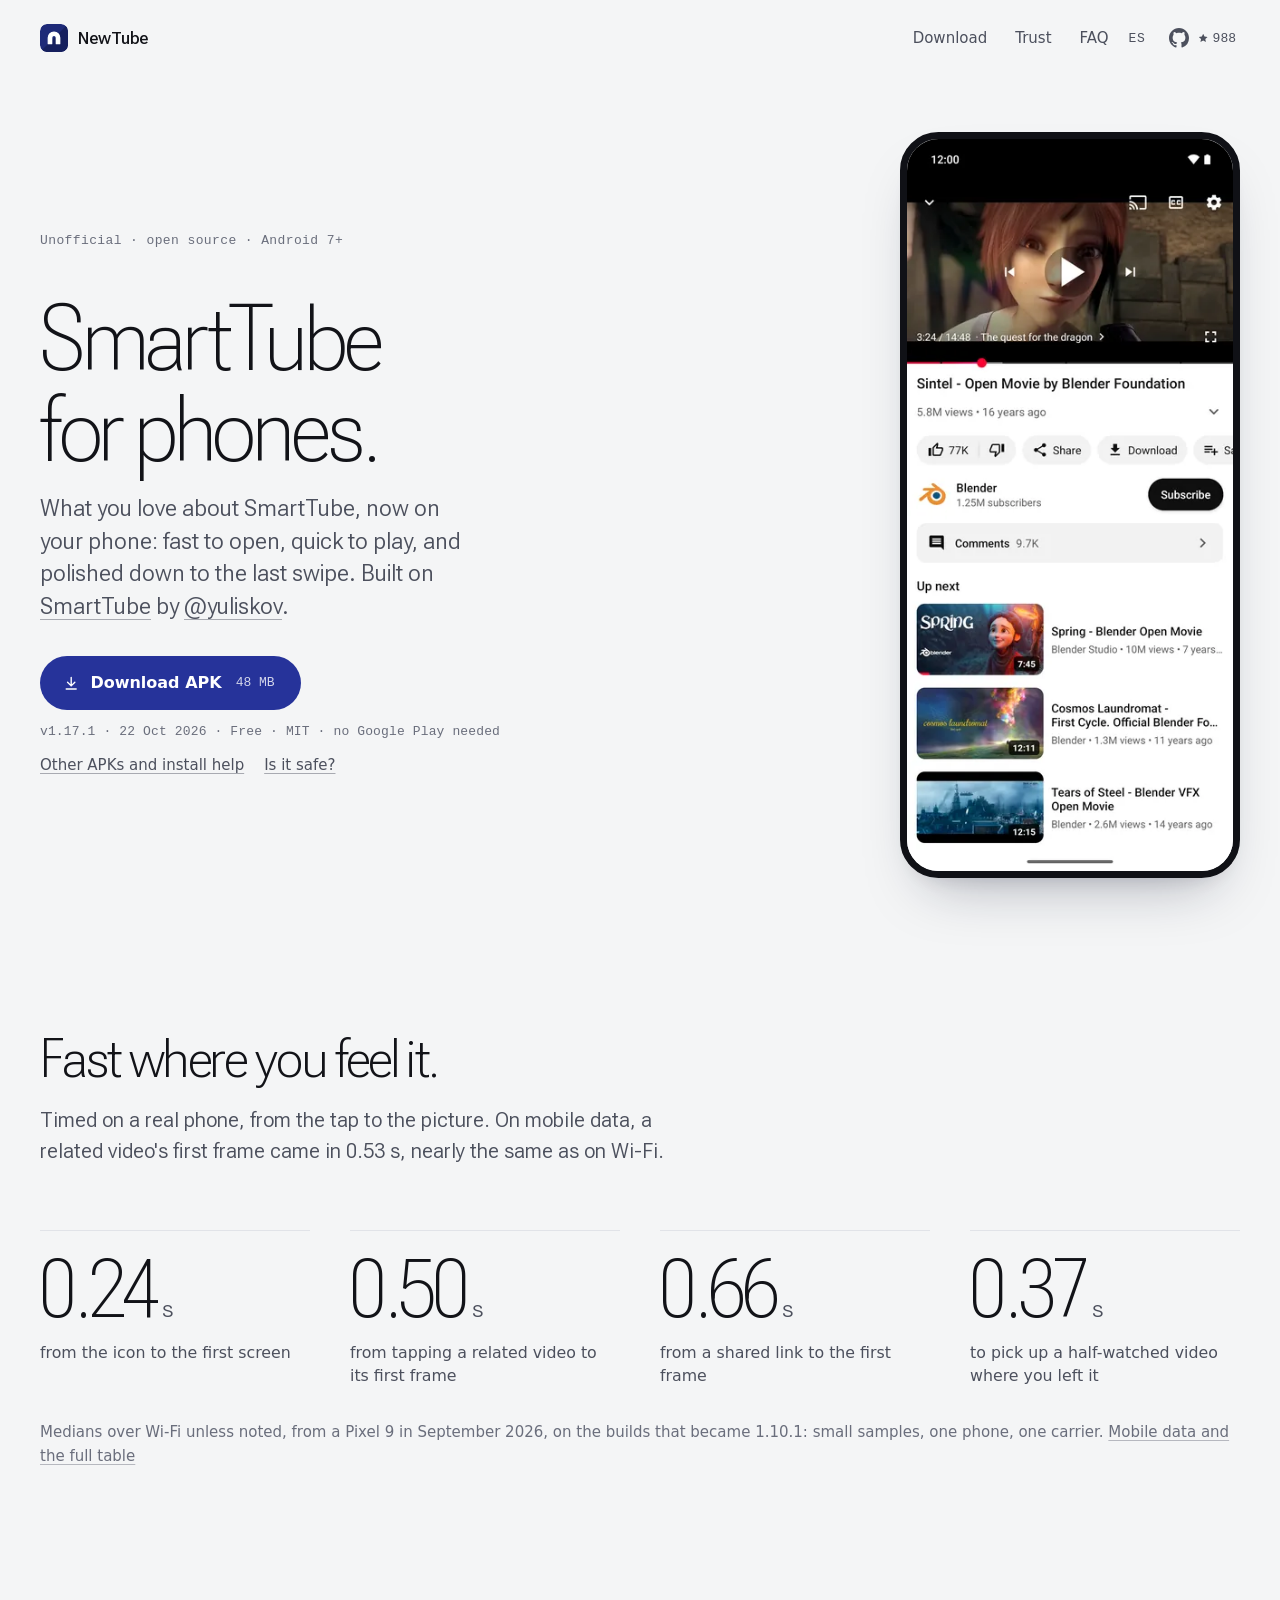
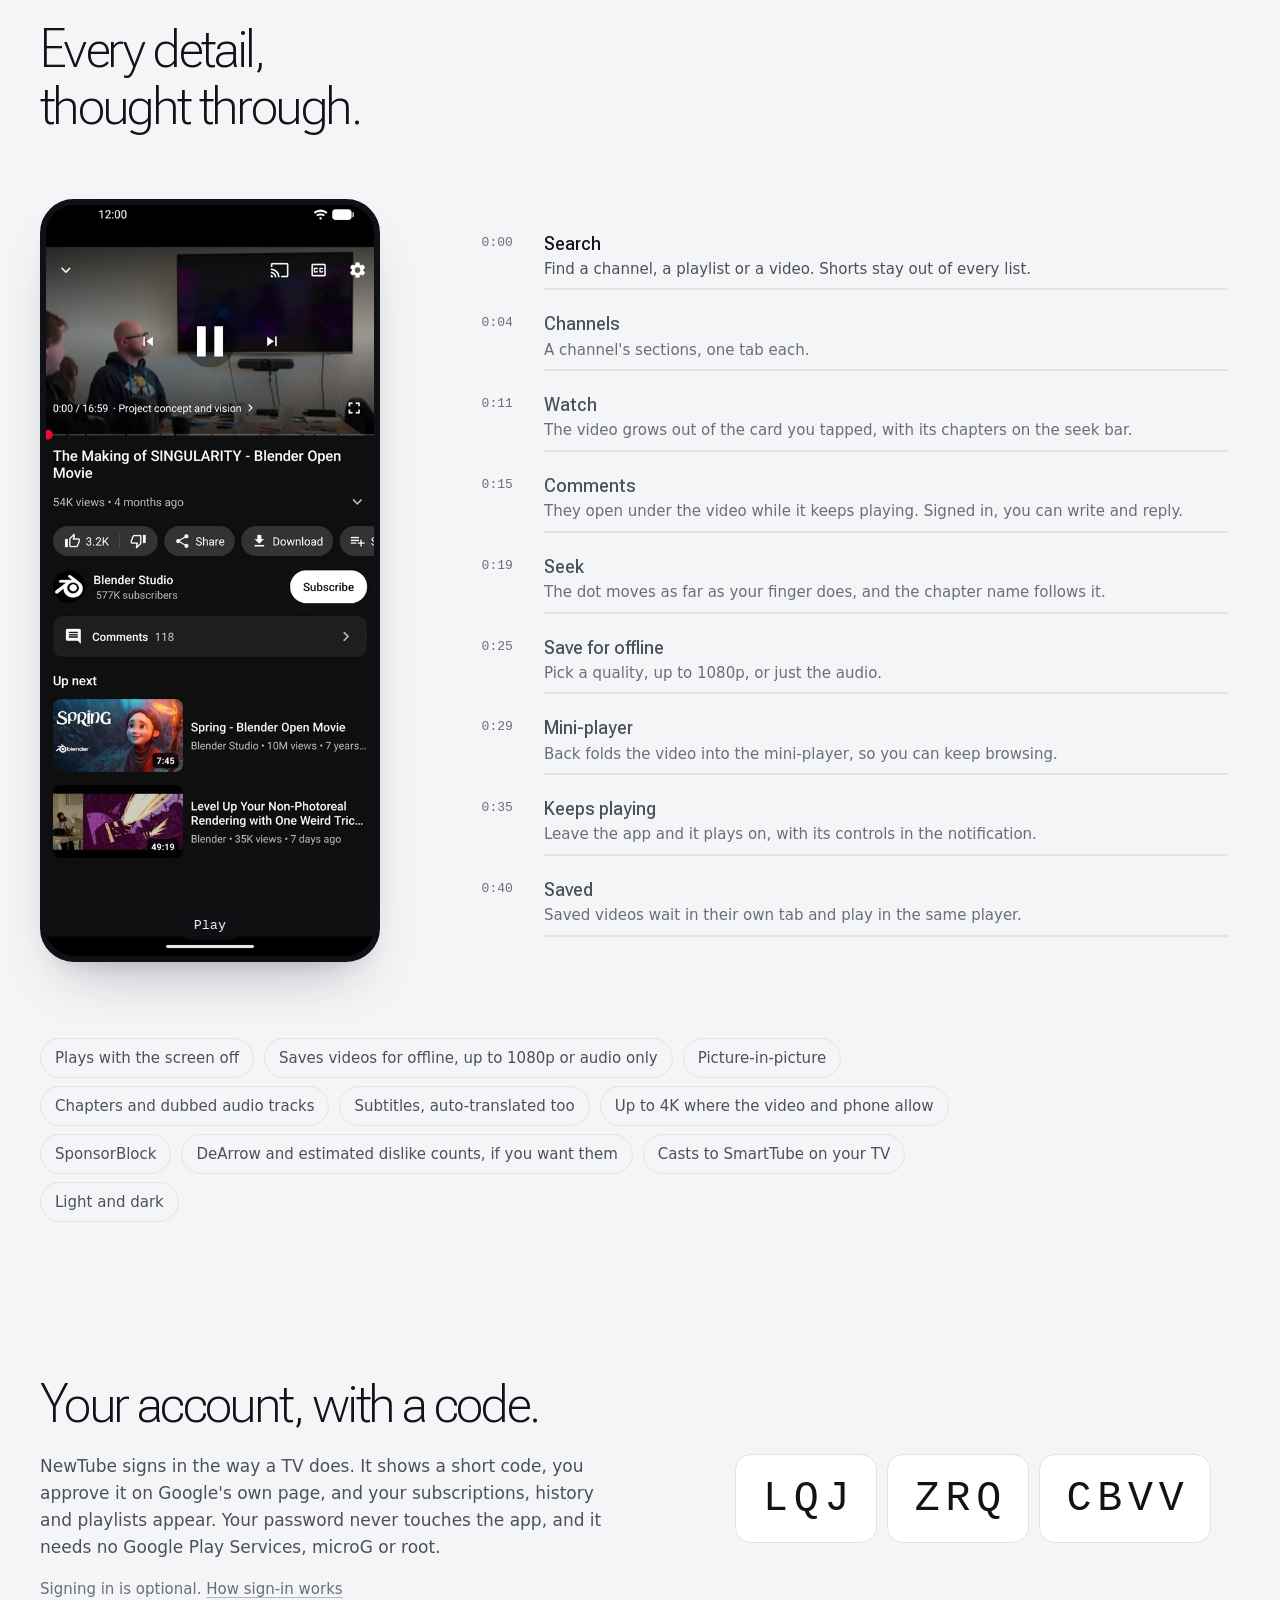
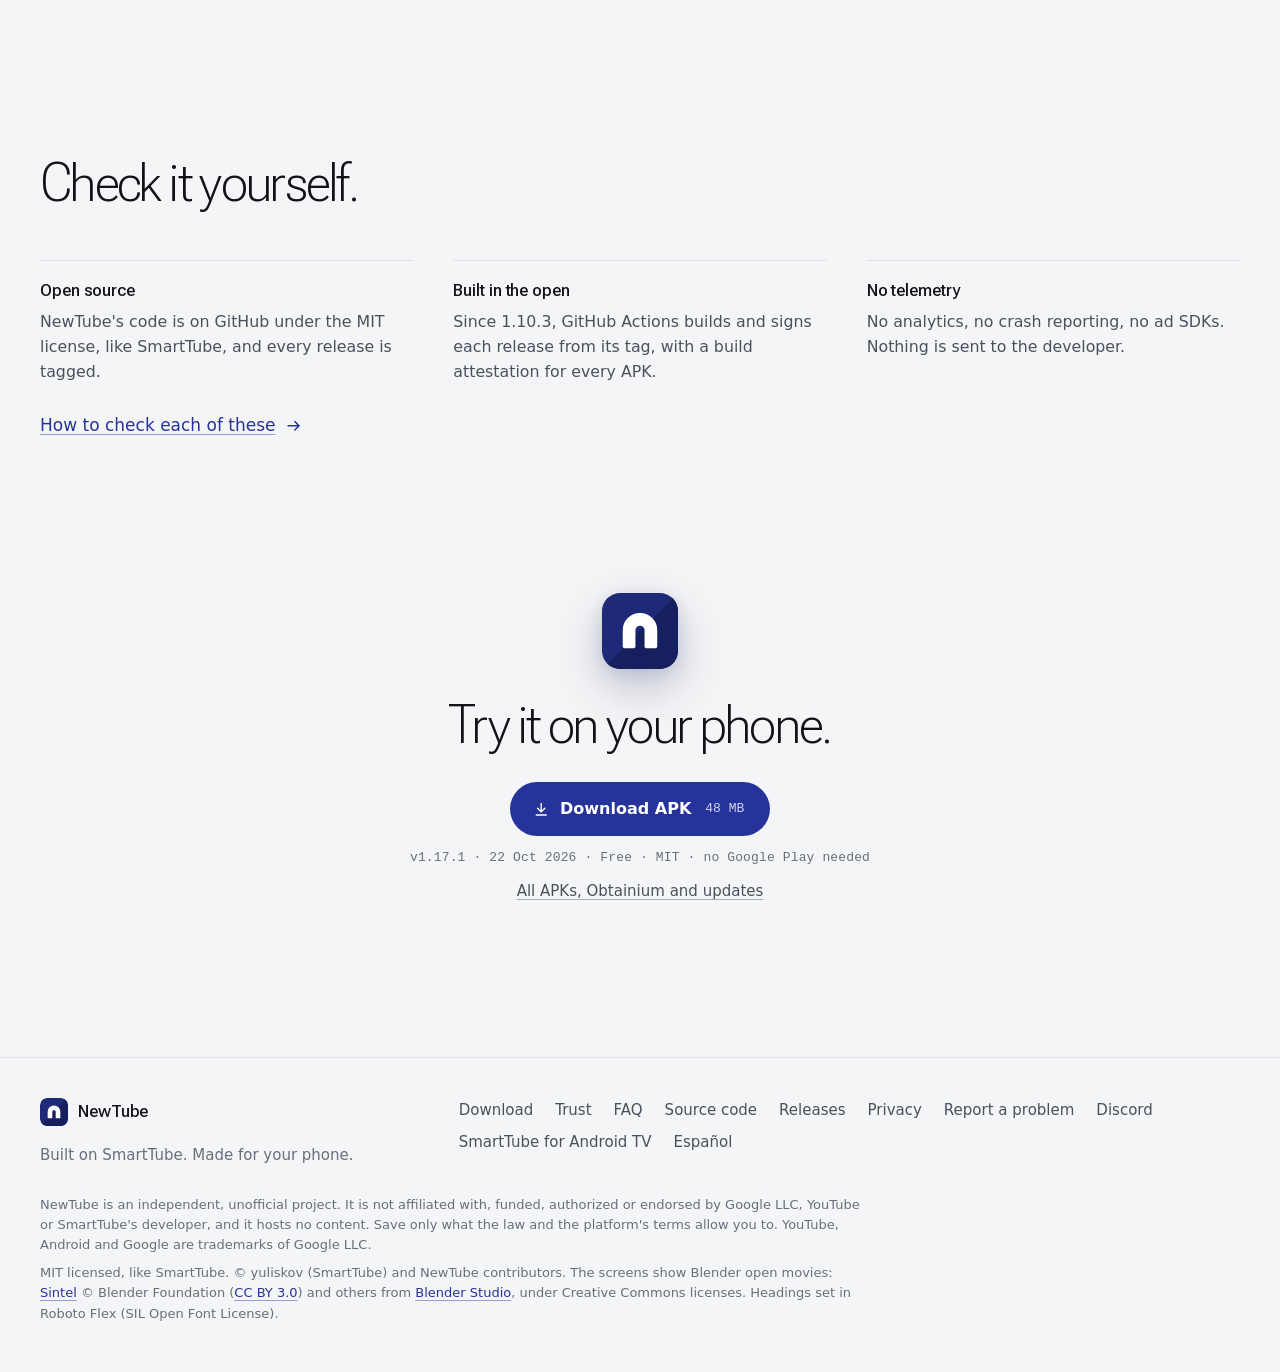
<file: index.html>
<!doctype html>
<html lang="en">
<head>
  <meta charset="utf-8">
  <meta name="viewport" content="width=device-width, initial-scale=1">
  <meta http-equiv="Content-Security-Policy" content="default-src 'self'; img-src 'self' data:; style-src 'self'; script-src 'self'; font-src 'self'; media-src 'self'; connect-src 'none'; base-uri 'none'; form-action 'none'; object-src 'none'">
  <title>NewTube: unofficial SmartTube for phones</title>
  <meta name="description" content="What you love about SmartTube, now on your phone. NewTube is an unofficial, open-source YouTube client for Android, built on SmartTube by @yuliskov: fast to open, quick to play, holds up on bad networks, and polished down to the last swipe.">
  <link rel="canonical" href="https://newtube.org/">
  <link rel="alternate" hreflang="en" href="https://newtube.org/">
  <link rel="alternate" hreflang="es" href="https://newtube.org/es/">
  <link rel="alternate" hreflang="x-default" href="https://newtube.org/">
  <meta name="robots" content="index, follow, max-image-preview:large">
  <meta name="color-scheme" content="light dark">
  <meta name="theme-color" content="#f4f5f6" media="(prefers-color-scheme: light)">
  <meta name="theme-color" content="#0d0e12" media="(prefers-color-scheme: dark)">
  <link rel="icon" href="/assets/icon.svg" type="image/svg+xml">
  <link rel="apple-touch-icon" href="/assets/apple-touch-icon.png">

  <meta property="og:type" content="website">
  <meta property="og:site_name" content="NewTube">
  <meta property="og:locale" content="en_US">
  <meta property="og:locale:alternate" content="es_ES">
  <meta property="og:url" content="https://newtube.org/">
  <meta property="og:title" content="NewTube: SmartTube for phones (unofficial)">
  <meta property="og:description" content="What you love about SmartTube, now on your phone. NewTube is an unofficial, open-source YouTube client for Android, built on SmartTube by @yuliskov: fast to open, quick to play, holds up on bad networks, and polished down to the last swipe.">
  <meta property="og:image" content="https://newtube.org/assets/og-image.jpg">
  <meta property="og:image:width" content="1280">
  <meta property="og:image:height" content="640">
  <meta property="og:image:alt" content="NewTube: SmartTube for phones. Fast, polished and open source; unofficial, built on SmartTube by @yuliskov. A phone shows the watch page playing Sintel.">
  <meta name="twitter:card" content="summary_large_image">

  <link rel="preload" href="/assets/fonts/roboto-flex-display.woff2" as="font" type="font/woff2" crossorigin>
  <link rel="stylesheet" href="/styles.css">
  <script src="/main.js" defer></script>
  <script type="application/ld+json">
{
  "@context": "https://schema.org",
  "@type": "SoftwareApplication",
  "name": "NewTube",
  "alternateName": "NewTube for Android",
  "description": "SmartTube for phones, unofficial: an open-source YouTube client for Android phones and tablets, built on SmartTube by @yuliskov.",
  "inLanguage": "en",
  "applicationCategory": "MultimediaApplication",
  "applicationSubCategory": "YouTube client",
  "operatingSystem": "Android 7.0 or newer",
  "softwareRequirements": "Android 7.0 or newer; no Google Play Services needed",
  "url": "https://newtube.org/",
  "downloadUrl": "https://github.com/aleixrodriala/newtube/releases/latest",
  "codeRepository": "https://github.com/aleixrodriala/newtube",
  "image": "https://newtube.org/assets/icon-512.png",
  "screenshot": [
    "https://newtube.org/assets/screens/watch-720.webp",
    "https://newtube.org/assets/screens/downloads-720.webp"
  ],
  "license": "https://opensource.org/licenses/MIT",
  "isAccessibleForFree": true,
  "offers": {
    "@type": "Offer",
    "price": "0",
    "priceCurrency": "USD"
  },
  "author": {
    "@type": "Person",
    "name": "aleixrodriala",
    "url": "https://github.com/aleixrodriala"
  },
  "isBasedOn": {
    "@type": "SoftwareApplication",
    "name": "SmartTube",
    "url": "https://github.com/yuliskov/SmartTube",
    "author": {
      "@type": "Person",
      "name": "yuliskov",
      "url": "https://github.com/yuliskov"
    }
  },
  "featureList": [
    "Sign in with a code, without microG, GmsCore or root",
    "Background playback, picture-in-picture and a mini-player",
    "Save for offline up to 1080p, or keep only the audio",
    "SponsorBlock, DeArrow and Return YouTube Dislike",
    "Cast to SmartTube on your TV"
  ]
}
  </script>
</head>
<body class="page-index">
  <a class="skip" href="#main">Skip to content</a>

  <svg class="sprite" aria-hidden="true" focusable="false">
    <symbol id="i-down" viewBox="0 0 24 24"><path d="M12 4.5v11m-4.75-4.75L12 15.5l4.75-4.75M5.5 19.5h13"/></symbol>
    <symbol id="i-arrow" viewBox="0 0 24 24"><path d="M5 12h13.5m-5.25-5.25L18.5 12l-5.25 5.25"/></symbol>
    <symbol id="i-copy" viewBox="0 0 24 24"><rect x="8.5" y="8.5" width="11" height="11" rx="2.25"/><path d="M15.5 8.5v-2a2 2 0 0 0-2-2h-7a2 2 0 0 0-2 2v7a2 2 0 0 0 2 2h2"/></symbol>
    <symbol id="i-star" viewBox="0 0 24 24"><path class="fill" d="M12 3.3l2.55 5.47 6 .72-4.43 4.1 1.17 5.92L12 16.56l-5.29 2.95 1.17-5.92-4.43-4.1 6-.72z"/></symbol>
    <symbol id="i-github" viewBox="0 0 16 16"><path class="fill" d="M8 0C3.58 0 0 3.58 0 8c0 3.54 2.29 6.53 5.47 7.59.4.07.55-.17.55-.38 0-.19-.01-.82-.01-1.49-2.01.37-2.53-.49-2.69-.94-.09-.23-.48-.94-.82-1.13-.28-.15-.68-.52-.01-.53.63-.01 1.08.58 1.23.82.72 1.21 1.87.87 2.33.66.07-.52.28-.87.51-1.07-1.78-.2-3.64-.89-3.64-3.95 0-.87.31-1.59.82-2.15-.08-.2-.36-1.02.08-2.12 0 0 .67-.21 2.2.82.64-.18 1.32-.27 2-.27.68 0 1.36.09 2 .27 1.53-1.04 2.2-.82 2.2-.82.44 1.1.16 1.92.08 2.12.51.56.82 1.27.82 2.15 0 3.07-1.87 3.75-3.65 3.95.29.25.54.73.54 1.48 0 1.07-.01 1.93-.01 2.2 0 .21.15.46.55.38A8.01 8.01 0 0 0 16 8c0-4.42-3.58-8-8-8Z"/></symbol>
  </svg>

  <header class="site-header">
    <div class="wrap bar">
      <a class="brand" href="/"><img src="/assets/icon.svg" width="28" height="28" alt=""><span>NewTube</span></a>
      <nav class="nav" aria-label="Main">
        <ul>
          <li><a href="/download/">Download</a></li>
          <li><a href="/trust/">Trust</a></li>
          <li><a href="/faq/">FAQ</a></li>
        </ul>
      </nav>
      <a class="lang" href="/es/" hreflang="es" lang="es" title="Leer en español">ES</a>
      <a class="gh" href="https://github.com/aleixrodriala/newtube"><svg aria-hidden="true"><use href="#i-github"/></svg><span class="visually-hidden">NewTube's source code on GitHub</span><span class="gh-stars" data-stars="988"><svg class="i fill" aria-hidden="true"><use href="#i-star"/></svg>988<span class="visually-hidden"> stars</span></span></a>
    </div>
  </header>

  <main id="main">
<section class="hero" aria-labelledby="hero-title">
      <div class="wrap hero-grid">
        <div class="hero-text">
          <p class="kicker">Unofficial · open source · Android 7+</p>
          <h1 id="hero-title">SmartTube for phones.</h1>
          <p class="lead">What you love about SmartTube, now on your phone: fast to open, quick to play, and polished down to the last swipe. Built on <a href="https://github.com/yuliskov/SmartTube">SmartTube</a> by <a href="https://github.com/yuliskov">@yuliskov</a>.</p>
          <div class="get">
            <a class="btn" href="https://github.com/aleixrodriala/newtube/releases/download/v1.17.1/NewTube_1.17.1_arm64-v8a.apk">
              <svg class="i" aria-hidden="true"><use href="#i-down"/></svg>Download APK<span class="btn-size">48 MB</span>
            </a>
            <p class="get-meta"><span class="rl">v1.17.1 · 22 Oct 2026</span>Free · MIT · no Google Play needed</p>
            <p class="get-more">
              <a href="/download/">Other APKs and install help</a>
              <a href="/trust/">Is it safe?</a>
            </p>
          </div>
        </div>
        <figure class="hero-phone">
          <picture>
            <source media="(prefers-color-scheme: dark)" srcset="/assets/screens/watch-360.webp 360w, /assets/screens/watch-720.webp 720w" sizes="(min-width: 900px) 330px, 260px">
            <img src="/assets/screens/light-720.webp" srcset="/assets/screens/light-360.webp 360w, /assets/screens/light-720.webp 720w" sizes="(min-width: 900px) 330px, 260px" width="720" height="1616" alt="NewTube's watch page playing Sintel, with chapters on the seek bar, the comments row and Up next" fetchpriority="high">
          </picture>
        </figure>
      </div>
    </section>

    <section class="speed" id="speed" aria-labelledby="speed-title">
      <div class="wrap">
        <h2 id="speed-title">Fast where you feel it.</h2>
        <p class="section-lead">Timed on a real phone, from the tap to the picture. On mobile data, a related video's first frame came in 0.53 s, nearly the same as on Wi-Fi.</p>
        <ul class="stats">
          <li><p class="stat"><span class="n">0.24</span> s</p><p class="stat-label">from the icon to the first screen</p></li>
          <li><p class="stat"><span class="n">0.50</span> s</p><p class="stat-label">from tapping a related video to its first frame</p></li>
          <li><p class="stat"><span class="n">0.66</span> s</p><p class="stat-label">from a shared link to the first frame</p></li>
          <li><p class="stat"><span class="n">0.37</span> s</p><p class="stat-label">to pick up a half-watched video where you left it</p></li>
        </ul>
        <p class="quiet">Medians over Wi-Fi unless noted, from a Pixel 9 in September 2026, on the builds that became 1.10.1: small samples, one phone, one carrier. <a href="/trust/#speed">Mobile data and the full table</a></p>
      </div>
    </section>


    <section class="demo" id="features" aria-labelledby="demo-title">
      <div class="wrap">
        <h2 id="demo-title">Every detail, thought through.</h2>
        <div class="demo-grid" data-demo>
          <div class="device">
            <video data-demo-video src="/assets/video/demo.mp4" poster="/assets/video/demo-poster.webp" width="540" height="1212" muted loop playsinline preload="none"
                   aria-label="A short clip of NewTube: search, a channel, the watch page, comments, a seek, saving for offline, the mini-player, playing on outside the app and the saved videos"></video>
            <button class="play" type="button" data-demo-toggle aria-pressed="false">Play</button>
          </div>
          <ol class="chapters">
            <li><button type="button" data-start="0" data-end="4.62">
              <span class="ts">0:00</span><span class="ch">Search</span>
              <span class="cd">Find a channel, a playlist or a video. Shorts stay out of every list.</span>
              <span class="ch-bar" aria-hidden="true"><i></i></span></button></li>
            <li><button type="button" data-start="4.62" data-end="11.08">
              <span class="ts">0:04</span><span class="ch">Channels</span>
              <span class="cd">A channel's sections, one tab each.</span>
              <span class="ch-bar" aria-hidden="true"><i></i></span></button></li>
            <li><button type="button" data-start="11.08" data-end="15.54">
              <span class="ts">0:11</span><span class="ch">Watch</span>
              <span class="cd">The video grows out of the card you tapped, with its chapters on the seek bar.</span>
              <span class="ch-bar" aria-hidden="true"><i></i></span></button></li>
            <li><button type="button" data-start="15.54" data-end="19.24">
              <span class="ts">0:15</span><span class="ch">Comments</span>
              <span class="cd">They open under the video while it keeps playing. Signed in, you can write and reply.</span>
              <span class="ch-bar" aria-hidden="true"><i></i></span></button></li>
            <li><button type="button" data-start="19.24" data-end="25.61">
              <span class="ts">0:19</span><span class="ch">Seek</span>
              <span class="cd">The dot moves as far as your finger does, and the chapter name follows it.</span>
              <span class="ch-bar" aria-hidden="true"><i></i></span></button></li>
            <li><button type="button" data-start="25.61" data-end="29.47">
              <span class="ts">0:25</span><span class="ch">Save for offline</span>
              <span class="cd">Pick a quality, up to 1080p, or just the audio.</span>
              <span class="ch-bar" aria-hidden="true"><i></i></span></button></li>
            <li><button type="button" data-start="29.47" data-end="35.7">
              <span class="ts">0:29</span><span class="ch">Mini-player</span>
              <span class="cd">Back folds the video into the mini-player, so you can keep browsing.</span>
              <span class="ch-bar" aria-hidden="true"><i></i></span></button></li>
            <li><button type="button" data-start="35.7" data-end="40.39">
              <span class="ts">0:35</span><span class="ch">Keeps playing</span>
              <span class="cd">Leave the app and it plays on, with its controls in the notification.</span>
              <span class="ch-bar" aria-hidden="true"><i></i></span></button></li>
            <li><button type="button" data-start="40.39" data-end="43.83">
              <span class="ts">0:40</span><span class="ch">Saved</span>
              <span class="cd">Saved videos wait in their own tab and play in the same player.</span>
              <span class="ch-bar" aria-hidden="true"><i></i></span></button></li>
          </ol>
        </div>
        <ul class="also" aria-label="Also in NewTube">
          <li>Plays with the screen off</li>
          <li>Saves videos for offline, up to 1080p or audio only</li>
          <li>Picture-in-picture</li>
          <li>Chapters and dubbed audio tracks</li>
          <li>Subtitles, auto-translated too</li>
          <li>Up to 4K where the video and phone allow</li>
          <li>SponsorBlock</li>
          <li>DeArrow and estimated dislike counts, if you want them</li>
          <li>Casts to SmartTube on your TV</li>
          <li>Light and dark</li>
        </ul>
      </div>
    </section>

    <section class="signin" id="account" aria-labelledby="signin-title">
      <div class="wrap signin-grid">
        <div>
          <h2 id="signin-title">Your account, with a code.</h2>
          <p>NewTube signs in the way a TV does. It shows a short code, you approve it on Google's own page, and your subscriptions, history and playlists appear. Your password never touches the app, and it needs no Google Play Services, microG or root.</p>
          <p class="quiet">Signing in is optional. <a href="/faq/#sign-in">How sign-in works</a></p>
        </div>
        <p class="code" aria-hidden="true"><span>LQJ</span><span>ZRQ</span><span>CBVV</span></p>
      </div>
    </section>

    <section class="trust-sum" aria-labelledby="trust-title">
      <div class="wrap">
        <h2 id="trust-title">Check it yourself.</h2>
        <ul class="facts">
          <li><h3>Open source</h3><p>NewTube's code is on GitHub under the MIT license, like SmartTube, and every release is tagged.</p></li>
          <li><h3>Built in the open</h3><p>Since 1.10.3, GitHub Actions builds and signs each release from its tag, with a build attestation for every APK.</p></li>
          <li><h3>No telemetry</h3><p>No analytics, no crash reporting, no ad SDKs. Nothing is sent to the developer.</p></li>
        </ul>
        <p class="more"><a href="/trust/">How to check each of these <svg class="i" aria-hidden="true"><use href="#i-arrow"/></svg></a></p>
      </div>
    </section>

    <section class="end" aria-labelledby="end-title">
      <div class="wrap">
        <img class="end-icon" src="/assets/icon.svg" width="76" height="76" alt="">
        <h2 id="end-title">Try it on your phone.</h2>
        <div class="get">
          <a class="btn" href="https://github.com/aleixrodriala/newtube/releases/download/v1.17.1/NewTube_1.17.1_arm64-v8a.apk">
            <svg class="i" aria-hidden="true"><use href="#i-down"/></svg>Download APK<span class="btn-size">48 MB</span>
          </a>
          <p class="get-meta"><span class="rl">v1.17.1 · 22 Oct 2026</span>Free · MIT · no Google Play needed</p>
          <p class="get-more"><a href="/download/">All APKs, Obtainium and updates</a></p>
        </div>
      </div>
    </section>

  </main>

  <footer class="site-footer">
    <div class="wrap foot">
      <div class="foot-brand">
        <a class="brand" href="/"><img src="/assets/icon.svg" width="28" height="28" alt=""><span>NewTube</span></a>
        <p>Built on SmartTube. Made for your phone.</p>
      </div>
      <nav aria-label="Footer">
        <ul class="foot-links">
          <li><a href="/download/">Download</a></li>
          <li><a href="/trust/">Trust</a></li>
          <li><a href="/faq/">FAQ</a></li>
          <li><a href="https://github.com/aleixrodriala/newtube">Source code</a></li>
          <li><a href="https://github.com/aleixrodriala/newtube/releases">Releases</a></li>
          <li><a href="https://github.com/aleixrodriala/newtube/blob/main/PRIVACY.md">Privacy</a></li>
          <li><a href="https://github.com/aleixrodriala/newtube/issues">Report a problem</a></li>
          <li><a href="https://discord.gg/xu3v6euSHq">Discord</a></li>
          <li><a href="https://github.com/yuliskov/SmartTube">SmartTube for Android TV</a></li>
          <li><a href="/es/" hreflang="es" lang="es">Español</a></li>
        </ul>
      </nav>
    </div>
    <div class="wrap fine">
      <p>NewTube is an independent, unofficial project. It is not affiliated with, funded, authorized or endorsed by Google LLC, YouTube or SmartTube's developer, and it hosts no content. Save only what the law and the platform's terms allow you to. YouTube, Android and Google are trademarks of Google LLC.</p>
      <p>MIT licensed, like SmartTube. © yuliskov (SmartTube) and NewTube contributors. The screens show Blender open movies: <a href="https://durian.blender.org/">Sintel</a> © Blender Foundation (<a href="https://creativecommons.org/licenses/by/3.0/">CC BY 3.0</a>) and others from <a href="https://studio.blender.org/films/">Blender Studio</a>, under Creative Commons licenses. Headings set in Roboto Flex (SIL Open Font License).</p>
    </div>
  </footer>
</body>
</html>
</file>
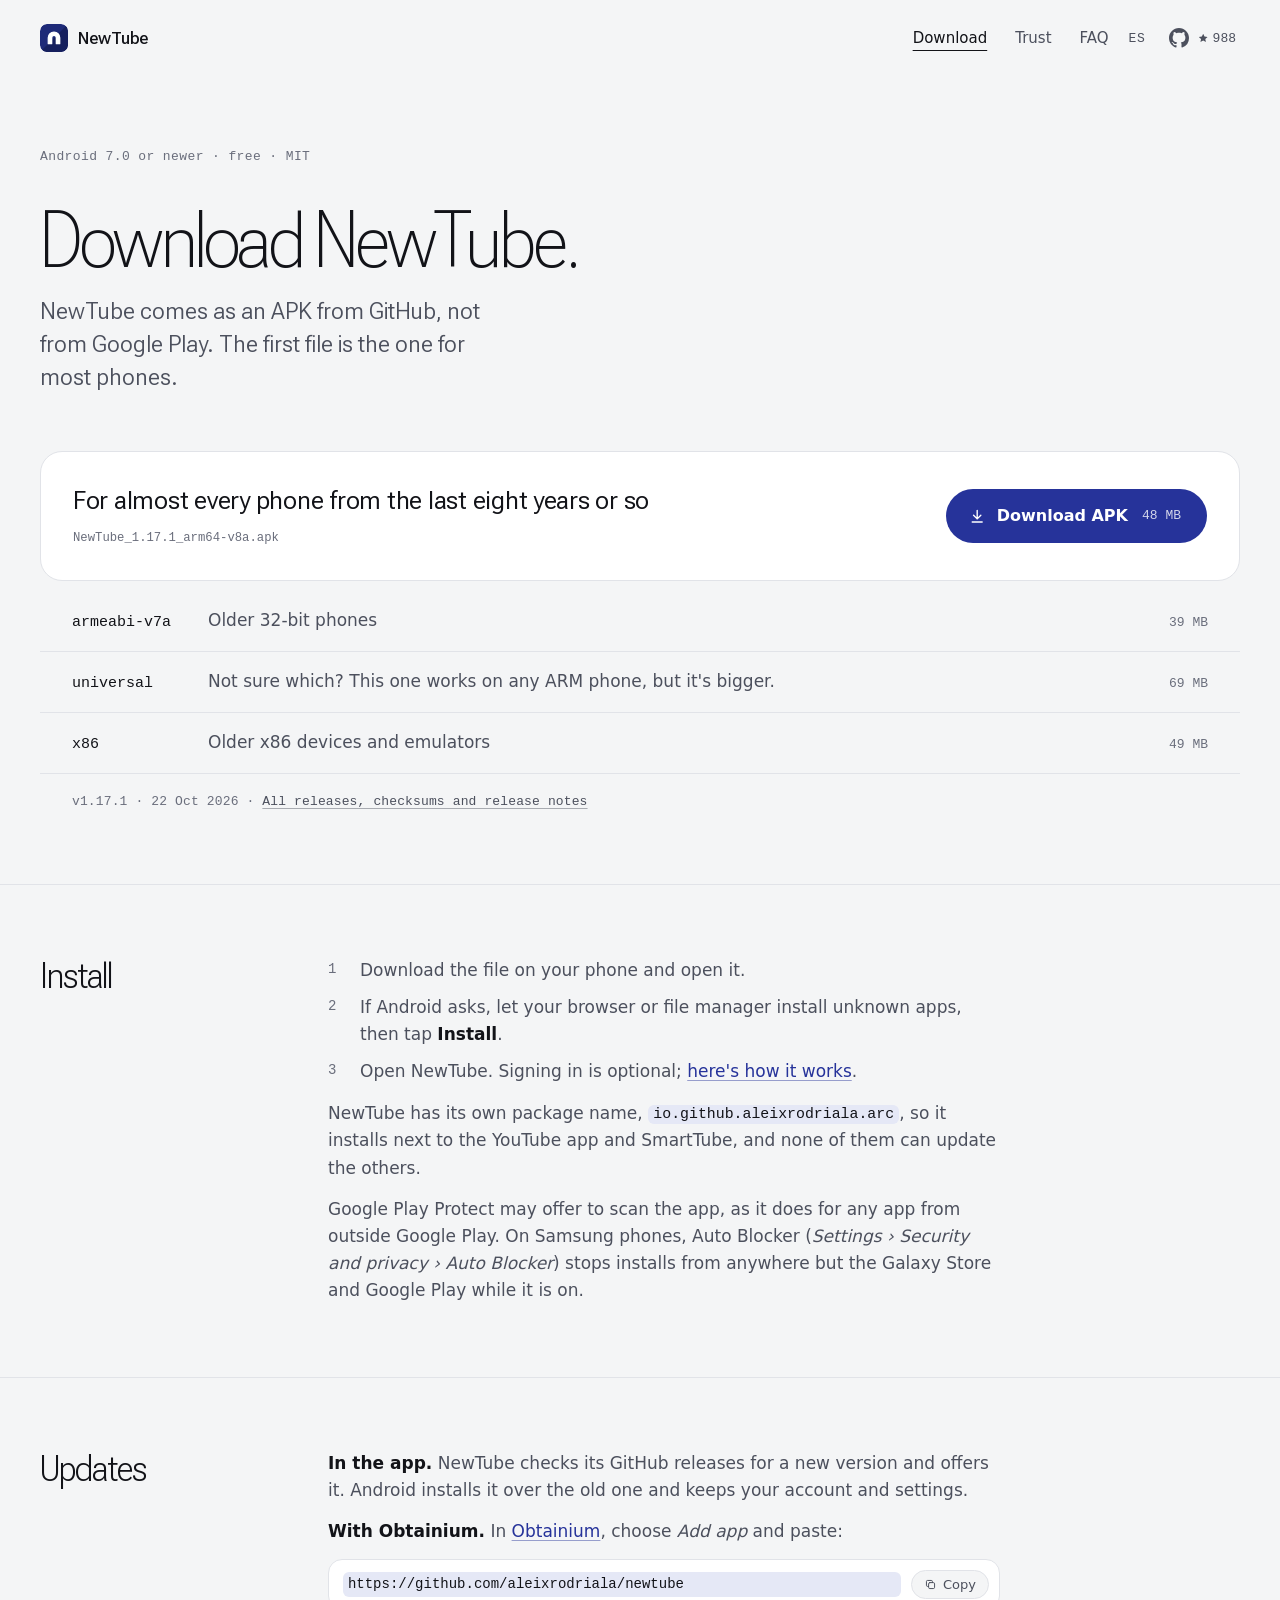
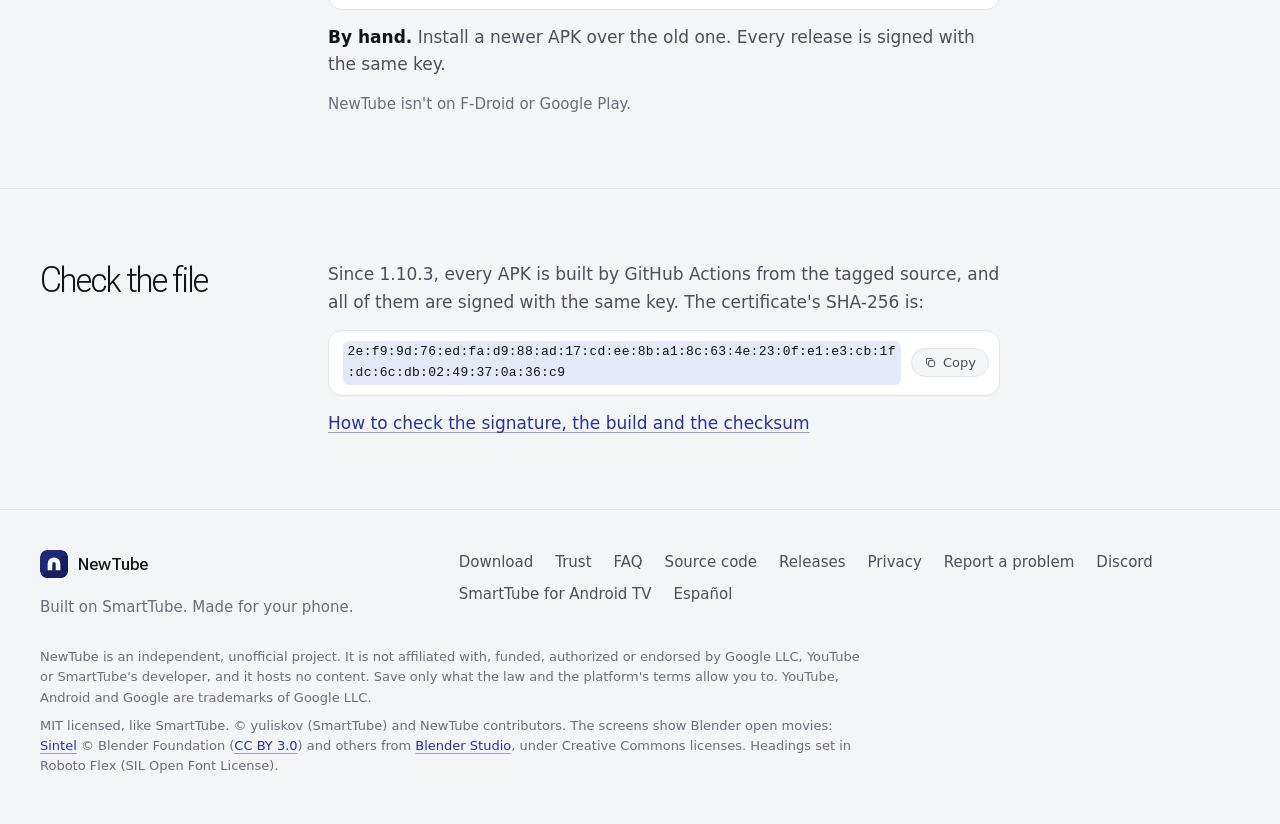
<file: download/index.html>
<!doctype html>
<html lang="en">
<head>
  <meta charset="utf-8">
  <meta name="viewport" content="width=device-width, initial-scale=1">
  <meta http-equiv="Content-Security-Policy" content="default-src 'self'; img-src 'self' data:; style-src 'self'; script-src 'self'; font-src 'self'; media-src 'self'; connect-src 'none'; base-uri 'none'; form-action 'none'; object-src 'none'">
  <title>Download NewTube for Android</title>
  <meta name="description" content="Download the NewTube APK for Android 7.0 or newer: which file to pick, how to install it, how updates work, and how to check the file.">
  <link rel="canonical" href="https://newtube.org/download/">
  <link rel="alternate" hreflang="en" href="https://newtube.org/download/">
  <link rel="alternate" hreflang="es" href="https://newtube.org/es/download/">
  <link rel="alternate" hreflang="x-default" href="https://newtube.org/download/">
  <meta name="robots" content="index, follow, max-image-preview:large">
  <meta name="color-scheme" content="light dark">
  <meta name="theme-color" content="#f4f5f6" media="(prefers-color-scheme: light)">
  <meta name="theme-color" content="#0d0e12" media="(prefers-color-scheme: dark)">
  <link rel="icon" href="/assets/icon.svg" type="image/svg+xml">
  <link rel="apple-touch-icon" href="/assets/apple-touch-icon.png">

  <meta property="og:type" content="website">
  <meta property="og:site_name" content="NewTube">
  <meta property="og:locale" content="en_US">
  <meta property="og:locale:alternate" content="es_ES">
  <meta property="og:url" content="https://newtube.org/download/">
  <meta property="og:title" content="Download NewTube for Android">
  <meta property="og:description" content="Download the NewTube APK for Android 7.0 or newer: which file to pick, how to install it, how updates work, and how to check the file.">
  <meta property="og:image" content="https://newtube.org/assets/og-image.jpg">
  <meta property="og:image:width" content="1280">
  <meta property="og:image:height" content="640">
  <meta property="og:image:alt" content="NewTube: SmartTube for phones. Fast, polished and open source; unofficial, built on SmartTube by @yuliskov. A phone shows the watch page playing Sintel.">
  <meta name="twitter:card" content="summary_large_image">

  <link rel="preload" href="/assets/fonts/roboto-flex-display.woff2" as="font" type="font/woff2" crossorigin>
  <link rel="stylesheet" href="/styles.css">
  <script src="/main.js" defer></script>
  
</head>
<body class="page-download">
  <a class="skip" href="#main">Skip to content</a>

  <svg class="sprite" aria-hidden="true" focusable="false">
    <symbol id="i-down" viewBox="0 0 24 24"><path d="M12 4.5v11m-4.75-4.75L12 15.5l4.75-4.75M5.5 19.5h13"/></symbol>
    <symbol id="i-arrow" viewBox="0 0 24 24"><path d="M5 12h13.5m-5.25-5.25L18.5 12l-5.25 5.25"/></symbol>
    <symbol id="i-copy" viewBox="0 0 24 24"><rect x="8.5" y="8.5" width="11" height="11" rx="2.25"/><path d="M15.5 8.5v-2a2 2 0 0 0-2-2h-7a2 2 0 0 0-2 2v7a2 2 0 0 0 2 2h2"/></symbol>
    <symbol id="i-star" viewBox="0 0 24 24"><path class="fill" d="M12 3.3l2.55 5.47 6 .72-4.43 4.1 1.17 5.92L12 16.56l-5.29 2.95 1.17-5.92-4.43-4.1 6-.72z"/></symbol>
    <symbol id="i-github" viewBox="0 0 16 16"><path class="fill" d="M8 0C3.58 0 0 3.58 0 8c0 3.54 2.29 6.53 5.47 7.59.4.07.55-.17.55-.38 0-.19-.01-.82-.01-1.49-2.01.37-2.53-.49-2.69-.94-.09-.23-.48-.94-.82-1.13-.28-.15-.68-.52-.01-.53.63-.01 1.08.58 1.23.82.72 1.21 1.87.87 2.33.66.07-.52.28-.87.51-1.07-1.78-.2-3.64-.89-3.64-3.95 0-.87.31-1.59.82-2.15-.08-.2-.36-1.02.08-2.12 0 0 .67-.21 2.2.82.64-.18 1.32-.27 2-.27.68 0 1.36.09 2 .27 1.53-1.04 2.2-.82 2.2-.82.44 1.1.16 1.92.08 2.12.51.56.82 1.27.82 2.15 0 3.07-1.87 3.75-3.65 3.95.29.25.54.73.54 1.48 0 1.07-.01 1.93-.01 2.2 0 .21.15.46.55.38A8.01 8.01 0 0 0 16 8c0-4.42-3.58-8-8-8Z"/></symbol>
  </svg>

  <header class="site-header">
    <div class="wrap bar">
      <a class="brand" href="/"><img src="/assets/icon.svg" width="28" height="28" alt=""><span>NewTube</span></a>
      <nav class="nav" aria-label="Main">
        <ul>
          <li><a href="/download/" aria-current="page">Download</a></li>
          <li><a href="/trust/">Trust</a></li>
          <li><a href="/faq/">FAQ</a></li>
        </ul>
      </nav>
      <a class="lang" href="/es/download/" hreflang="es" lang="es" title="Leer en español">ES</a>
      <a class="gh" href="https://github.com/aleixrodriala/newtube"><svg aria-hidden="true"><use href="#i-github"/></svg><span class="visually-hidden">NewTube's source code on GitHub</span><span class="gh-stars" data-stars="988"><svg class="i fill" aria-hidden="true"><use href="#i-star"/></svg>988<span class="visually-hidden"> stars</span></span></a>
    </div>
  </header>

  <main id="main">
<section class="page-head">
      <div class="wrap">
        <p class="kicker">Android 7.0 or newer · free · MIT</p>
        <h1>Download NewTube.</h1>
        <p class="lead">NewTube comes as an APK from GitHub, not from Google Play. The first file is the one for most phones.</p>
      </div>
    </section>

    <section class="block" aria-labelledby="pick-title">
      <div class="wrap">
        <h2 id="pick-title" class="visually-hidden">Pick a file</h2>
        <div class="apk-main">
          <div>
            <p class="apk-for">For almost every phone from the last eight years or so</p>
            <p class="apk-name"><code>NewTube_1.17.1_arm64-v8a.apk</code></p>
          </div>
          <a class="btn" href="https://github.com/aleixrodriala/newtube/releases/download/v1.17.1/NewTube_1.17.1_arm64-v8a.apk">
            <svg class="i" aria-hidden="true"><use href="#i-down"/></svg>Download APK<span class="btn-size">48 MB</span>
          </a>
        </div>
        <ul class="apk-list" aria-label="Other files">
          <li><a href="https://github.com/aleixrodriala/newtube/releases/download/v1.17.1/NewTube_1.17.1_armeabi-v7a.apk"><code>armeabi-v7a</code><span>Older 32-bit phones</span><span class="sz">39 MB</span></a></li>
          <li><a href="https://github.com/aleixrodriala/newtube/releases/download/v1.17.1/NewTube_1.17.1_universal.apk"><code>universal</code><span>Not sure which? This one works on any ARM phone, but it's bigger.</span><span class="sz">69 MB</span></a></li>
          <li><a href="https://github.com/aleixrodriala/newtube/releases/download/v1.17.1/NewTube_1.17.1_x86.apk"><code>x86</code><span>Older x86 devices and emulators</span><span class="sz">49 MB</span></a></li>
        </ul>
        <p class="get-meta"><span class="rl">v1.17.1 · 22 Oct 2026</span><a href="https://github.com/aleixrodriala/newtube/releases">All releases, checksums and release notes</a></p>
      </div>
    </section>

    <section class="block" aria-labelledby="install-title">
      <div class="wrap two">
        <h2 id="install-title">Install</h2>
        <div class="prose">
          <ol class="steps">
            <li>Download the file on your phone and open it.</li>
            <li>If Android asks, let your browser or file manager install unknown apps, then tap <strong>Install</strong>.</li>
            <li>Open NewTube. Signing in is optional; <a href="/faq/#sign-in">here's how it works</a>.</li>
          </ol>
          <p>NewTube has its own package name, <code>io.github.aleixrodriala.arc</code>, so it installs next to the YouTube app and SmartTube, and none of them can update the others.</p>
          <p>Google Play Protect may offer to scan the app, as it does for any app from outside Google Play. On Samsung phones, Auto Blocker (<em>Settings › Security and privacy › Auto Blocker</em>) stops installs from anywhere but the Galaxy Store and Google Play while it is on.</p>
        </div>
      </div>
    </section>

    <section class="block" aria-labelledby="updates-title">
      <div class="wrap two">
        <h2 id="updates-title">Updates</h2>
        <div class="prose">
          <p><strong>In the app.</strong> NewTube checks its GitHub releases for a new version and offers it. Android installs it over the old one and keeps your account and settings.</p>
          <p><strong>With Obtainium.</strong> In <a href="https://obtainium.imranr.dev">Obtainium</a>, choose <em>Add app</em> and paste:</p>
          <div class="copy">
            <code id="repo-url">https://github.com/aleixrodriala/newtube</code>
            <button class="copy-btn" type="button" data-copy="repo-url" hidden><svg class="i" aria-hidden="true"><use href="#i-copy"/></svg><span>Copy</span></button>
          </div>
          <p><strong>By hand.</strong> Install a newer APK over the old one. Every release is signed with the same key.</p>
          <p class="quiet">NewTube isn't on F-Droid or Google Play.</p>
        </div>
      </div>
    </section>

    <section class="block" aria-labelledby="check-title">
      <div class="wrap two">
        <h2 id="check-title">Check the file</h2>
        <div class="prose">
          <p>Since 1.10.3, every APK is built by GitHub Actions from the tagged source, and all of them are signed with the same key. The certificate's SHA-256 is:</p>
          <div class="copy">
            <code id="cert-sha" class="hash">2e:f9:9d:76:ed:fa:d9:88:ad:17:cd:ee:8b:a1:8c:63:4e:23:0f:e1:e3:cb:1f:dc:6c:db:02:49:37:0a:36:c9</code>
            <button class="copy-btn" type="button" data-copy="cert-sha" hidden><svg class="i" aria-hidden="true"><use href="#i-copy"/></svg><span>Copy</span></button>
          </div>
          <p><a href="/trust/#build">How to check the signature, the build and the checksum</a></p>
        </div>
      </div>
      <p class="visually-hidden" role="status" aria-live="polite" data-copy-status></p>
    </section>

  </main>

  <footer class="site-footer">
    <div class="wrap foot">
      <div class="foot-brand">
        <a class="brand" href="/"><img src="/assets/icon.svg" width="28" height="28" alt=""><span>NewTube</span></a>
        <p>Built on SmartTube. Made for your phone.</p>
      </div>
      <nav aria-label="Footer">
        <ul class="foot-links">
          <li><a href="/download/">Download</a></li>
          <li><a href="/trust/">Trust</a></li>
          <li><a href="/faq/">FAQ</a></li>
          <li><a href="https://github.com/aleixrodriala/newtube">Source code</a></li>
          <li><a href="https://github.com/aleixrodriala/newtube/releases">Releases</a></li>
          <li><a href="https://github.com/aleixrodriala/newtube/blob/main/PRIVACY.md">Privacy</a></li>
          <li><a href="https://github.com/aleixrodriala/newtube/issues">Report a problem</a></li>
          <li><a href="https://discord.gg/xu3v6euSHq">Discord</a></li>
          <li><a href="https://github.com/yuliskov/SmartTube">SmartTube for Android TV</a></li>
          <li><a href="/es/download/" hreflang="es" lang="es">Español</a></li>
        </ul>
      </nav>
    </div>
    <div class="wrap fine">
      <p>NewTube is an independent, unofficial project. It is not affiliated with, funded, authorized or endorsed by Google LLC, YouTube or SmartTube's developer, and it hosts no content. Save only what the law and the platform's terms allow you to. YouTube, Android and Google are trademarks of Google LLC.</p>
      <p>MIT licensed, like SmartTube. © yuliskov (SmartTube) and NewTube contributors. The screens show Blender open movies: <a href="https://durian.blender.org/">Sintel</a> © Blender Foundation (<a href="https://creativecommons.org/licenses/by/3.0/">CC BY 3.0</a>) and others from <a href="https://studio.blender.org/films/">Blender Studio</a>, under Creative Commons licenses. Headings set in Roboto Flex (SIL Open Font License).</p>
    </div>
  </footer>
</body>
</html>
</file>
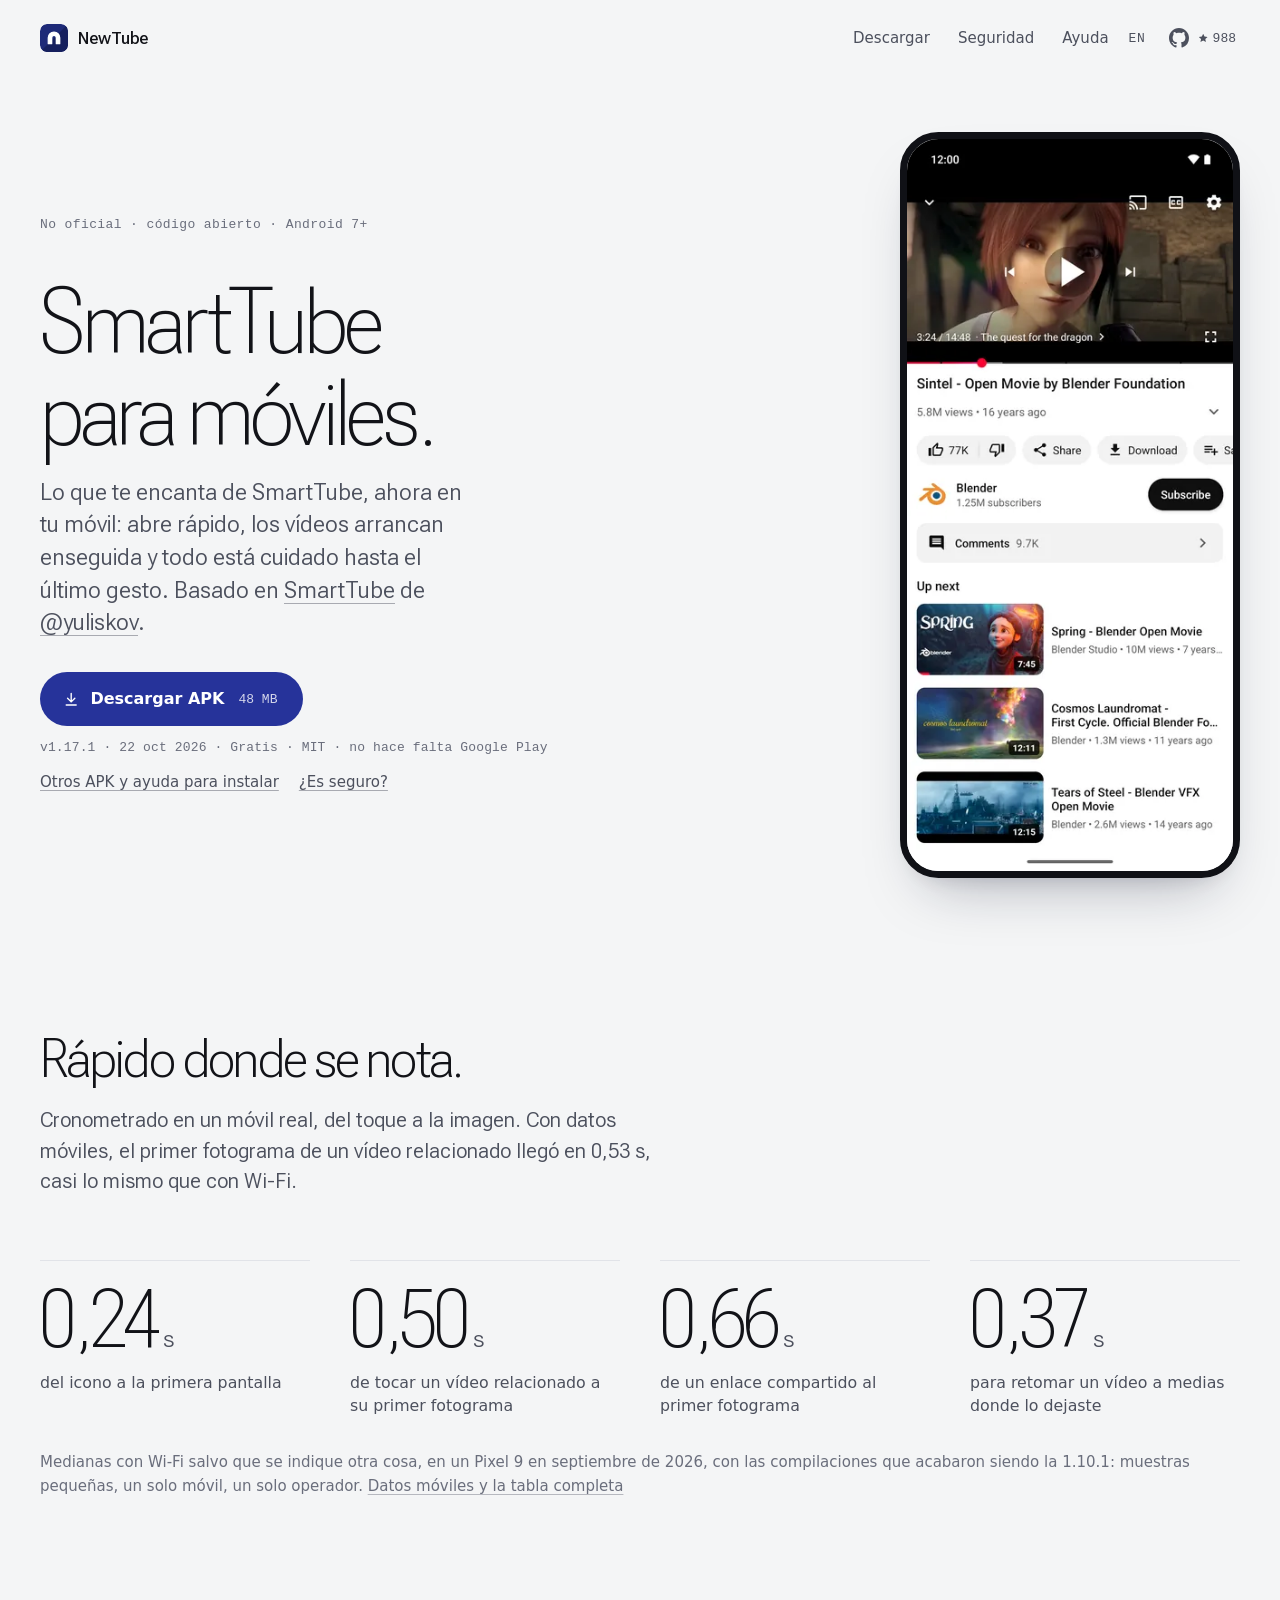
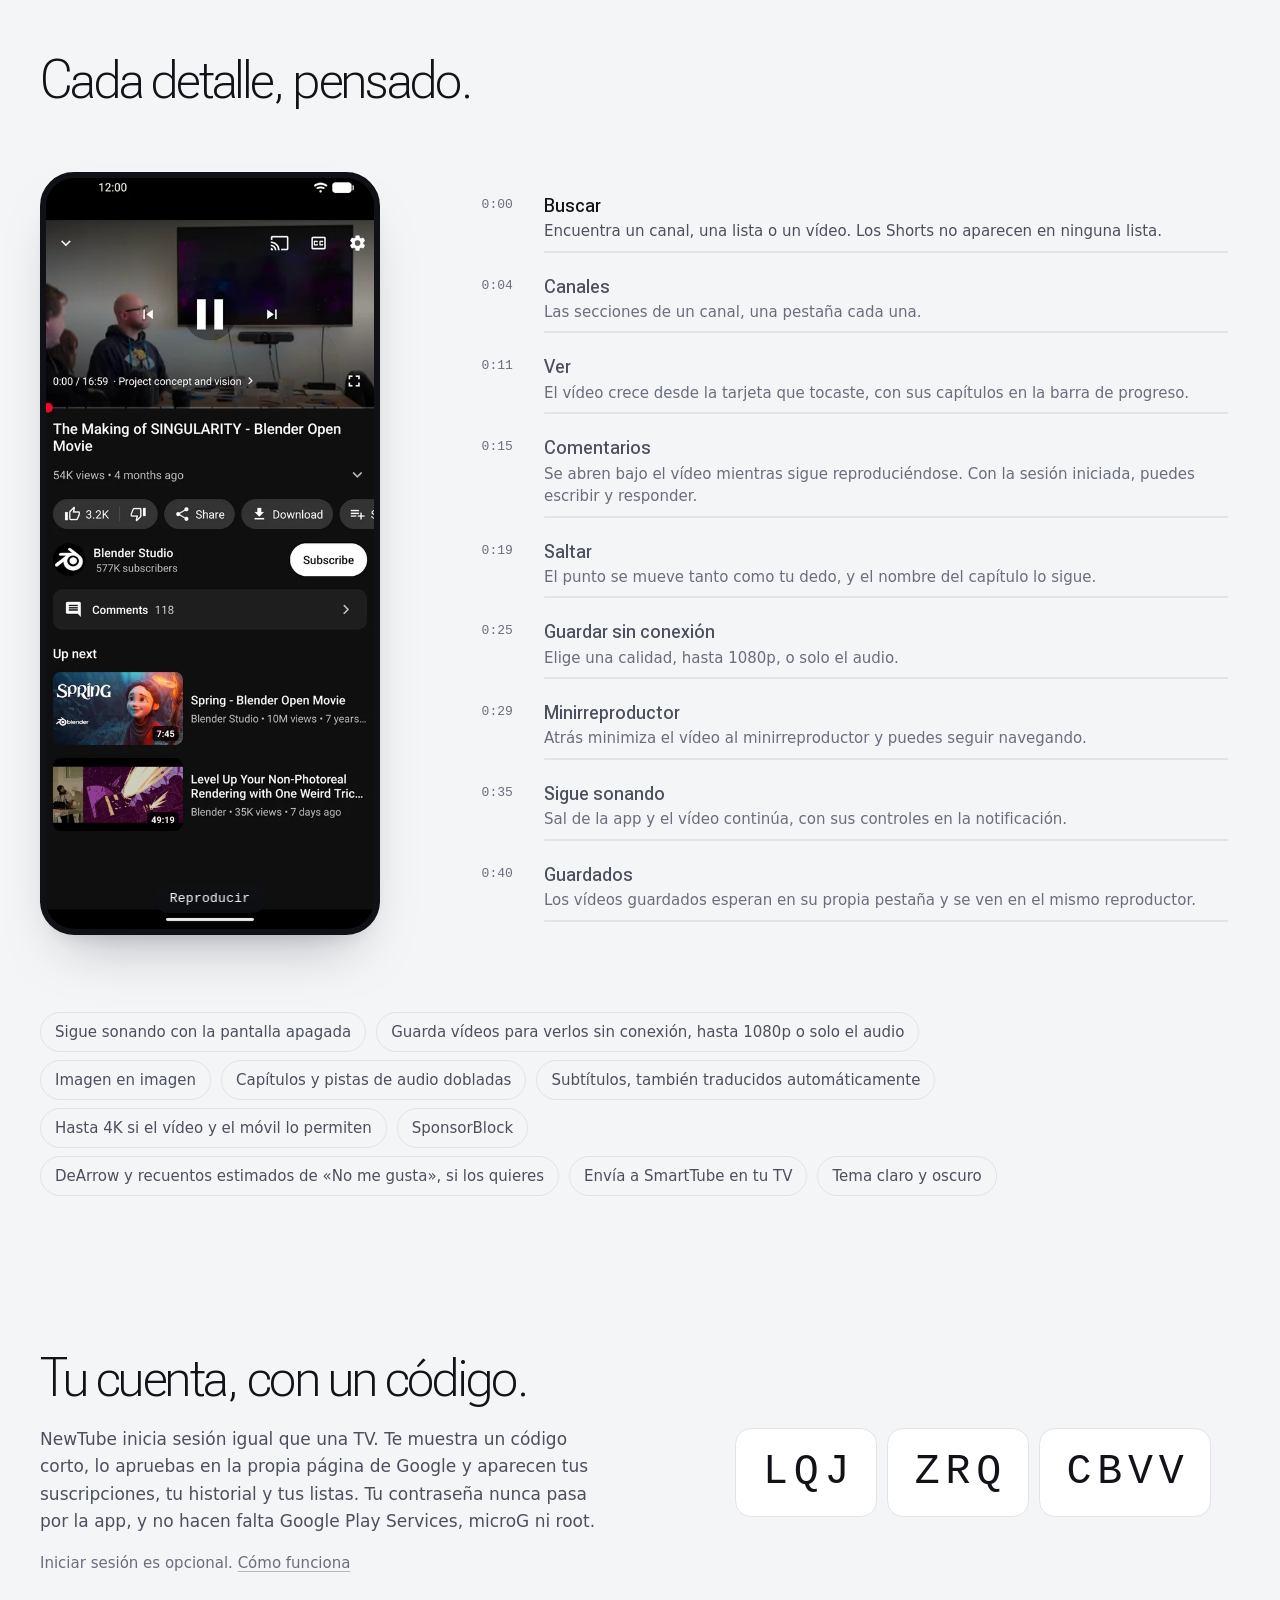
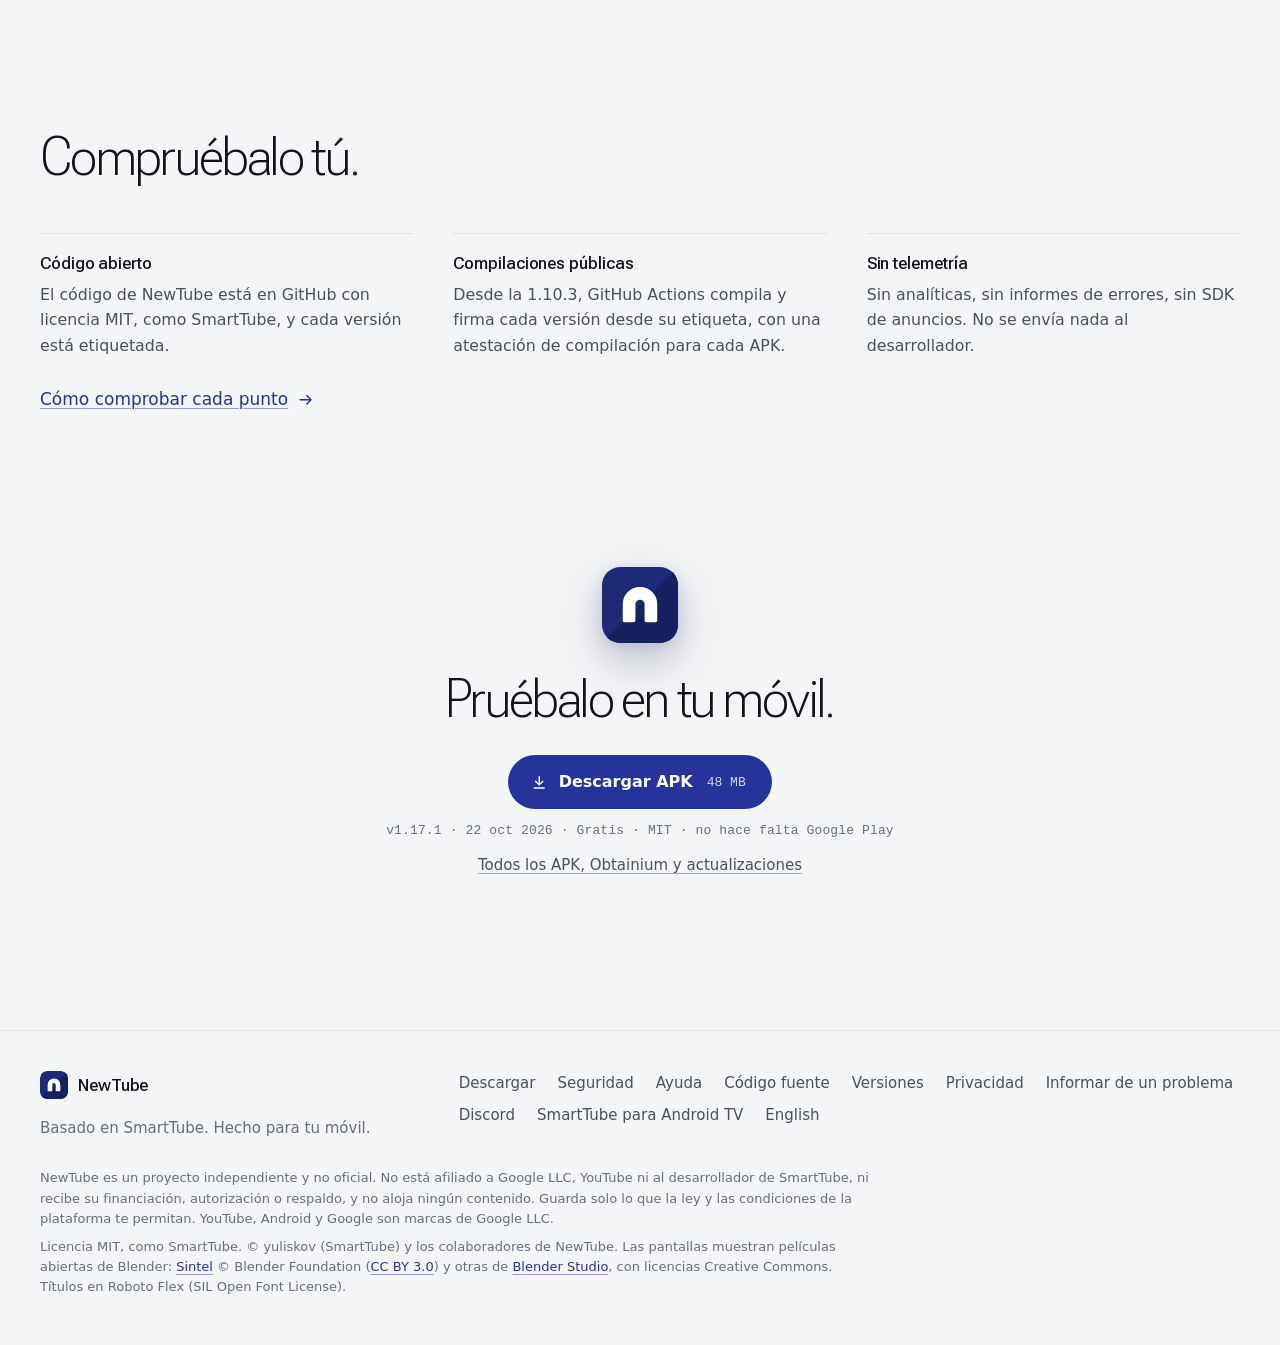
<file: es/index.html>
<!doctype html>
<html lang="es">
<head>
  <meta charset="utf-8">
  <meta name="viewport" content="width=device-width, initial-scale=1">
  <meta http-equiv="Content-Security-Policy" content="default-src 'self'; img-src 'self' data:; style-src 'self'; script-src 'self'; font-src 'self'; media-src 'self'; connect-src 'none'; base-uri 'none'; form-action 'none'; object-src 'none'">
  <title>NewTube: SmartTube para móviles, no oficial</title>
  <meta name="description" content="Lo que te encanta de SmartTube, ahora en tu móvil. NewTube es un cliente de YouTube no oficial y de código abierto para Android, basado en SmartTube de @yuliskov: abre rápido, los vídeos arrancan enseguida, aguanta en redes malas y está cuidado hasta el último gesto.">
  <link rel="canonical" href="https://newtube.org/es/">
  <link rel="alternate" hreflang="en" href="https://newtube.org/">
  <link rel="alternate" hreflang="es" href="https://newtube.org/es/">
  <link rel="alternate" hreflang="x-default" href="https://newtube.org/">
  <meta name="robots" content="index, follow, max-image-preview:large">
  <meta name="color-scheme" content="light dark">
  <meta name="theme-color" content="#f4f5f6" media="(prefers-color-scheme: light)">
  <meta name="theme-color" content="#0d0e12" media="(prefers-color-scheme: dark)">
  <link rel="icon" href="/assets/icon.svg" type="image/svg+xml">
  <link rel="apple-touch-icon" href="/assets/apple-touch-icon.png">

  <meta property="og:type" content="website">
  <meta property="og:site_name" content="NewTube">
  <meta property="og:locale" content="es_ES">
  <meta property="og:locale:alternate" content="en_US">
  <meta property="og:url" content="https://newtube.org/es/">
  <meta property="og:title" content="NewTube: SmartTube para móviles (no oficial)">
  <meta property="og:description" content="Lo que te encanta de SmartTube, ahora en tu móvil. NewTube es un cliente de YouTube no oficial y de código abierto para Android, basado en SmartTube de @yuliskov: abre rápido, los vídeos arrancan enseguida, aguanta en redes malas y está cuidado hasta el último gesto.">
  <meta property="og:image" content="https://newtube.org/assets/og-image-es.jpg">
  <meta property="og:image:width" content="1280">
  <meta property="og:image:height" content="640">
  <meta property="og:image:alt" content="NewTube: SmartTube para móviles. Rápido, cuidado y de código abierto; no oficial, basado en SmartTube de @yuliskov. Un móvil muestra la página de un vídeo con Sintel.">
  <meta name="twitter:card" content="summary_large_image">

  <link rel="preload" href="/assets/fonts/roboto-flex-display.woff2" as="font" type="font/woff2" crossorigin>
  <link rel="stylesheet" href="/styles.css">
  <script src="/main.js" defer></script>
  <script type="application/ld+json">
{
  "@context": "https://schema.org",
  "@type": "SoftwareApplication",
  "name": "NewTube",
  "alternateName": "NewTube for Android",
  "description": "SmartTube para móviles, no oficial: un cliente de YouTube de código abierto para móviles y tabletas Android, basado en SmartTube de @yuliskov.",
  "inLanguage": "es",
  "applicationCategory": "MultimediaApplication",
  "applicationSubCategory": "YouTube client",
  "operatingSystem": "Android 7.0 or newer",
  "softwareRequirements": "Android 7.0 or newer; no Google Play Services needed",
  "url": "https://newtube.org/es/",
  "downloadUrl": "https://github.com/aleixrodriala/newtube/releases/latest",
  "codeRepository": "https://github.com/aleixrodriala/newtube",
  "image": "https://newtube.org/assets/icon-512.png",
  "screenshot": [
    "https://newtube.org/assets/screens/watch-720.webp",
    "https://newtube.org/assets/screens/downloads-720.webp"
  ],
  "license": "https://opensource.org/licenses/MIT",
  "isAccessibleForFree": true,
  "offers": {
    "@type": "Offer",
    "price": "0",
    "priceCurrency": "USD"
  },
  "author": {
    "@type": "Person",
    "name": "aleixrodriala",
    "url": "https://github.com/aleixrodriala"
  },
  "isBasedOn": {
    "@type": "SoftwareApplication",
    "name": "SmartTube",
    "url": "https://github.com/yuliskov/SmartTube",
    "author": {
      "@type": "Person",
      "name": "yuliskov",
      "url": "https://github.com/yuliskov"
    }
  },
  "featureList": [
    "Inicio de sesión con un código, sin microG, GmsCore ni root",
    "Reproducción en segundo plano, imagen en imagen y minirreproductor",
    "Guardar para ver sin conexión hasta 1080p, o solo el audio",
    "SponsorBlock, DeArrow y Return YouTube Dislike",
    "Enviar a SmartTube en tu TV"
  ]
}
  </script>
</head>
<body class="page-index">
  <a class="skip" href="#main">Saltar al contenido</a>

  <svg class="sprite" aria-hidden="true" focusable="false">
    <symbol id="i-down" viewBox="0 0 24 24"><path d="M12 4.5v11m-4.75-4.75L12 15.5l4.75-4.75M5.5 19.5h13"/></symbol>
    <symbol id="i-arrow" viewBox="0 0 24 24"><path d="M5 12h13.5m-5.25-5.25L18.5 12l-5.25 5.25"/></symbol>
    <symbol id="i-copy" viewBox="0 0 24 24"><rect x="8.5" y="8.5" width="11" height="11" rx="2.25"/><path d="M15.5 8.5v-2a2 2 0 0 0-2-2h-7a2 2 0 0 0-2 2v7a2 2 0 0 0 2 2h2"/></symbol>
    <symbol id="i-star" viewBox="0 0 24 24"><path class="fill" d="M12 3.3l2.55 5.47 6 .72-4.43 4.1 1.17 5.92L12 16.56l-5.29 2.95 1.17-5.92-4.43-4.1 6-.72z"/></symbol>
    <symbol id="i-github" viewBox="0 0 16 16"><path class="fill" d="M8 0C3.58 0 0 3.58 0 8c0 3.54 2.29 6.53 5.47 7.59.4.07.55-.17.55-.38 0-.19-.01-.82-.01-1.49-2.01.37-2.53-.49-2.69-.94-.09-.23-.48-.94-.82-1.13-.28-.15-.68-.52-.01-.53.63-.01 1.08.58 1.23.82.72 1.21 1.87.87 2.33.66.07-.52.28-.87.51-1.07-1.78-.2-3.64-.89-3.64-3.95 0-.87.31-1.59.82-2.15-.08-.2-.36-1.02.08-2.12 0 0 .67-.21 2.2.82.64-.18 1.32-.27 2-.27.68 0 1.36.09 2 .27 1.53-1.04 2.2-.82 2.2-.82.44 1.1.16 1.92.08 2.12.51.56.82 1.27.82 2.15 0 3.07-1.87 3.75-3.65 3.95.29.25.54.73.54 1.48 0 1.07-.01 1.93-.01 2.2 0 .21.15.46.55.38A8.01 8.01 0 0 0 16 8c0-4.42-3.58-8-8-8Z"/></symbol>
  </svg>

  <header class="site-header">
    <div class="wrap bar">
      <a class="brand" href="/es/"><img src="/assets/icon.svg" width="28" height="28" alt=""><span>NewTube</span></a>
      <nav class="nav" aria-label="Principal">
        <ul>
          <li><a href="/es/download/">Descargar</a></li>
          <li><a href="/es/trust/">Seguridad</a></li>
          <li><a href="/es/faq/">Ayuda</a></li>
        </ul>
      </nav>
      <a class="lang" href="/" hreflang="en" lang="en" title="Read in English">EN</a>
      <a class="gh" href="https://github.com/aleixrodriala/newtube"><svg aria-hidden="true"><use href="#i-github"/></svg><span class="visually-hidden">Código fuente de NewTube en GitHub</span><span class="gh-stars" data-stars="988"><svg class="i fill" aria-hidden="true"><use href="#i-star"/></svg>988<span class="visually-hidden"> estrellas</span></span></a>
    </div>
  </header>

  <main id="main">
<section class="hero" aria-labelledby="hero-title">
      <div class="wrap hero-grid">
        <div class="hero-text">
          <p class="kicker">No oficial · código abierto · Android 7+</p>
          <h1 id="hero-title">SmartTube para móviles.</h1>
          <p class="lead">Lo que te encanta de SmartTube, ahora en tu móvil: abre rápido, los vídeos arrancan enseguida y todo está cuidado hasta el último gesto. Basado en <a href="https://github.com/yuliskov/SmartTube">SmartTube</a> de <a href="https://github.com/yuliskov">@yuliskov</a>.</p>
          <div class="get">
            <a class="btn" href="https://github.com/aleixrodriala/newtube/releases/download/v1.17.1/NewTube_1.17.1_arm64-v8a.apk">
              <svg class="i" aria-hidden="true"><use href="#i-down"/></svg>Descargar APK<span class="btn-size">48 MB</span>
            </a>
            <p class="get-meta"><span class="rl">v1.17.1 · 22 oct 2026</span>Gratis · MIT · no hace falta Google Play</p>
            <p class="get-more">
              <a href="/es/download/">Otros APK y ayuda para instalar</a>
              <a href="/es/trust/">¿Es seguro?</a>
            </p>
          </div>
        </div>
        <figure class="hero-phone">
          <picture>
            <source media="(prefers-color-scheme: dark)" srcset="/assets/screens/watch-360.webp 360w, /assets/screens/watch-720.webp 720w" sizes="(min-width: 900px) 330px, 260px">
            <img src="/assets/screens/light-720.webp" srcset="/assets/screens/light-360.webp 360w, /assets/screens/light-720.webp 720w" sizes="(min-width: 900px) 330px, 260px" width="720" height="1616" alt="La página de un vídeo en NewTube con Sintel en reproducción, los capítulos en la barra de progreso, la fila de comentarios y A continuación" fetchpriority="high">
          </picture>
        </figure>
      </div>
    </section>

    <section class="speed" id="speed" aria-labelledby="speed-title">
      <div class="wrap">
        <h2 id="speed-title">Rápido donde se nota.</h2>
        <p class="section-lead">Cronometrado en un móvil real, del toque a la imagen. Con datos móviles, el primer fotograma de un vídeo relacionado llegó en 0,53 s, casi lo mismo que con Wi-Fi.</p>
        <ul class="stats">
          <li><p class="stat"><span class="n">0,24</span> s</p><p class="stat-label">del icono a la primera pantalla</p></li>
          <li><p class="stat"><span class="n">0,50</span> s</p><p class="stat-label">de tocar un vídeo relacionado a su primer fotograma</p></li>
          <li><p class="stat"><span class="n">0,66</span> s</p><p class="stat-label">de un enlace compartido al primer fotograma</p></li>
          <li><p class="stat"><span class="n">0,37</span> s</p><p class="stat-label">para retomar un vídeo a medias donde lo dejaste</p></li>
        </ul>
        <p class="quiet">Medianas con Wi-Fi salvo que se indique otra cosa, en un Pixel 9 en septiembre de 2026, con las compilaciones que acabaron siendo la 1.10.1: muestras pequeñas, un solo móvil, un solo operador. <a href="/es/trust/#speed">Datos móviles y la tabla completa</a></p>
      </div>
    </section>


    <section class="demo" id="features" aria-labelledby="demo-title">
      <div class="wrap">
        <h2 id="demo-title">Cada detalle, pensado.</h2>
        <div class="demo-grid" data-demo>
          <div class="device">
            <video data-demo-video src="/assets/video/demo.mp4" poster="/assets/video/demo-poster.webp" width="540" height="1212" muted loop playsinline preload="none"
                   aria-label="Un clip corto de NewTube: la búsqueda, un canal, la página de un vídeo, los comentarios, un salto en la barra, guardar para ver sin conexión, el minirreproductor, la reproducción fuera de la app y los vídeos guardados"></video>
            <button class="play" type="button" data-demo-toggle aria-pressed="false">Reproducir</button>
          </div>
          <ol class="chapters">
            <li><button type="button" data-start="0" data-end="4.62">
              <span class="ts">0:00</span><span class="ch">Buscar</span>
              <span class="cd">Encuentra un canal, una lista o un vídeo. Los Shorts no aparecen en ninguna lista.</span>
              <span class="ch-bar" aria-hidden="true"><i></i></span></button></li>
            <li><button type="button" data-start="4.62" data-end="11.08">
              <span class="ts">0:04</span><span class="ch">Canales</span>
              <span class="cd">Las secciones de un canal, una pestaña cada una.</span>
              <span class="ch-bar" aria-hidden="true"><i></i></span></button></li>
            <li><button type="button" data-start="11.08" data-end="15.54">
              <span class="ts">0:11</span><span class="ch">Ver</span>
              <span class="cd">El vídeo crece desde la tarjeta que tocaste, con sus capítulos en la barra de progreso.</span>
              <span class="ch-bar" aria-hidden="true"><i></i></span></button></li>
            <li><button type="button" data-start="15.54" data-end="19.24">
              <span class="ts">0:15</span><span class="ch">Comentarios</span>
              <span class="cd">Se abren bajo el vídeo mientras sigue reproduciéndose. Con la sesión iniciada, puedes escribir y responder.</span>
              <span class="ch-bar" aria-hidden="true"><i></i></span></button></li>
            <li><button type="button" data-start="19.24" data-end="25.61">
              <span class="ts">0:19</span><span class="ch">Saltar</span>
              <span class="cd">El punto se mueve tanto como tu dedo, y el nombre del capítulo lo sigue.</span>
              <span class="ch-bar" aria-hidden="true"><i></i></span></button></li>
            <li><button type="button" data-start="25.61" data-end="29.47">
              <span class="ts">0:25</span><span class="ch">Guardar sin conexión</span>
              <span class="cd">Elige una calidad, hasta 1080p, o solo el audio.</span>
              <span class="ch-bar" aria-hidden="true"><i></i></span></button></li>
            <li><button type="button" data-start="29.47" data-end="35.7">
              <span class="ts">0:29</span><span class="ch">Minirreproductor</span>
              <span class="cd">Atrás minimiza el vídeo al minirreproductor y puedes seguir navegando.</span>
              <span class="ch-bar" aria-hidden="true"><i></i></span></button></li>
            <li><button type="button" data-start="35.7" data-end="40.39">
              <span class="ts">0:35</span><span class="ch">Sigue sonando</span>
              <span class="cd">Sal de la app y el vídeo continúa, con sus controles en la notificación.</span>
              <span class="ch-bar" aria-hidden="true"><i></i></span></button></li>
            <li><button type="button" data-start="40.39" data-end="43.83">
              <span class="ts">0:40</span><span class="ch">Guardados</span>
              <span class="cd">Los vídeos guardados esperan en su propia pestaña y se ven en el mismo reproductor.</span>
              <span class="ch-bar" aria-hidden="true"><i></i></span></button></li>
          </ol>
        </div>
        <ul class="also" aria-label="También en NewTube">
          <li>Sigue sonando con la pantalla apagada</li>
          <li>Guarda vídeos para verlos sin conexión, hasta 1080p o solo el audio</li>
          <li>Imagen en imagen</li>
          <li>Capítulos y pistas de audio dobladas</li>
          <li>Subtítulos, también traducidos automáticamente</li>
          <li>Hasta 4K si el vídeo y el móvil lo permiten</li>
          <li>SponsorBlock</li>
          <li>DeArrow y recuentos estimados de «No me gusta», si los quieres</li>
          <li>Envía a SmartTube en tu TV</li>
          <li>Tema claro y oscuro</li>
        </ul>
      </div>
    </section>

    <section class="signin" id="account" aria-labelledby="signin-title">
      <div class="wrap signin-grid">
        <div>
          <h2 id="signin-title">Tu cuenta, con un código.</h2>
          <p>NewTube inicia sesión igual que una TV. Te muestra un código corto, lo apruebas en la propia página de Google y aparecen tus suscripciones, tu historial y tus listas. Tu contraseña nunca pasa por la app, y no hacen falta Google Play Services, microG ni root.</p>
          <p class="quiet">Iniciar sesión es opcional. <a href="/es/faq/#sign-in">Cómo funciona</a></p>
        </div>
        <p class="code" aria-hidden="true"><span>LQJ</span><span>ZRQ</span><span>CBVV</span></p>
      </div>
    </section>

    <section class="trust-sum" aria-labelledby="trust-title">
      <div class="wrap">
        <h2 id="trust-title">Compruébalo tú.</h2>
        <ul class="facts">
          <li><h3>Código abierto</h3><p>El código de NewTube está en GitHub con licencia MIT, como SmartTube, y cada versión está etiquetada.</p></li>
          <li><h3>Compilaciones públicas</h3><p>Desde la 1.10.3, GitHub Actions compila y firma cada versión desde su etiqueta, con una atestación de compilación para cada APK.</p></li>
          <li><h3>Sin telemetría</h3><p>Sin analíticas, sin informes de errores, sin SDK de anuncios. No se envía nada al desarrollador.</p></li>
        </ul>
        <p class="more"><a href="/es/trust/">Cómo comprobar cada punto <svg class="i" aria-hidden="true"><use href="#i-arrow"/></svg></a></p>
      </div>
    </section>

    <section class="end" aria-labelledby="end-title">
      <div class="wrap">
        <img class="end-icon" src="/assets/icon.svg" width="76" height="76" alt="">
        <h2 id="end-title">Pruébalo en tu móvil.</h2>
        <div class="get">
          <a class="btn" href="https://github.com/aleixrodriala/newtube/releases/download/v1.17.1/NewTube_1.17.1_arm64-v8a.apk">
            <svg class="i" aria-hidden="true"><use href="#i-down"/></svg>Descargar APK<span class="btn-size">48 MB</span>
          </a>
          <p class="get-meta"><span class="rl">v1.17.1 · 22 oct 2026</span>Gratis · MIT · no hace falta Google Play</p>
          <p class="get-more"><a href="/es/download/">Todos los APK, Obtainium y actualizaciones</a></p>
        </div>
      </div>
    </section>

  </main>

  <footer class="site-footer">
    <div class="wrap foot">
      <div class="foot-brand">
        <a class="brand" href="/es/"><img src="/assets/icon.svg" width="28" height="28" alt=""><span>NewTube</span></a>
        <p>Basado en SmartTube. Hecho para tu móvil.</p>
      </div>
      <nav aria-label="Pie de página">
        <ul class="foot-links">
          <li><a href="/es/download/">Descargar</a></li>
          <li><a href="/es/trust/">Seguridad</a></li>
          <li><a href="/es/faq/">Ayuda</a></li>
          <li><a href="https://github.com/aleixrodriala/newtube">Código fuente</a></li>
          <li><a href="https://github.com/aleixrodriala/newtube/releases">Versiones</a></li>
          <li><a href="https://github.com/aleixrodriala/newtube/blob/main/PRIVACY.md">Privacidad</a></li>
          <li><a href="https://github.com/aleixrodriala/newtube/issues">Informar de un problema</a></li>
          <li><a href="https://discord.gg/xu3v6euSHq">Discord</a></li>
          <li><a href="https://github.com/yuliskov/SmartTube">SmartTube para Android TV</a></li>
          <li><a href="/" hreflang="en" lang="en">English</a></li>
        </ul>
      </nav>
    </div>
    <div class="wrap fine">
      <p>NewTube es un proyecto independiente y no oficial. No está afiliado a Google LLC, YouTube ni al desarrollador de SmartTube, ni recibe su financiación, autorización o respaldo, y no aloja ningún contenido. Guarda solo lo que la ley y las condiciones de la plataforma te permitan. YouTube, Android y Google son marcas de Google LLC.</p>
      <p>Licencia MIT, como SmartTube. © yuliskov (SmartTube) y los colaboradores de NewTube. Las pantallas muestran películas abiertas de Blender: <a href="https://durian.blender.org/">Sintel</a> © Blender Foundation (<a href="https://creativecommons.org/licenses/by/3.0/deed.es">CC BY 3.0</a>) y otras de <a href="https://studio.blender.org/films/">Blender Studio</a>, con licencias Creative Commons. Títulos en Roboto Flex (SIL Open Font License).</p>
    </div>
  </footer>
</body>
</html>
</file>
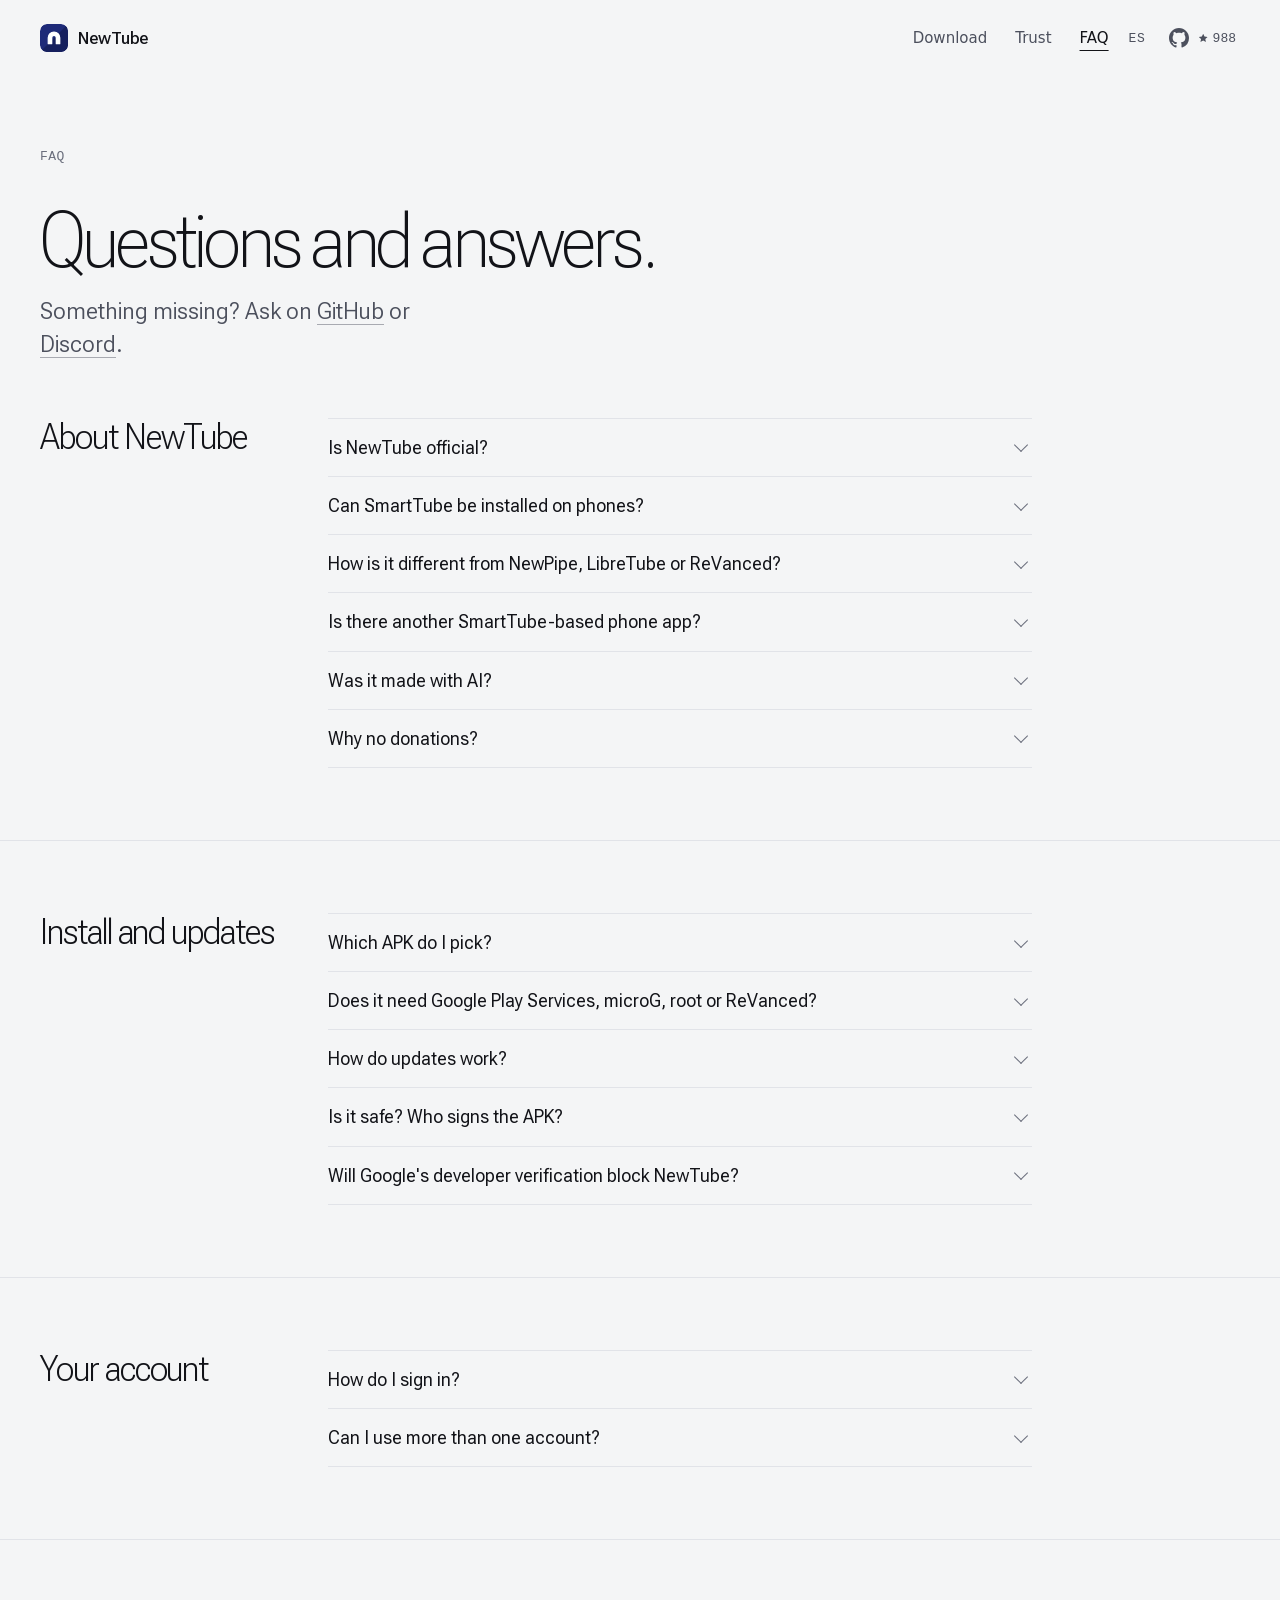
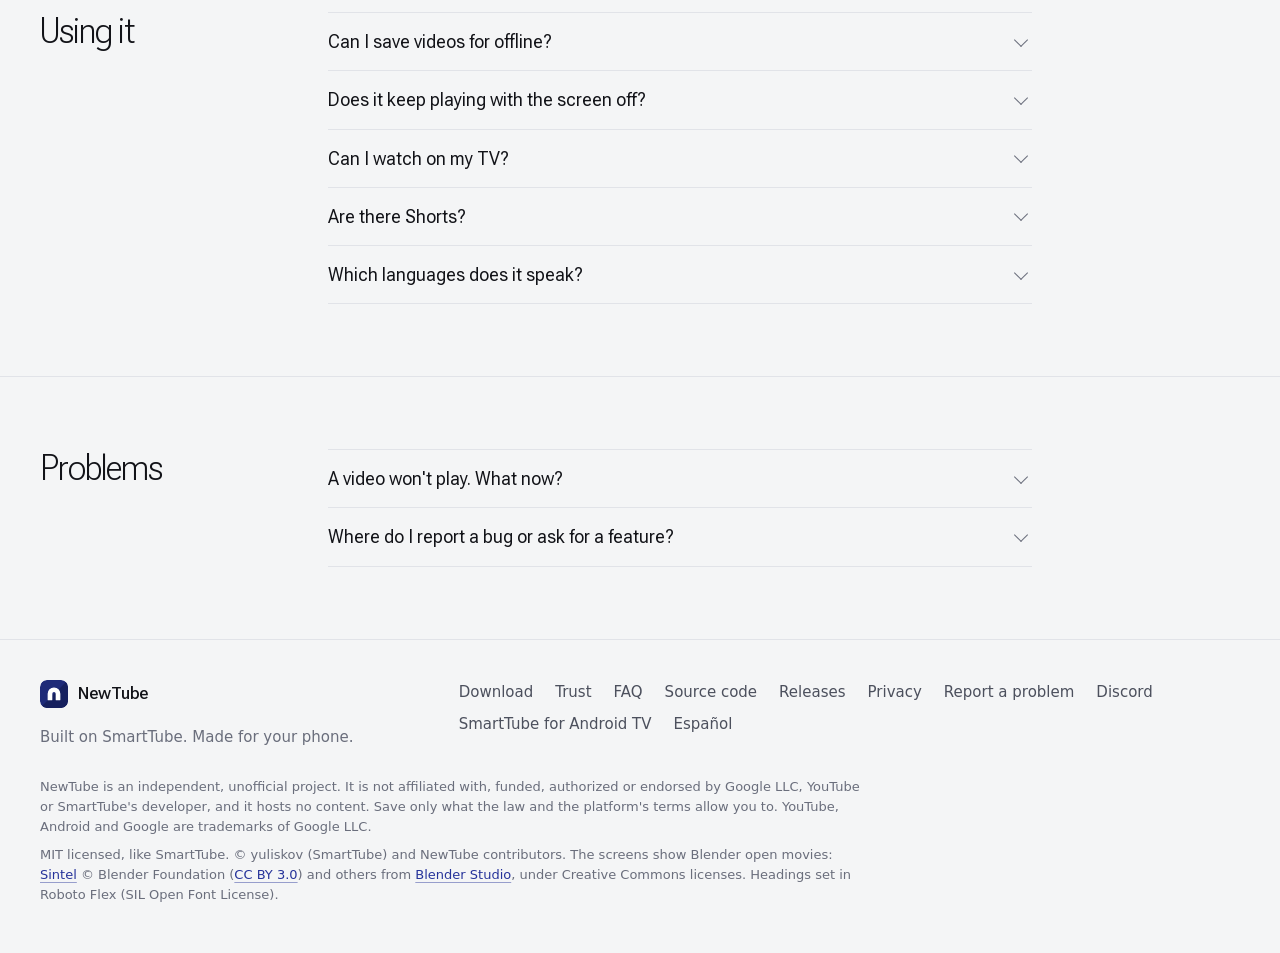
<file: faq/index.html>
<!doctype html>
<html lang="en">
<head>
  <meta charset="utf-8">
  <meta name="viewport" content="width=device-width, initial-scale=1">
  <meta http-equiv="Content-Security-Policy" content="default-src 'self'; img-src 'self' data:; style-src 'self'; script-src 'self'; font-src 'self'; media-src 'self'; connect-src 'none'; base-uri 'none'; form-action 'none'; object-src 'none'">
  <title>NewTube FAQ: unofficial SmartTube for phones</title>
  <meta name="description" content="Answers about NewTube, the unofficial SmartTube for phones: sign-in, which APK to pick, updates, Google Play Services, saving for offline, casting and how it compares with NewPipe, LibreTube and ReVanced.">
  <link rel="canonical" href="https://newtube.org/faq/">
  <link rel="alternate" hreflang="en" href="https://newtube.org/faq/">
  <link rel="alternate" hreflang="es" href="https://newtube.org/es/faq/">
  <link rel="alternate" hreflang="x-default" href="https://newtube.org/faq/">
  <meta name="robots" content="index, follow, max-image-preview:large">
  <meta name="color-scheme" content="light dark">
  <meta name="theme-color" content="#f4f5f6" media="(prefers-color-scheme: light)">
  <meta name="theme-color" content="#0d0e12" media="(prefers-color-scheme: dark)">
  <link rel="icon" href="/assets/icon.svg" type="image/svg+xml">
  <link rel="apple-touch-icon" href="/assets/apple-touch-icon.png">

  <meta property="og:type" content="website">
  <meta property="og:site_name" content="NewTube">
  <meta property="og:locale" content="en_US">
  <meta property="og:locale:alternate" content="es_ES">
  <meta property="og:url" content="https://newtube.org/faq/">
  <meta property="og:title" content="NewTube FAQ: unofficial SmartTube for phones">
  <meta property="og:description" content="Answers about NewTube, the unofficial SmartTube for phones: sign-in, which APK to pick, updates, Google Play Services, saving for offline, casting and how it compares with NewPipe, LibreTube and ReVanced.">
  <meta property="og:image" content="https://newtube.org/assets/og-image.jpg">
  <meta property="og:image:width" content="1280">
  <meta property="og:image:height" content="640">
  <meta property="og:image:alt" content="NewTube: SmartTube for phones. Fast, polished and open source; unofficial, built on SmartTube by @yuliskov. A phone shows the watch page playing Sintel.">
  <meta name="twitter:card" content="summary_large_image">

  <link rel="preload" href="/assets/fonts/roboto-flex-display.woff2" as="font" type="font/woff2" crossorigin>
  <link rel="stylesheet" href="/styles.css">
  <script src="/main.js" defer></script>
  <script type="application/ld+json">
{
  "@context": "https://schema.org",
  "@type": "FAQPage",
  "inLanguage": "en",
  "mainEntity": [
    {
      "@type": "Question",
      "name": "Is NewTube official?",
      "acceptedAnswer": {
        "@type": "Answer",
        "text": "No. NewTube is an independent, unofficial project. It is not affiliated with, funded, authorized or endorsed by Google LLC, YouTube or SmartTube's developer. It is built on SmartTube's open-source code (MIT) by @yuliskov and credits it."
      }
    },
    {
      "@type": "Question",
      "name": "Can SmartTube be installed on phones?",
      "acceptedAnswer": {
        "@type": "Answer",
        "text": "SmartTube is made for Android TV and TV boxes. Its README says it is not for smartphones and offers no support there: “There will not be a phone version.” NewTube is an unofficial phone client built on SmartTube's engine: the same account sign-in and the same SponsorBlock and DeArrow integrations, with a touch interface, its own player and saving for offline. If you have an Android TV, get SmartTube for it."
      }
    },
    {
      "@type": "Question",
      "name": "How is it different from NewPipe, LibreTube or ReVanced?",
      "acceptedAnswer": {
        "@type": "Answer",
        "text": "They're all good apps, and which one fits depends on what you want. NewPipe and LibreTube don't sign in to a Google account; they keep your subscriptions on your phone or on a Piped server. ReVanced patches the official app and needs GmsCore unless you're rooted. NewTube is built on SmartTube, so it uses your real account without any of that."
      }
    },
    {
      "@type": "Question",
      "name": "Is there another SmartTube-based phone app?",
      "acceptedAnswer": {
        "@type": "Answer",
        "text": "Yes. SmarterTube is another independent phone fork of SmartTube, worth comparing. The two are separate projects. One difference when this was checked in September 2026: NewTube can save videos for offline."
      }
    },
    {
      "@type": "Question",
      "name": "Was it made with AI?",
      "acceptedAnswer": {
        "@type": "Answer",
        "text": "Yes, in large part. NewTube is one person's project, and most of its own code (the phone interface, the player and the network work) was written with AI coding assistants, Claude and Codex; the commit trailers say so. The maintainer directs and reviews that work and uses the app daily. Each release record lists what was checked on a real phone, what was checked only with automated tests, and what is still open. The engine underneath is SmartTube's, written by @yuliskov and its contributors over several years."
      }
    },
    {
      "@type": "Question",
      "name": "Why no donations?",
      "acceptedAnswer": {
        "@type": "Answer",
        "text": "NewTube doesn't take donations. SmartTube did the heavy lifting, so if you want to give something back, support SmartTube."
      }
    },
    {
      "@type": "Question",
      "name": "Which APK do I pick?",
      "acceptedAnswer": {
        "@type": "Answer",
        "text": "arm64-v8a fits almost every phone from the last eight years or so. armeabi-v7a is for older 32-bit phones, universal works on any ARM phone if you're not sure (it's bigger), and x86 is for older x86 devices and emulators. NewTube needs Android 7.0 or newer. All four are on the download page."
      }
    },
    {
      "@type": "Question",
      "name": "Does it need Google Play Services, microG, root or ReVanced?",
      "acceptedAnswer": {
        "@type": "Answer",
        "text": "No. NewTube isn't a patched YouTube app. It signs in with a code the way a TV does, so it doesn't need Google Play Services or a stand-in for them, and its APK contains no Google Play Services libraries."
      }
    },
    {
      "@type": "Question",
      "name": "How do updates work?",
      "acceptedAnswer": {
        "@type": "Answer",
        "text": "NewTube checks its GitHub releases for a new version and offers it in the app; Android's installer then installs it over the old one, keeping your account and settings. You can also add https://github.com/aleixrodriala/newtube to Obtainium, or install a newer APK over the old one yourself."
      }
    },
    {
      "@type": "Question",
      "name": "Is it safe? Who signs the APK?",
      "acceptedAnswer": {
        "@type": "Answer",
        "text": "Every NewTube APK is signed with the same key, which belongs to the maintainer, @aleixrodriala. Since 1.10.3 the APKs are built and signed by GitHub Actions from the tagged source, and each file has a build attestation. Each release lists a SHA-256 checksum and a VirusTotal scan for every APK. The app has no analytics, no crash reporting and no ad SDKs. How to check each of these is on the trust page."
      }
    },
    {
      "@type": "Question",
      "name": "Will Google's developer verification block NewTube?",
      "acceptedAnswer": {
        "@type": "Answer",
        "text": "Not for now, according to Google. The requirement that started on 30 September 2026 covers apps installed from participating stores, such as Google Play, in some regions and on certified Android devices. Google's FAQ says that if users sideload an app directly, “these new verification requirements won't apply to your app yet.” NewTube is installed from GitHub, so it is sideloaded. Google plans a global rollout in 2027, with an “advanced flow”: a one-time setup that lets users install apps from unverified developers after acknowledging the risks. What NewTube does about 2027 hasn't been decided yet."
      }
    },
    {
      "@type": "Question",
      "name": "How do I sign in?",
      "acceptedAnswer": {
        "@type": "Answer",
        "text": "Open the You tab and tap the account row. NewTube shows a short code. Tap Continue with Google. Google's own page opens: pick your account and allow access. It may mention a TV, because NewTube signs in the same way a TV does. Come back. Sign-in finishes by itself. Your password is only ever typed into Google's page, never into NewTube, and signing in is optional. The login token is stored on your phone and never sent to the developer. Since 1.15.1 it's left out of Android's backup, phone-to-phone transfer and the app's own Backup & restore. You can revoke it at any time at myaccount.google.com/security, under Your connections to third-party apps & services."
      }
    },
    {
      "@type": "Question",
      "name": "Can I use more than one account?",
      "acceptedAnswer": {
        "@type": "Answer",
        "text": "Yes. NewTube keeps several accounts with a switcher, or none at all: once you have one, the account row opens the switcher, where you can add another. Signed out, YouTube still personalises Home from what you watch on that phone."
      }
    },
    {
      "@type": "Question",
      "name": "Can I save videos for offline?",
      "acceptedAnswer": {
        "@type": "Answer",
        "text": "Yes. Pick a quality up to 1080p, or keep only the audio. Saved videos play in the same player with no connection, and they show up in your gallery. Subtitles aren't saved with them, live and upcoming videos can't be saved, and a playlist can't be saved in one go. Save only what the law and the platform's terms allow you to."
      }
    },
    {
      "@type": "Question",
      "name": "Does it keep playing with the screen off?",
      "acceptedAnswer": {
        "@type": "Answer",
        "text": "Yes. It plays in the background with lock-screen and headset controls, and in picture-in-picture on Android 8 and later. Swipe the video down and it keeps playing in a mini-player while you browse."
      }
    },
    {
      "@type": "Question",
      "name": "Can I watch on my TV?",
      "acceptedAnswer": {
        "@type": "Answer",
        "text": "Pair NewTube with SmartTube on the TV using its Remote control code. You can also play straight to a Chromecast from the phone (no live streams or subtitles in that mode), or use the TV's own YouTube app."
      }
    },
    {
      "@type": "Question",
      "name": "Are there Shorts?",
      "acceptedAnswer": {
        "@type": "Answer",
        "text": "No. Shorts don't appear in Home, Subscriptions, History, search, channels, playlists or Up next, and autoplay skips them. A Shorts link someone shares still opens, in the normal player."
      }
    },
    {
      "@type": "Question",
      "name": "Which languages does it speak?",
      "acceptedAnswer": {
        "@type": "Answer",
        "text": "NewTube's own screens are in English and Spanish so far. The settings and messages it inherits from SmartTube exist in about 45 languages. Help with more is welcome: see TRANSLATING.md."
      }
    },
    {
      "@type": "Question",
      "name": "A video won't play. What now?",
      "acceptedAnswer": {
        "@type": "Answer",
        "text": "YouTube sometimes refuses a video or an account. NewTube retries through other routes, but some videos still won't play: some only play in YouTube's own app or after a purchase, such as paid movies and some music. If one keeps failing, open an issue with the video link and your NewTube version."
      }
    },
    {
      "@type": "Question",
      "name": "Where do I report a bug or ask for a feature?",
      "acceptedAnswer": {
        "@type": "Answer",
        "text": "On GitHub issues, or say hello on Discord."
      }
    }
  ]
}
  </script>
</head>
<body class="page-faq">
  <a class="skip" href="#main">Skip to content</a>

  <svg class="sprite" aria-hidden="true" focusable="false">
    <symbol id="i-down" viewBox="0 0 24 24"><path d="M12 4.5v11m-4.75-4.75L12 15.5l4.75-4.75M5.5 19.5h13"/></symbol>
    <symbol id="i-arrow" viewBox="0 0 24 24"><path d="M5 12h13.5m-5.25-5.25L18.5 12l-5.25 5.25"/></symbol>
    <symbol id="i-copy" viewBox="0 0 24 24"><rect x="8.5" y="8.5" width="11" height="11" rx="2.25"/><path d="M15.5 8.5v-2a2 2 0 0 0-2-2h-7a2 2 0 0 0-2 2v7a2 2 0 0 0 2 2h2"/></symbol>
    <symbol id="i-star" viewBox="0 0 24 24"><path class="fill" d="M12 3.3l2.55 5.47 6 .72-4.43 4.1 1.17 5.92L12 16.56l-5.29 2.95 1.17-5.92-4.43-4.1 6-.72z"/></symbol>
    <symbol id="i-github" viewBox="0 0 16 16"><path class="fill" d="M8 0C3.58 0 0 3.58 0 8c0 3.54 2.29 6.53 5.47 7.59.4.07.55-.17.55-.38 0-.19-.01-.82-.01-1.49-2.01.37-2.53-.49-2.69-.94-.09-.23-.48-.94-.82-1.13-.28-.15-.68-.52-.01-.53.63-.01 1.08.58 1.23.82.72 1.21 1.87.87 2.33.66.07-.52.28-.87.51-1.07-1.78-.2-3.64-.89-3.64-3.95 0-.87.31-1.59.82-2.15-.08-.2-.36-1.02.08-2.12 0 0 .67-.21 2.2.82.64-.18 1.32-.27 2-.27.68 0 1.36.09 2 .27 1.53-1.04 2.2-.82 2.2-.82.44 1.1.16 1.92.08 2.12.51.56.82 1.27.82 2.15 0 3.07-1.87 3.75-3.65 3.95.29.25.54.73.54 1.48 0 1.07-.01 1.93-.01 2.2 0 .21.15.46.55.38A8.01 8.01 0 0 0 16 8c0-4.42-3.58-8-8-8Z"/></symbol>
  </svg>

  <header class="site-header">
    <div class="wrap bar">
      <a class="brand" href="/"><img src="/assets/icon.svg" width="28" height="28" alt=""><span>NewTube</span></a>
      <nav class="nav" aria-label="Main">
        <ul>
          <li><a href="/download/">Download</a></li>
          <li><a href="/trust/">Trust</a></li>
          <li><a href="/faq/" aria-current="page">FAQ</a></li>
        </ul>
      </nav>
      <a class="lang" href="/es/faq/" hreflang="es" lang="es" title="Leer en español">ES</a>
      <a class="gh" href="https://github.com/aleixrodriala/newtube"><svg aria-hidden="true"><use href="#i-github"/></svg><span class="visually-hidden">NewTube's source code on GitHub</span><span class="gh-stars" data-stars="988"><svg class="i fill" aria-hidden="true"><use href="#i-star"/></svg>988<span class="visually-hidden"> stars</span></span></a>
    </div>
  </header>

  <main id="main">
<section class="page-head">
      <div class="wrap">
        <p class="kicker">FAQ</p>
        <h1>Questions and answers.</h1>
        <p class="lead">Something missing? Ask on <a href="https://github.com/aleixrodriala/newtube/issues">GitHub</a> or <a href="https://discord.gg/xu3v6euSHq">Discord</a>.</p>
      </div>
    </section>

    <section class="block" aria-labelledby="faq-about">
      <div class="wrap two">
        <h2 id="faq-about">About NewTube</h2>
        <div class="faq">
          <details id="official">
            <summary>Is NewTube official?</summary>
            <div><p>No. NewTube is an independent, unofficial project. It is not affiliated with, funded, authorized or endorsed by Google LLC, YouTube or SmartTube's developer. It is built on SmartTube's open-source code (MIT) by <a href="https://github.com/yuliskov">@yuliskov</a> and credits it.</p></div>
          </details>
          <details id="smarttube-on-phones">
            <summary>Can SmartTube be installed on phones?</summary>
            <div><p>SmartTube is made for Android TV and TV boxes. Its README says it is not for smartphones and offers no support there: “There will not be a phone version.” NewTube is an unofficial phone client built on SmartTube's engine: the same account sign-in and the same SponsorBlock and DeArrow integrations, with a touch interface, its own player and saving for offline. If you have an Android TV, get <a href="https://github.com/yuliskov/SmartTube">SmartTube</a> for it.</p></div>
          </details>
          <details id="compare">
            <summary>How is it different from NewPipe, LibreTube or ReVanced?</summary>
            <div><p>They're all good apps, and which one fits depends on what you want. NewPipe and LibreTube don't sign in to a Google account; they keep your subscriptions on your phone or on a Piped server. ReVanced patches the official app and needs GmsCore unless you're rooted. NewTube is built on SmartTube, so it uses your real account without any of that.</p></div>
          </details>
          <details id="smartertube">
            <summary>Is there another SmartTube-based phone app?</summary>
            <div><p>Yes. <a href="https://github.com/CodeSculptor/SmarterTube">SmarterTube</a> is another independent phone fork of SmartTube, worth comparing. The two are separate projects. One difference when this was checked in September 2026: NewTube can save videos for offline.</p></div>
          </details>
          <details id="ai">
            <summary>Was it made with AI?</summary>
            <div><p>Yes, in large part. NewTube is one person's project, and most of its own code (the phone interface, the player and the network work) was written with AI coding assistants, Claude and Codex; the commit trailers say so. The maintainer directs and reviews that work and uses the app daily. Each <a href="https://github.com/aleixrodriala/newtube/tree/main/docs/releases">release record</a> lists what was checked on a real phone, what was checked only with automated tests, and what is still open. The engine underneath is SmartTube's, written by @yuliskov and its contributors over several years.</p></div>
          </details>
          <details id="donations">
            <summary>Why no donations?</summary>
            <div><p>NewTube doesn't take donations. SmartTube did the heavy lifting, so if you want to give something back, <a href="https://github.com/yuliskov/SmartTube#donation">support SmartTube</a>.</p></div>
          </details>
        </div>
      </div>
    </section>

    <section class="block" aria-labelledby="faq-install">
      <div class="wrap two">
        <h2 id="faq-install">Install and updates</h2>
        <div class="faq">
          <details id="which-apk">
            <summary>Which APK do I pick?</summary>
            <div><p><code>arm64-v8a</code> fits almost every phone from the last eight years or so. <code>armeabi-v7a</code> is for older 32-bit phones, <code>universal</code> works on any ARM phone if you're not sure (it's bigger), and <code>x86</code> is for older x86 devices and emulators. NewTube needs Android 7.0 or newer. All four are on the <a href="/download/">download page</a>.</p></div>
          </details>
          <details id="gms">
            <summary>Does it need Google Play Services, microG, root or ReVanced?</summary>
            <div><p>No. NewTube isn't a patched YouTube app. It signs in with a code the way a TV does, so it doesn't need Google Play Services or a stand-in for them, and its APK contains no Google Play Services libraries.</p></div>
          </details>
          <details id="updates">
            <summary>How do updates work?</summary>
            <div><p>NewTube checks its GitHub releases for a new version and offers it in the app; Android's installer then installs it over the old one, keeping your account and settings. You can also add <code>https://github.com/aleixrodriala/newtube</code> to <a href="https://obtainium.imranr.dev">Obtainium</a>, or install a newer APK over the old one yourself.</p></div>
          </details>
          <details id="safe">
            <summary>Is it safe? Who signs the APK?</summary>
            <div><p>Every NewTube APK is signed with the same key, which belongs to the maintainer, <a href="https://github.com/aleixrodriala">@aleixrodriala</a>. Since 1.10.3 the APKs are built and signed by GitHub Actions from the tagged source, and each file has a build attestation. Each release lists a SHA-256 checksum and a VirusTotal scan for every APK. The app has no analytics, no crash reporting and no ad SDKs. How to check each of these is on the <a href="/trust/">trust page</a>.</p></div>
          </details>
          <details id="verification">
            <summary>Will Google's developer verification block NewTube?</summary>
            <div><p>Not for now, according to Google. The requirement that started on 30 September 2026 covers apps installed from participating stores, such as Google Play, in some regions and on certified Android devices. <a href="https://developer.android.com/developer-verification/guides/faq">Google's FAQ</a> says that if users sideload an app directly, “these new verification requirements won't apply to your app yet.” NewTube is installed from GitHub, so it is sideloaded. Google plans a global rollout in 2027, with an “advanced flow”: a one-time setup that lets users install apps from unverified developers after acknowledging the risks. What NewTube does about 2027 hasn't been decided yet.</p></div>
          </details>
        </div>
      </div>
    </section>

    <section class="block" aria-labelledby="faq-account">
      <div class="wrap two">
        <h2 id="faq-account">Your account</h2>
        <div class="faq">
          <details id="sign-in">
            <summary>How do I sign in?</summary>
            <div>
              <ol class="steps">
                <li>Open the <strong>You</strong> tab and tap the account row. NewTube shows a short code.</li>
                <li>Tap <strong>Continue with Google</strong>. Google's own page opens: pick your account and allow access. It may mention a TV, because NewTube signs in the same way a TV does.</li>
                <li>Come back. Sign-in finishes by itself.</li>
              </ol>
              <p>Your password is only ever typed into Google's page, never into NewTube, and signing in is optional. The login token is stored on your phone and never sent to the developer. Since 1.15.1 it's left out of Android's backup, phone-to-phone transfer and the app's own Backup &amp; restore. You can revoke it at any time at <a href="https://myaccount.google.com/security">myaccount.google.com/security</a>, under <em>Your connections to third-party apps &amp; services</em>.</p>
            </div>
          </details>
          <details id="accounts">
            <summary>Can I use more than one account?</summary>
            <div><p>Yes. NewTube keeps several accounts with a switcher, or none at all: once you have one, the account row opens the switcher, where you can add another. Signed out, YouTube still personalises Home from what you watch on that phone.</p></div>
          </details>
        </div>
      </div>
    </section>

    <section class="block" aria-labelledby="faq-using">
      <div class="wrap two">
        <h2 id="faq-using">Using it</h2>
        <div class="faq">
          <details id="offline">
            <summary>Can I save videos for offline?</summary>
            <div><p>Yes. Pick a quality up to 1080p, or keep only the audio. Saved videos play in the same player with no connection, and they show up in your gallery. Subtitles aren't saved with them, live and upcoming videos can't be saved, and a playlist can't be saved in one go. Save only what the law and the platform's terms allow you to.</p></div>
          </details>
          <details id="background">
            <summary>Does it keep playing with the screen off?</summary>
            <div><p>Yes. It plays in the background with lock-screen and headset controls, and in picture-in-picture on Android 8 and later. Swipe the video down and it keeps playing in a mini-player while you browse.</p></div>
          </details>
          <details id="cast">
            <summary>Can I watch on my TV?</summary>
            <div><p>Pair NewTube with SmartTube on the TV using its Remote control code. You can also play straight to a Chromecast from the phone (no live streams or subtitles in that mode), or use the TV's own YouTube app.</p></div>
          </details>
          <details id="shorts">
            <summary>Are there Shorts?</summary>
            <div><p>No. Shorts don't appear in Home, Subscriptions, History, search, channels, playlists or Up next, and autoplay skips them. A Shorts link someone shares still opens, in the normal player.</p></div>
          </details>
          <details id="languages">
            <summary>Which languages does it speak?</summary>
            <div><p>NewTube's own screens are in English and Spanish so far. The settings and messages it inherits from SmartTube exist in about 45 languages. Help with more is welcome: see <a href="https://github.com/aleixrodriala/newtube/blob/main/TRANSLATING.md">TRANSLATING.md</a>.</p></div>
          </details>
        </div>
      </div>
    </section>

    <section class="block" aria-labelledby="faq-problems">
      <div class="wrap two">
        <h2 id="faq-problems">Problems</h2>
        <div class="faq">
          <details id="wont-play">
            <summary>A video won't play. What now?</summary>
            <div><p>YouTube sometimes refuses a video or an account. NewTube retries through other routes, but some videos still won't play: some only play in YouTube's own app or after a purchase, such as paid movies and some music. If one keeps failing, <a href="https://github.com/aleixrodriala/newtube/issues/new/choose">open an issue</a> with the video link and your NewTube version.</p></div>
          </details>
          <details id="report">
            <summary>Where do I report a bug or ask for a feature?</summary>
            <div><p>On <a href="https://github.com/aleixrodriala/newtube/issues">GitHub issues</a>, or say hello on <a href="https://discord.gg/xu3v6euSHq">Discord</a>.</p></div>
          </details>
        </div>
      </div>
    </section>

  </main>

  <footer class="site-footer">
    <div class="wrap foot">
      <div class="foot-brand">
        <a class="brand" href="/"><img src="/assets/icon.svg" width="28" height="28" alt=""><span>NewTube</span></a>
        <p>Built on SmartTube. Made for your phone.</p>
      </div>
      <nav aria-label="Footer">
        <ul class="foot-links">
          <li><a href="/download/">Download</a></li>
          <li><a href="/trust/">Trust</a></li>
          <li><a href="/faq/">FAQ</a></li>
          <li><a href="https://github.com/aleixrodriala/newtube">Source code</a></li>
          <li><a href="https://github.com/aleixrodriala/newtube/releases">Releases</a></li>
          <li><a href="https://github.com/aleixrodriala/newtube/blob/main/PRIVACY.md">Privacy</a></li>
          <li><a href="https://github.com/aleixrodriala/newtube/issues">Report a problem</a></li>
          <li><a href="https://discord.gg/xu3v6euSHq">Discord</a></li>
          <li><a href="https://github.com/yuliskov/SmartTube">SmartTube for Android TV</a></li>
          <li><a href="/es/faq/" hreflang="es" lang="es">Español</a></li>
        </ul>
      </nav>
    </div>
    <div class="wrap fine">
      <p>NewTube is an independent, unofficial project. It is not affiliated with, funded, authorized or endorsed by Google LLC, YouTube or SmartTube's developer, and it hosts no content. Save only what the law and the platform's terms allow you to. YouTube, Android and Google are trademarks of Google LLC.</p>
      <p>MIT licensed, like SmartTube. © yuliskov (SmartTube) and NewTube contributors. The screens show Blender open movies: <a href="https://durian.blender.org/">Sintel</a> © Blender Foundation (<a href="https://creativecommons.org/licenses/by/3.0/">CC BY 3.0</a>) and others from <a href="https://studio.blender.org/films/">Blender Studio</a>, under Creative Commons licenses. Headings set in Roboto Flex (SIL Open Font License).</p>
    </div>
  </footer>
</body>
</html>
</file>
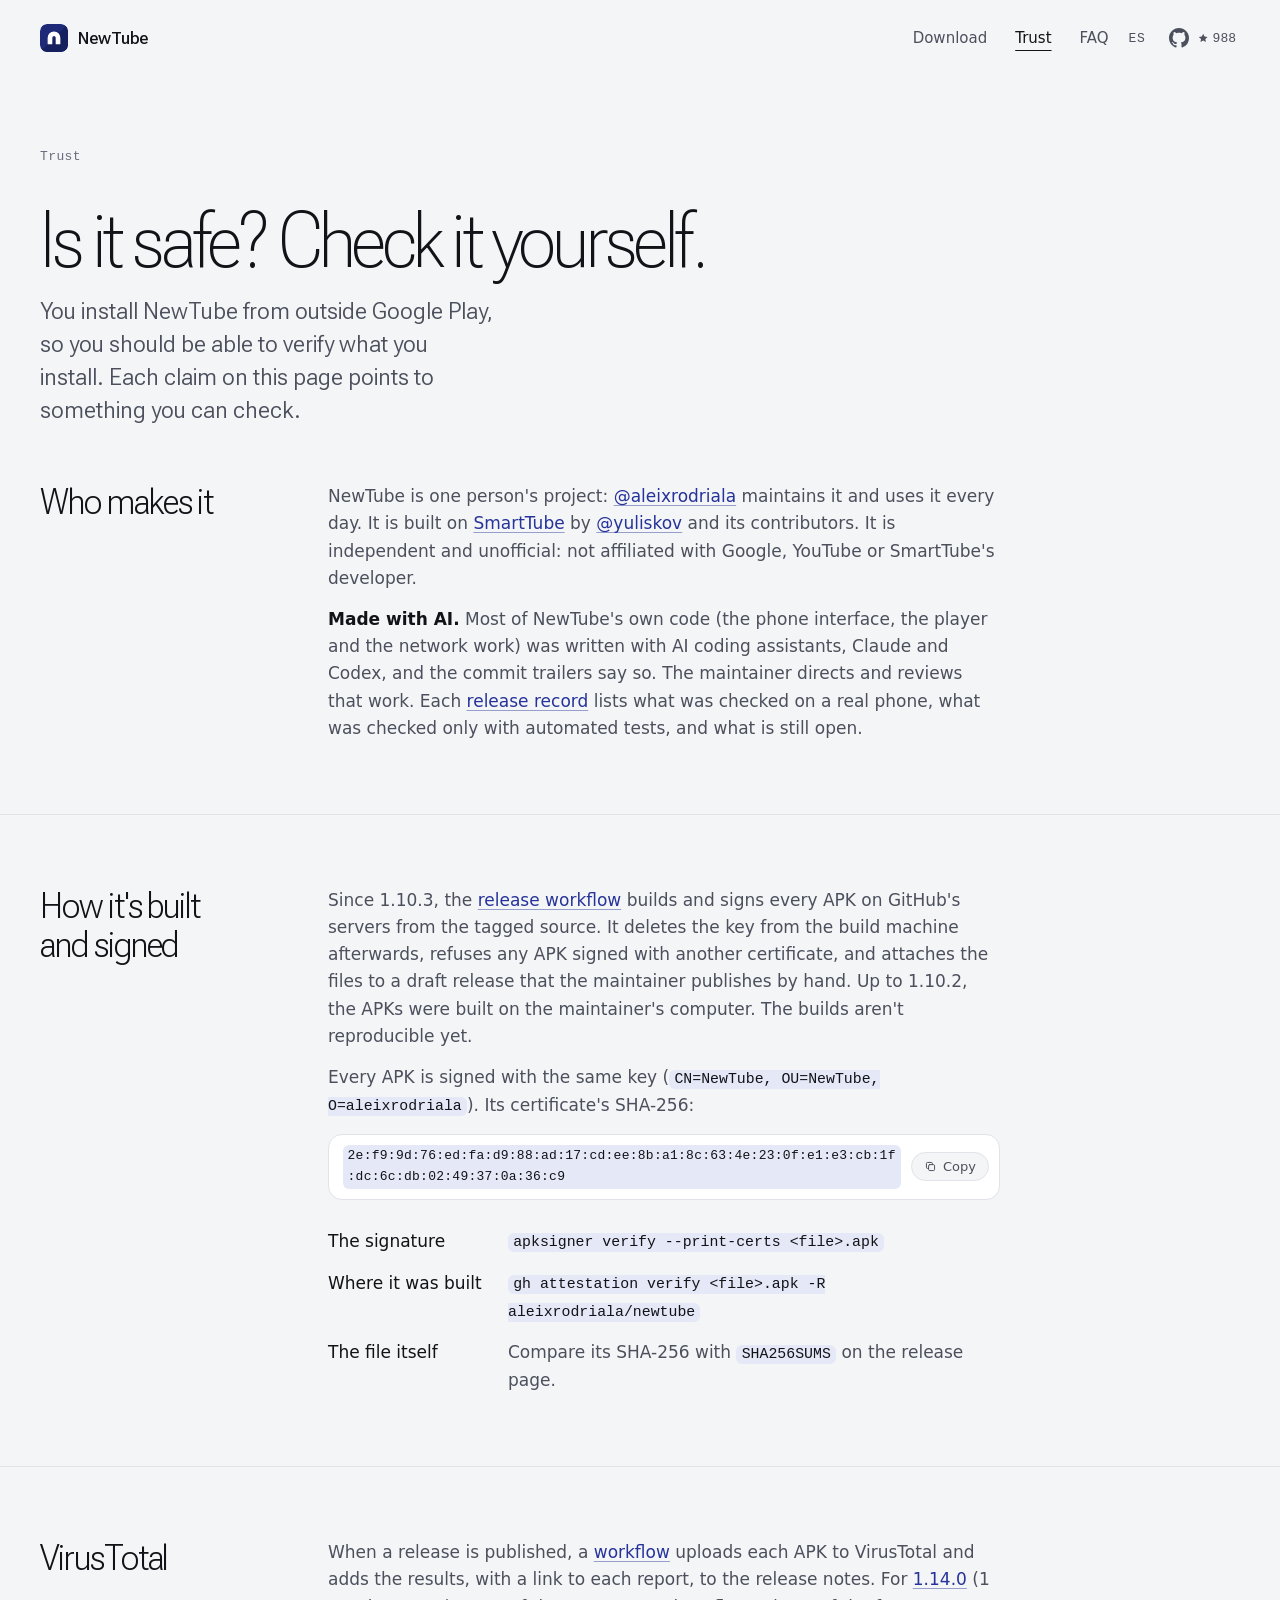
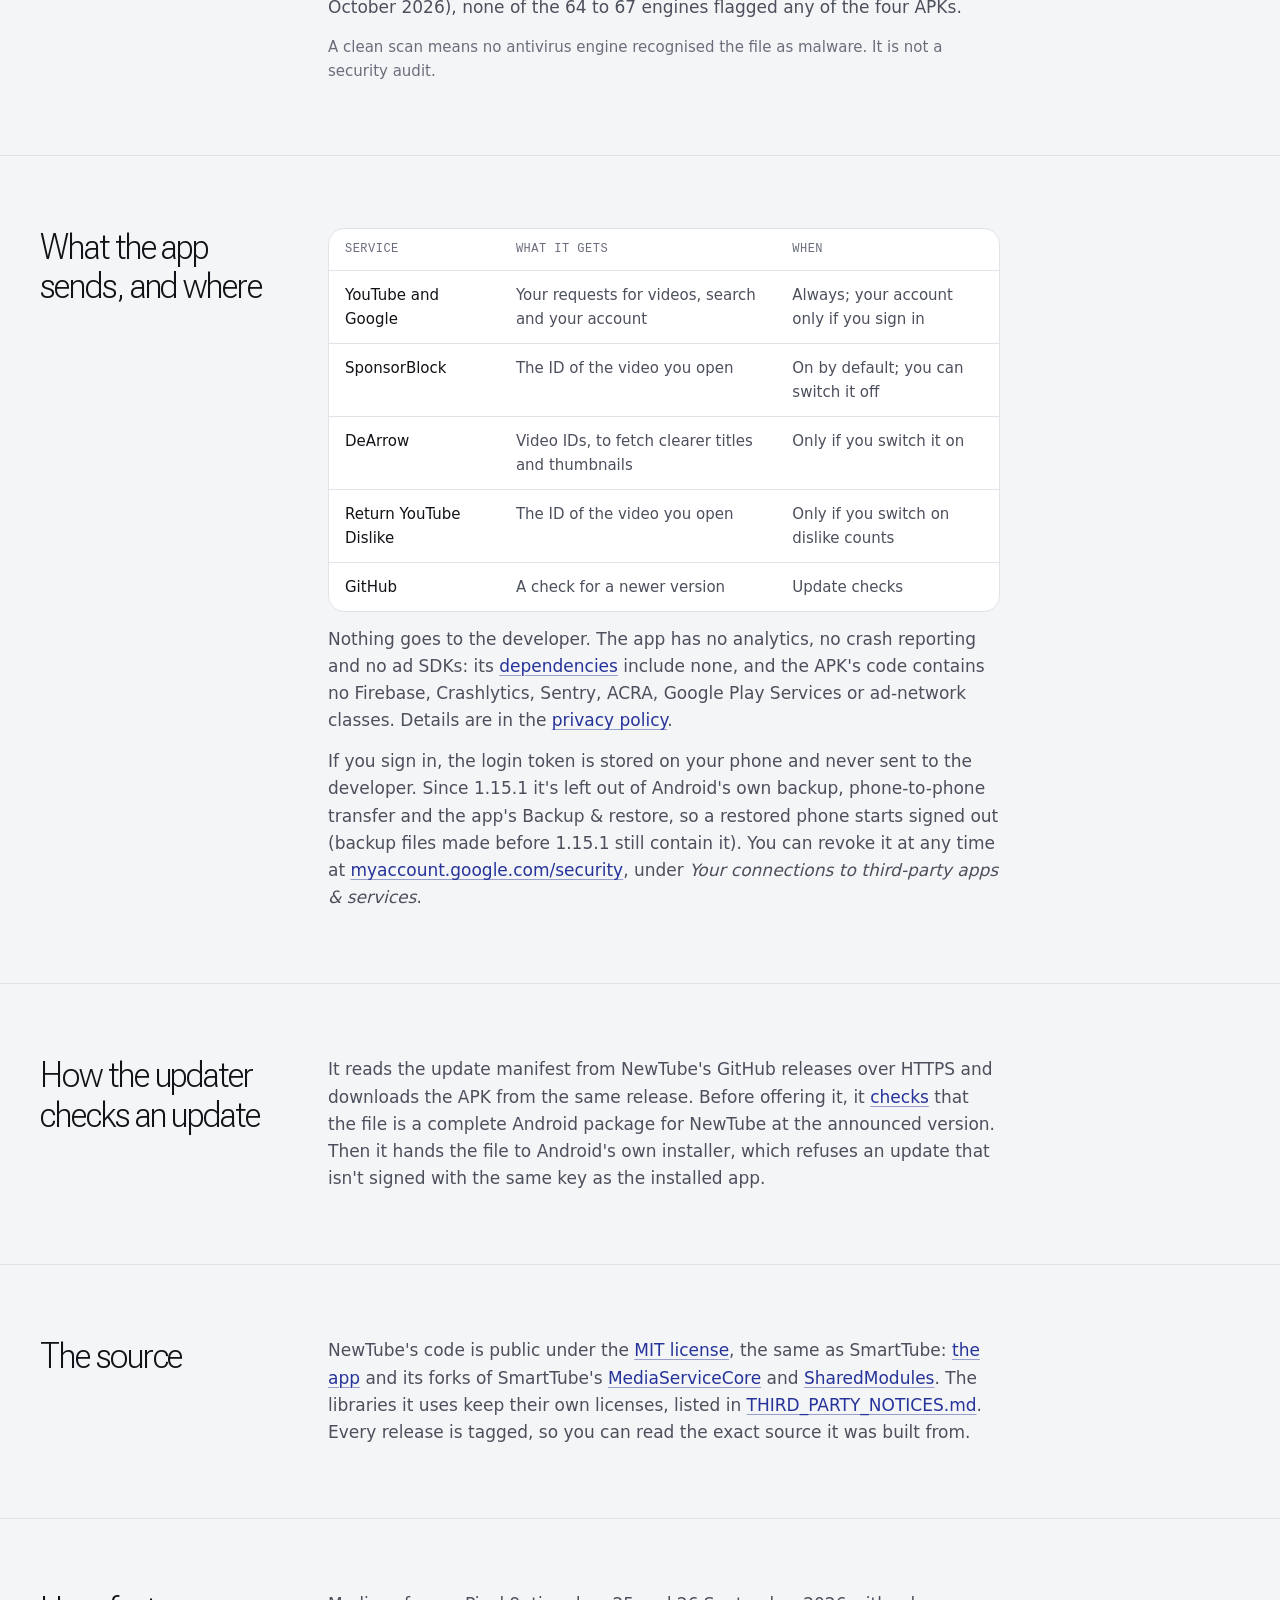
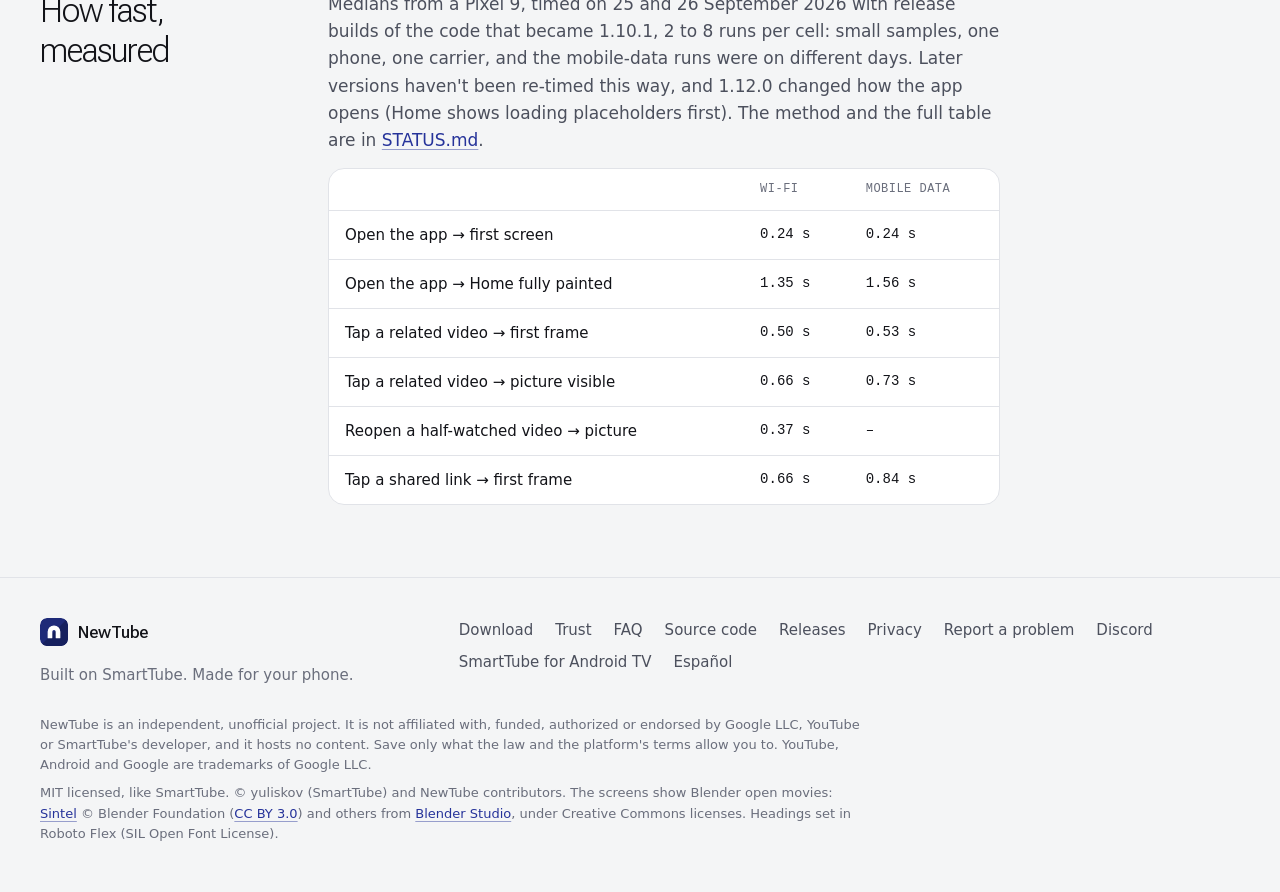
<file: trust/index.html>
<!doctype html>
<html lang="en">
<head>
  <meta charset="utf-8">
  <meta name="viewport" content="width=device-width, initial-scale=1">
  <meta http-equiv="Content-Security-Policy" content="default-src 'self'; img-src 'self' data:; style-src 'self'; script-src 'self'; font-src 'self'; media-src 'self'; connect-src 'none'; base-uri 'none'; form-action 'none'; object-src 'none'">
  <title>Is NewTube safe? Trust and verification</title>
  <meta name="description" content="Who makes NewTube, how its APKs are built and signed, what the app sends where, and how to check each of these yourself.">
  <link rel="canonical" href="https://newtube.org/trust/">
  <link rel="alternate" hreflang="en" href="https://newtube.org/trust/">
  <link rel="alternate" hreflang="es" href="https://newtube.org/es/trust/">
  <link rel="alternate" hreflang="x-default" href="https://newtube.org/trust/">
  <meta name="robots" content="index, follow, max-image-preview:large">
  <meta name="color-scheme" content="light dark">
  <meta name="theme-color" content="#f4f5f6" media="(prefers-color-scheme: light)">
  <meta name="theme-color" content="#0d0e12" media="(prefers-color-scheme: dark)">
  <link rel="icon" href="/assets/icon.svg" type="image/svg+xml">
  <link rel="apple-touch-icon" href="/assets/apple-touch-icon.png">

  <meta property="og:type" content="website">
  <meta property="og:site_name" content="NewTube">
  <meta property="og:locale" content="en_US">
  <meta property="og:locale:alternate" content="es_ES">
  <meta property="og:url" content="https://newtube.org/trust/">
  <meta property="og:title" content="Is NewTube safe? Trust and verification">
  <meta property="og:description" content="Who makes NewTube, how its APKs are built and signed, what the app sends where, and how to check each of these yourself.">
  <meta property="og:image" content="https://newtube.org/assets/og-image.jpg">
  <meta property="og:image:width" content="1280">
  <meta property="og:image:height" content="640">
  <meta property="og:image:alt" content="NewTube: SmartTube for phones. Fast, polished and open source; unofficial, built on SmartTube by @yuliskov. A phone shows the watch page playing Sintel.">
  <meta name="twitter:card" content="summary_large_image">

  <link rel="preload" href="/assets/fonts/roboto-flex-display.woff2" as="font" type="font/woff2" crossorigin>
  <link rel="stylesheet" href="/styles.css">
  <script src="/main.js" defer></script>
  
</head>
<body class="page-trust">
  <a class="skip" href="#main">Skip to content</a>

  <svg class="sprite" aria-hidden="true" focusable="false">
    <symbol id="i-down" viewBox="0 0 24 24"><path d="M12 4.5v11m-4.75-4.75L12 15.5l4.75-4.75M5.5 19.5h13"/></symbol>
    <symbol id="i-arrow" viewBox="0 0 24 24"><path d="M5 12h13.5m-5.25-5.25L18.5 12l-5.25 5.25"/></symbol>
    <symbol id="i-copy" viewBox="0 0 24 24"><rect x="8.5" y="8.5" width="11" height="11" rx="2.25"/><path d="M15.5 8.5v-2a2 2 0 0 0-2-2h-7a2 2 0 0 0-2 2v7a2 2 0 0 0 2 2h2"/></symbol>
    <symbol id="i-star" viewBox="0 0 24 24"><path class="fill" d="M12 3.3l2.55 5.47 6 .72-4.43 4.1 1.17 5.92L12 16.56l-5.29 2.95 1.17-5.92-4.43-4.1 6-.72z"/></symbol>
    <symbol id="i-github" viewBox="0 0 16 16"><path class="fill" d="M8 0C3.58 0 0 3.58 0 8c0 3.54 2.29 6.53 5.47 7.59.4.07.55-.17.55-.38 0-.19-.01-.82-.01-1.49-2.01.37-2.53-.49-2.69-.94-.09-.23-.48-.94-.82-1.13-.28-.15-.68-.52-.01-.53.63-.01 1.08.58 1.23.82.72 1.21 1.87.87 2.33.66.07-.52.28-.87.51-1.07-1.78-.2-3.64-.89-3.64-3.95 0-.87.31-1.59.82-2.15-.08-.2-.36-1.02.08-2.12 0 0 .67-.21 2.2.82.64-.18 1.32-.27 2-.27.68 0 1.36.09 2 .27 1.53-1.04 2.2-.82 2.2-.82.44 1.1.16 1.92.08 2.12.51.56.82 1.27.82 2.15 0 3.07-1.87 3.75-3.65 3.95.29.25.54.73.54 1.48 0 1.07-.01 1.93-.01 2.2 0 .21.15.46.55.38A8.01 8.01 0 0 0 16 8c0-4.42-3.58-8-8-8Z"/></symbol>
  </svg>

  <header class="site-header">
    <div class="wrap bar">
      <a class="brand" href="/"><img src="/assets/icon.svg" width="28" height="28" alt=""><span>NewTube</span></a>
      <nav class="nav" aria-label="Main">
        <ul>
          <li><a href="/download/">Download</a></li>
          <li><a href="/trust/" aria-current="page">Trust</a></li>
          <li><a href="/faq/">FAQ</a></li>
        </ul>
      </nav>
      <a class="lang" href="/es/trust/" hreflang="es" lang="es" title="Leer en español">ES</a>
      <a class="gh" href="https://github.com/aleixrodriala/newtube"><svg aria-hidden="true"><use href="#i-github"/></svg><span class="visually-hidden">NewTube's source code on GitHub</span><span class="gh-stars" data-stars="988"><svg class="i fill" aria-hidden="true"><use href="#i-star"/></svg>988<span class="visually-hidden"> stars</span></span></a>
    </div>
  </header>

  <main id="main">
<section class="page-head">
      <div class="wrap">
        <p class="kicker">Trust</p>
        <h1>Is it safe? Check it yourself.</h1>
        <p class="lead">You install NewTube from outside Google Play, so you should be able to verify what you install. Each claim on this page points to something you can check.</p>
      </div>
    </section>

    <section class="block" id="who" aria-labelledby="who-title">
      <div class="wrap two">
        <h2 id="who-title">Who makes it</h2>
        <div class="prose">
          <p>NewTube is one person's project: <a href="https://github.com/aleixrodriala">@aleixrodriala</a> maintains it and uses it every day. It is built on <a href="https://github.com/yuliskov/SmartTube">SmartTube</a> by <a href="https://github.com/yuliskov">@yuliskov</a> and its contributors. It is independent and unofficial: not affiliated with Google, YouTube or SmartTube's developer.</p>
          <p id="ai"><strong>Made with AI.</strong> Most of NewTube's own code (the phone interface, the player and the network work) was written with AI coding assistants, Claude and Codex, and the commit trailers say so. The maintainer directs and reviews that work. Each <a href="https://github.com/aleixrodriala/newtube/tree/main/docs/releases">release record</a> lists what was checked on a real phone, what was checked only with automated tests, and what is still open.</p>
        </div>
      </div>
    </section>

    <section class="block" id="build" aria-labelledby="build-title">
      <div class="wrap two">
        <h2 id="build-title">How it's built and signed</h2>
        <div class="prose">
          <p>Since 1.10.3, the <a href="https://github.com/aleixrodriala/newtube/blob/main/.github/workflows/release.yml">release workflow</a> builds and signs every APK on GitHub's servers from the tagged source. It deletes the key from the build machine afterwards, refuses any APK signed with another certificate, and attaches the files to a draft release that the maintainer publishes by hand. Up to 1.10.2, the APKs were built on the maintainer's computer. The builds aren't reproducible yet.</p>
          <p>Every APK is signed with the same key (<code>CN=NewTube, OU=NewTube, O=aleixrodriala</code>). Its certificate's SHA-256:</p>
          <div class="copy">
            <code id="cert-sha" class="hash">2e:f9:9d:76:ed:fa:d9:88:ad:17:cd:ee:8b:a1:8c:63:4e:23:0f:e1:e3:cb:1f:dc:6c:db:02:49:37:0a:36:c9</code>
            <button class="copy-btn" type="button" data-copy="cert-sha" hidden><svg class="i" aria-hidden="true"><use href="#i-copy"/></svg><span>Copy</span></button>
          </div>
          <dl class="checks">
            <dt>The signature</dt><dd><code>apksigner verify --print-certs &lt;file&gt;.apk</code></dd>
            <dt>Where it was built</dt><dd><code>gh attestation verify &lt;file&gt;.apk -R aleixrodriala/newtube</code></dd>
            <dt>The file itself</dt><dd>Compare its SHA-256 with <code>SHA256SUMS</code> on the release page.</dd>
          </dl>
        </div>
      </div>
      <p class="visually-hidden" role="status" aria-live="polite" data-copy-status></p>
    </section>

    <section class="block" id="virustotal" aria-labelledby="vt-title">
      <div class="wrap two">
        <h2 id="vt-title">VirusTotal</h2>
        <div class="prose">
          <p>When a release is published, a <a href="https://github.com/aleixrodriala/newtube/blob/main/.github/workflows/virustotal_scan.yml">workflow</a> uploads each APK to VirusTotal and adds the results, with a link to each report, to the release notes. For <a href="https://github.com/aleixrodriala/newtube/releases/tag/v1.14.0">1.14.0</a> (1 October 2026), none of the 64 to 67 engines flagged any of the four APKs.</p>
          <p class="quiet">A clean scan means no antivirus engine recognised the file as malware. It is not a security audit.</p>
        </div>
      </div>
    </section>

    <section class="block" id="data" aria-labelledby="data-title">
      <div class="wrap two">
        <h2 id="data-title">What the app sends, and where</h2>
        <div class="prose">
          <div class="table-scroll">
            <table class="flows">
              <thead><tr><th scope="col">Service</th><th scope="col">What it gets</th><th scope="col">When</th></tr></thead>
              <tbody>
                <tr><th scope="row">YouTube and Google</th><td>Your requests for videos, search and your account</td><td>Always; your account only if you sign in</td></tr>
                <tr><th scope="row">SponsorBlock</th><td>The ID of the video you open</td><td>On by default; you can switch it off</td></tr>
                <tr><th scope="row">DeArrow</th><td>Video IDs, to fetch clearer titles and thumbnails</td><td>Only if you switch it on</td></tr>
                <tr><th scope="row">Return YouTube Dislike</th><td>The ID of the video you open</td><td>Only if you switch on dislike counts</td></tr>
                <tr><th scope="row">GitHub</th><td>A check for a newer version</td><td>Update checks</td></tr>
              </tbody>
            </table>
          </div>
          <p>Nothing goes to the developer. The app has no analytics, no crash reporting and no ad SDKs: its <a href="https://github.com/aleixrodriala/newtube/blob/main/smarttubetv/build.gradle">dependencies</a> include none, and the APK's code contains no Firebase, Crashlytics, Sentry, ACRA, Google Play Services or ad-network classes. Details are in the <a href="https://github.com/aleixrodriala/newtube/blob/main/PRIVACY.md">privacy policy</a>.</p>
          <p>If you sign in, the login token is stored on your phone and never sent to the developer. Since 1.15.1 it's left out of Android's own backup, phone-to-phone transfer and the app's Backup &amp; restore, so a restored phone starts signed out (backup files made before 1.15.1 still contain it). You can revoke it at any time at <a href="https://myaccount.google.com/security">myaccount.google.com/security</a>, under <em>Your connections to third-party apps &amp; services</em>.</p>
        </div>
      </div>
    </section>

    <section class="block" id="updater" aria-labelledby="updater-title">
      <div class="wrap two">
        <h2 id="updater-title">How the updater checks an update</h2>
        <div class="prose">
          <p>It reads the update manifest from NewTube's GitHub releases over HTTPS and downloads the APK from the same release. Before offering it, it <a href="https://github.com/aleixrodriala/SharedModules/blob/master/appupdatechecker2/src/main/java/com/liskovsoft/appupdatechecker2/AppUpdateChecker.java">checks</a> that the file is a complete Android package for NewTube at the announced version. Then it hands the file to Android's own installer, which refuses an update that isn't signed with the same key as the installed app.</p>
        </div>
      </div>
    </section>

    <section class="block" id="source" aria-labelledby="source-title">
      <div class="wrap two">
        <h2 id="source-title">The source</h2>
        <div class="prose">
          <p>NewTube's code is public under the <a href="https://github.com/aleixrodriala/newtube/blob/main/LICENSE">MIT license</a>, the same as SmartTube: <a href="https://github.com/aleixrodriala/newtube">the app</a> and its forks of SmartTube's <a href="https://github.com/aleixrodriala/MediaServiceCore">MediaServiceCore</a> and <a href="https://github.com/aleixrodriala/SharedModules">SharedModules</a>. The libraries it uses keep their own licenses, listed in <a href="https://github.com/aleixrodriala/newtube/blob/main/THIRD_PARTY_NOTICES.md">THIRD_PARTY_NOTICES.md</a>. Every release is tagged, so you can read the exact source it was built from.</p>
        </div>
      </div>
    </section>

    <section class="block" id="speed" aria-labelledby="speed-title">
      <div class="wrap two">
        <h2 id="speed-title">How fast, measured</h2>
        <div class="prose">
          <p>Medians from a Pixel 9, timed on 25 and 26 September 2026 with release builds of the code that became 1.10.1, 2 to 8 runs per cell: small samples, one phone, one carrier, and the mobile-data runs were on different days. Later versions haven't been re-timed this way, and 1.12.0 changed how the app opens (Home shows loading placeholders first). The method and the full table are in <a href="https://github.com/aleixrodriala/newtube/blob/main/docs/mobile-port/STATUS.md">STATUS.md</a>.</p>
          <div class="table-scroll">
            <table class="nums">
              <thead><tr><th scope="col"><span class="visually-hidden">Action</span></th><th scope="col">Wi-Fi</th><th scope="col">Mobile data</th></tr></thead>
              <tbody>
                <tr><th scope="row">Open the app → first screen</th><td>0.24 s</td><td>0.24 s</td></tr>
                <tr><th scope="row">Open the app → Home fully painted</th><td>1.35 s</td><td>1.56 s</td></tr>
                <tr><th scope="row">Tap a related video → first frame</th><td>0.50 s</td><td>0.53 s</td></tr>
                <tr><th scope="row">Tap a related video → picture visible</th><td>0.66 s</td><td>0.73 s</td></tr>
                <tr><th scope="row">Reopen a half-watched video → picture</th><td>0.37 s</td><td><span aria-label="not measured">–</span></td></tr>
                <tr><th scope="row">Tap a shared link → first frame</th><td>0.66 s</td><td>0.84 s</td></tr>
              </tbody>
            </table>
          </div>
        </div>
      </div>
    </section>

  </main>

  <footer class="site-footer">
    <div class="wrap foot">
      <div class="foot-brand">
        <a class="brand" href="/"><img src="/assets/icon.svg" width="28" height="28" alt=""><span>NewTube</span></a>
        <p>Built on SmartTube. Made for your phone.</p>
      </div>
      <nav aria-label="Footer">
        <ul class="foot-links">
          <li><a href="/download/">Download</a></li>
          <li><a href="/trust/">Trust</a></li>
          <li><a href="/faq/">FAQ</a></li>
          <li><a href="https://github.com/aleixrodriala/newtube">Source code</a></li>
          <li><a href="https://github.com/aleixrodriala/newtube/releases">Releases</a></li>
          <li><a href="https://github.com/aleixrodriala/newtube/blob/main/PRIVACY.md">Privacy</a></li>
          <li><a href="https://github.com/aleixrodriala/newtube/issues">Report a problem</a></li>
          <li><a href="https://discord.gg/xu3v6euSHq">Discord</a></li>
          <li><a href="https://github.com/yuliskov/SmartTube">SmartTube for Android TV</a></li>
          <li><a href="/es/trust/" hreflang="es" lang="es">Español</a></li>
        </ul>
      </nav>
    </div>
    <div class="wrap fine">
      <p>NewTube is an independent, unofficial project. It is not affiliated with, funded, authorized or endorsed by Google LLC, YouTube or SmartTube's developer, and it hosts no content. Save only what the law and the platform's terms allow you to. YouTube, Android and Google are trademarks of Google LLC.</p>
      <p>MIT licensed, like SmartTube. © yuliskov (SmartTube) and NewTube contributors. The screens show Blender open movies: <a href="https://durian.blender.org/">Sintel</a> © Blender Foundation (<a href="https://creativecommons.org/licenses/by/3.0/">CC BY 3.0</a>) and others from <a href="https://studio.blender.org/films/">Blender Studio</a>, under Creative Commons licenses. Headings set in Roboto Flex (SIL Open Font License).</p>
    </div>
  </footer>
</body>
</html>
</file>
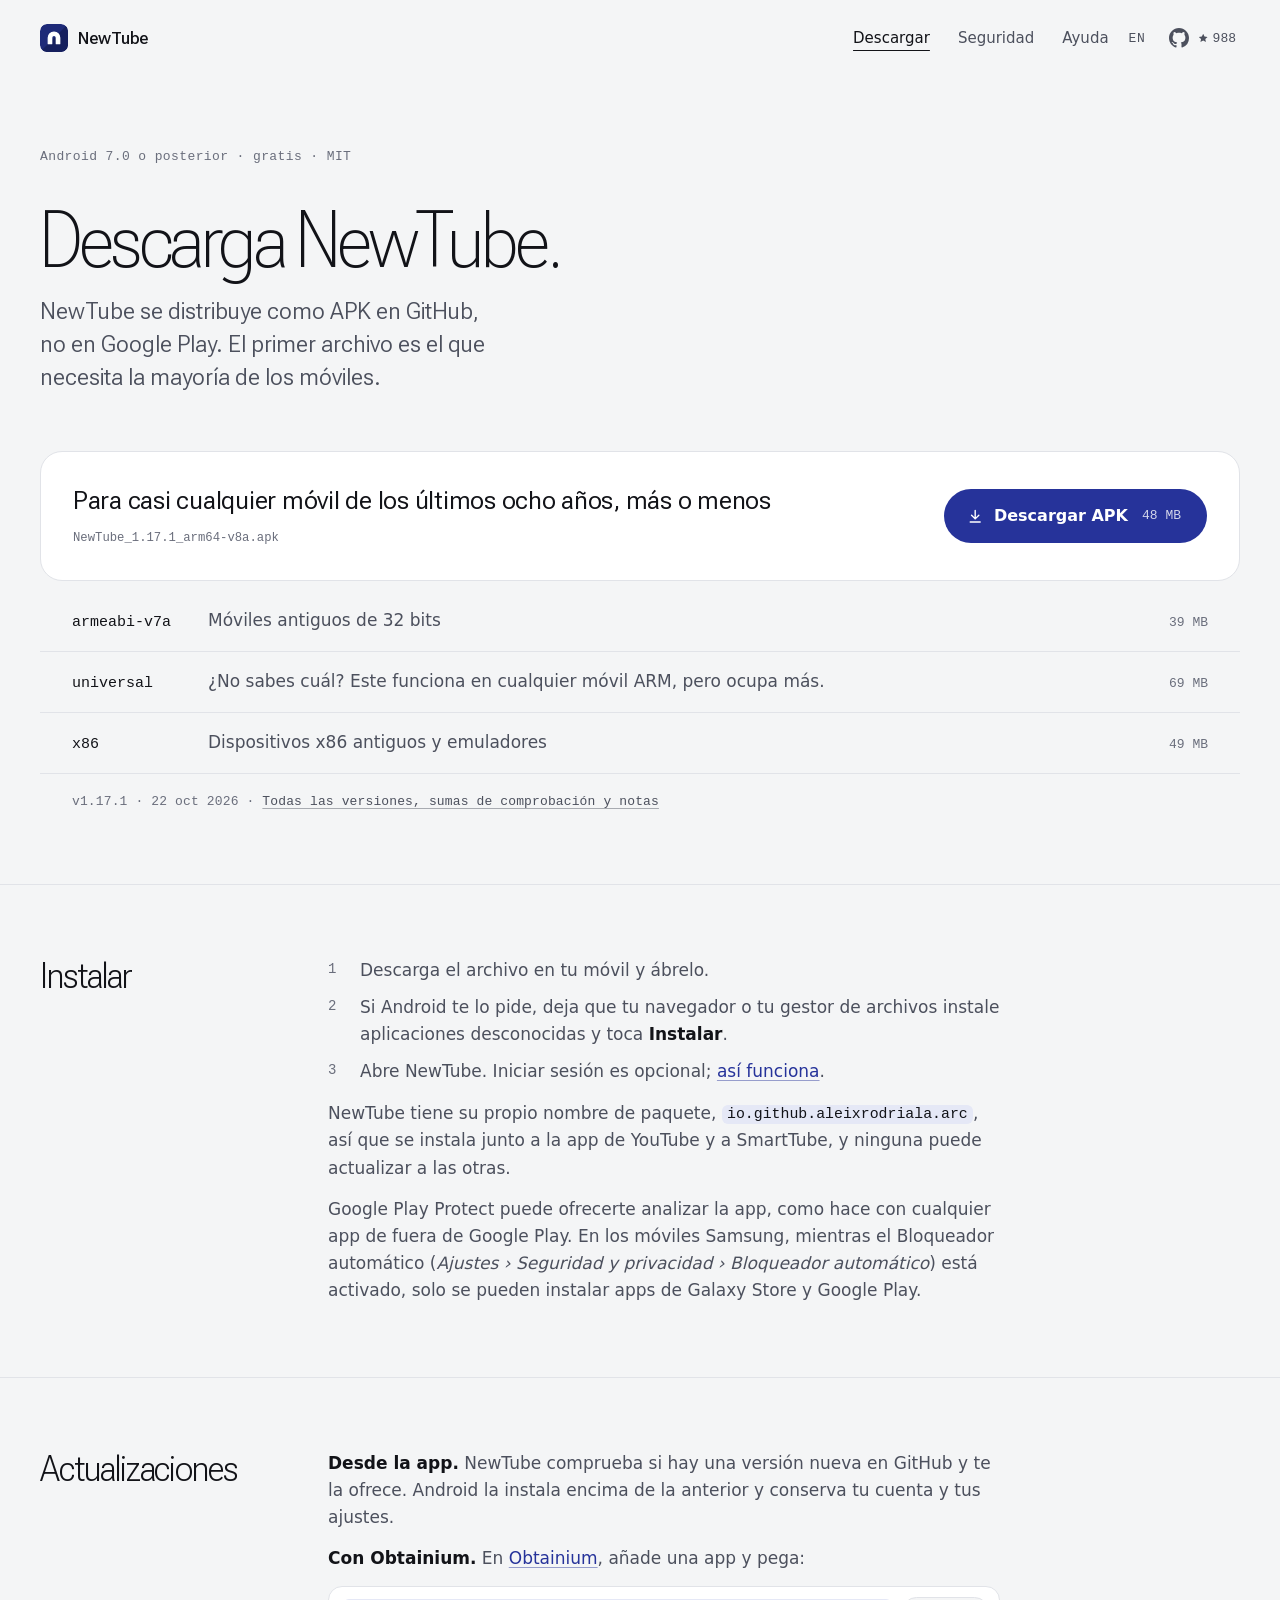
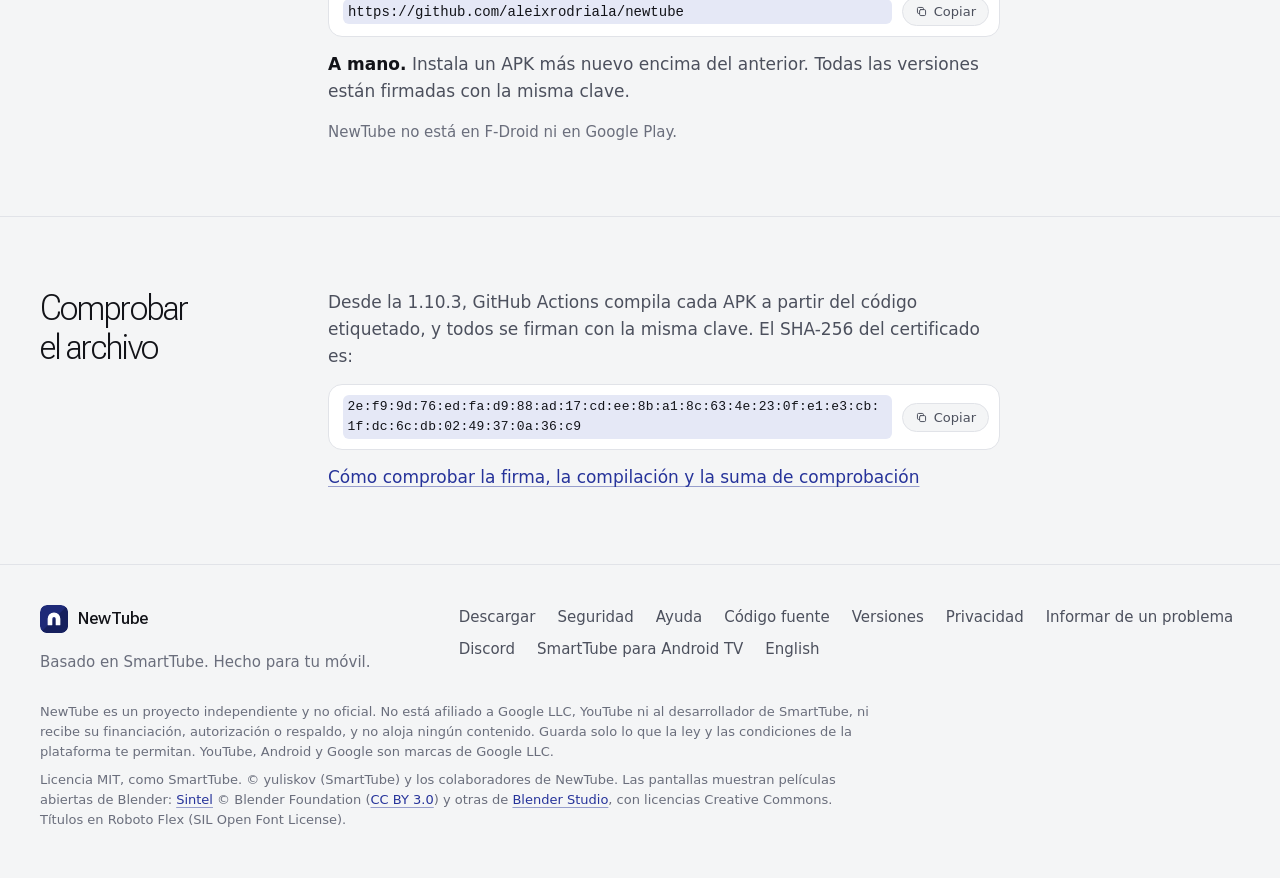
<file: es/download/index.html>
<!doctype html>
<html lang="es">
<head>
  <meta charset="utf-8">
  <meta name="viewport" content="width=device-width, initial-scale=1">
  <meta http-equiv="Content-Security-Policy" content="default-src 'self'; img-src 'self' data:; style-src 'self'; script-src 'self'; font-src 'self'; media-src 'self'; connect-src 'none'; base-uri 'none'; form-action 'none'; object-src 'none'">
  <title>Descargar NewTube para Android</title>
  <meta name="description" content="Descarga el APK de NewTube para Android 7.0 o posterior: qué archivo elegir, cómo instalarlo, cómo se actualiza y cómo comprobar el archivo.">
  <link rel="canonical" href="https://newtube.org/es/download/">
  <link rel="alternate" hreflang="en" href="https://newtube.org/download/">
  <link rel="alternate" hreflang="es" href="https://newtube.org/es/download/">
  <link rel="alternate" hreflang="x-default" href="https://newtube.org/download/">
  <meta name="robots" content="index, follow, max-image-preview:large">
  <meta name="color-scheme" content="light dark">
  <meta name="theme-color" content="#f4f5f6" media="(prefers-color-scheme: light)">
  <meta name="theme-color" content="#0d0e12" media="(prefers-color-scheme: dark)">
  <link rel="icon" href="/assets/icon.svg" type="image/svg+xml">
  <link rel="apple-touch-icon" href="/assets/apple-touch-icon.png">

  <meta property="og:type" content="website">
  <meta property="og:site_name" content="NewTube">
  <meta property="og:locale" content="es_ES">
  <meta property="og:locale:alternate" content="en_US">
  <meta property="og:url" content="https://newtube.org/es/download/">
  <meta property="og:title" content="Descargar NewTube para Android">
  <meta property="og:description" content="Descarga el APK de NewTube para Android 7.0 o posterior: qué archivo elegir, cómo instalarlo, cómo se actualiza y cómo comprobar el archivo.">
  <meta property="og:image" content="https://newtube.org/assets/og-image-es.jpg">
  <meta property="og:image:width" content="1280">
  <meta property="og:image:height" content="640">
  <meta property="og:image:alt" content="NewTube: SmartTube para móviles. Rápido, cuidado y de código abierto; no oficial, basado en SmartTube de @yuliskov. Un móvil muestra la página de un vídeo con Sintel.">
  <meta name="twitter:card" content="summary_large_image">

  <link rel="preload" href="/assets/fonts/roboto-flex-display.woff2" as="font" type="font/woff2" crossorigin>
  <link rel="stylesheet" href="/styles.css">
  <script src="/main.js" defer></script>
  
</head>
<body class="page-download">
  <a class="skip" href="#main">Saltar al contenido</a>

  <svg class="sprite" aria-hidden="true" focusable="false">
    <symbol id="i-down" viewBox="0 0 24 24"><path d="M12 4.5v11m-4.75-4.75L12 15.5l4.75-4.75M5.5 19.5h13"/></symbol>
    <symbol id="i-arrow" viewBox="0 0 24 24"><path d="M5 12h13.5m-5.25-5.25L18.5 12l-5.25 5.25"/></symbol>
    <symbol id="i-copy" viewBox="0 0 24 24"><rect x="8.5" y="8.5" width="11" height="11" rx="2.25"/><path d="M15.5 8.5v-2a2 2 0 0 0-2-2h-7a2 2 0 0 0-2 2v7a2 2 0 0 0 2 2h2"/></symbol>
    <symbol id="i-star" viewBox="0 0 24 24"><path class="fill" d="M12 3.3l2.55 5.47 6 .72-4.43 4.1 1.17 5.92L12 16.56l-5.29 2.95 1.17-5.92-4.43-4.1 6-.72z"/></symbol>
    <symbol id="i-github" viewBox="0 0 16 16"><path class="fill" d="M8 0C3.58 0 0 3.58 0 8c0 3.54 2.29 6.53 5.47 7.59.4.07.55-.17.55-.38 0-.19-.01-.82-.01-1.49-2.01.37-2.53-.49-2.69-.94-.09-.23-.48-.94-.82-1.13-.28-.15-.68-.52-.01-.53.63-.01 1.08.58 1.23.82.72 1.21 1.87.87 2.33.66.07-.52.28-.87.51-1.07-1.78-.2-3.64-.89-3.64-3.95 0-.87.31-1.59.82-2.15-.08-.2-.36-1.02.08-2.12 0 0 .67-.21 2.2.82.64-.18 1.32-.27 2-.27.68 0 1.36.09 2 .27 1.53-1.04 2.2-.82 2.2-.82.44 1.1.16 1.92.08 2.12.51.56.82 1.27.82 2.15 0 3.07-1.87 3.75-3.65 3.95.29.25.54.73.54 1.48 0 1.07-.01 1.93-.01 2.2 0 .21.15.46.55.38A8.01 8.01 0 0 0 16 8c0-4.42-3.58-8-8-8Z"/></symbol>
  </svg>

  <header class="site-header">
    <div class="wrap bar">
      <a class="brand" href="/es/"><img src="/assets/icon.svg" width="28" height="28" alt=""><span>NewTube</span></a>
      <nav class="nav" aria-label="Principal">
        <ul>
          <li><a href="/es/download/" aria-current="page">Descargar</a></li>
          <li><a href="/es/trust/">Seguridad</a></li>
          <li><a href="/es/faq/">Ayuda</a></li>
        </ul>
      </nav>
      <a class="lang" href="/download/" hreflang="en" lang="en" title="Read in English">EN</a>
      <a class="gh" href="https://github.com/aleixrodriala/newtube"><svg aria-hidden="true"><use href="#i-github"/></svg><span class="visually-hidden">Código fuente de NewTube en GitHub</span><span class="gh-stars" data-stars="988"><svg class="i fill" aria-hidden="true"><use href="#i-star"/></svg>988<span class="visually-hidden"> estrellas</span></span></a>
    </div>
  </header>

  <main id="main">
<section class="page-head">
      <div class="wrap">
        <p class="kicker">Android 7.0 o posterior · gratis · MIT</p>
        <h1>Descarga NewTube.</h1>
        <p class="lead">NewTube se distribuye como APK en GitHub, no en Google Play. El primer archivo es el que necesita la mayoría de los móviles.</p>
      </div>
    </section>

    <section class="block" aria-labelledby="pick-title">
      <div class="wrap">
        <h2 id="pick-title" class="visually-hidden">Elige un archivo</h2>
        <div class="apk-main">
          <div>
            <p class="apk-for">Para casi cualquier móvil de los últimos ocho años, más o menos</p>
            <p class="apk-name"><code>NewTube_1.17.1_arm64-v8a.apk</code></p>
          </div>
          <a class="btn" href="https://github.com/aleixrodriala/newtube/releases/download/v1.17.1/NewTube_1.17.1_arm64-v8a.apk">
            <svg class="i" aria-hidden="true"><use href="#i-down"/></svg>Descargar APK<span class="btn-size">48 MB</span>
          </a>
        </div>
        <ul class="apk-list" aria-label="Otros archivos">
          <li><a href="https://github.com/aleixrodriala/newtube/releases/download/v1.17.1/NewTube_1.17.1_armeabi-v7a.apk"><code>armeabi-v7a</code><span>Móviles antiguos de 32 bits</span><span class="sz">39 MB</span></a></li>
          <li><a href="https://github.com/aleixrodriala/newtube/releases/download/v1.17.1/NewTube_1.17.1_universal.apk"><code>universal</code><span>¿No sabes cuál? Este funciona en cualquier móvil ARM, pero ocupa más.</span><span class="sz">69 MB</span></a></li>
          <li><a href="https://github.com/aleixrodriala/newtube/releases/download/v1.17.1/NewTube_1.17.1_x86.apk"><code>x86</code><span>Dispositivos x86 antiguos y emuladores</span><span class="sz">49 MB</span></a></li>
        </ul>
        <p class="get-meta"><span class="rl">v1.17.1 · 22 oct 2026</span><a href="https://github.com/aleixrodriala/newtube/releases">Todas las versiones, sumas de comprobación y notas</a></p>
      </div>
    </section>

    <section class="block" aria-labelledby="install-title">
      <div class="wrap two">
        <h2 id="install-title">Instalar</h2>
        <div class="prose">
          <ol class="steps">
            <li>Descarga el archivo en tu móvil y ábrelo.</li>
            <li>Si Android te lo pide, deja que tu navegador o tu gestor de archivos instale aplicaciones desconocidas y toca <strong>Instalar</strong>.</li>
            <li>Abre NewTube. Iniciar sesión es opcional; <a href="/es/faq/#sign-in">así funciona</a>.</li>
          </ol>
          <p>NewTube tiene su propio nombre de paquete, <code>io.github.aleixrodriala.arc</code>, así que se instala junto a la app de YouTube y a SmartTube, y ninguna puede actualizar a las otras.</p>
          <p>Google Play Protect puede ofrecerte analizar la app, como hace con cualquier app de fuera de Google Play. En los móviles Samsung, mientras el Bloqueador automático (<em>Ajustes › Seguridad y privacidad › Bloqueador automático</em>) está activado, solo se pueden instalar apps de Galaxy Store y Google Play.</p>
        </div>
      </div>
    </section>

    <section class="block" aria-labelledby="updates-title">
      <div class="wrap two">
        <h2 id="updates-title">Actualizaciones</h2>
        <div class="prose">
          <p><strong>Desde la app.</strong> NewTube comprueba si hay una versión nueva en GitHub y te la ofrece. Android la instala encima de la anterior y conserva tu cuenta y tus ajustes.</p>
          <p><strong>Con Obtainium.</strong> En <a href="https://obtainium.imranr.dev">Obtainium</a>, añade una app y pega:</p>
          <div class="copy">
            <code id="repo-url">https://github.com/aleixrodriala/newtube</code>
            <button class="copy-btn" type="button" data-copy="repo-url" hidden><svg class="i" aria-hidden="true"><use href="#i-copy"/></svg><span>Copiar</span></button>
          </div>
          <p><strong>A mano.</strong> Instala un APK más nuevo encima del anterior. Todas las versiones están firmadas con la misma clave.</p>
          <p class="quiet">NewTube no está en F-Droid ni en Google Play.</p>
        </div>
      </div>
    </section>

    <section class="block" aria-labelledby="check-title">
      <div class="wrap two">
        <h2 id="check-title">Comprobar el archivo</h2>
        <div class="prose">
          <p>Desde la 1.10.3, GitHub Actions compila cada APK a partir del código etiquetado, y todos se firman con la misma clave. El SHA-256 del certificado es:</p>
          <div class="copy">
            <code id="cert-sha" class="hash">2e:f9:9d:76:ed:fa:d9:88:ad:17:cd:ee:8b:a1:8c:63:4e:23:0f:e1:e3:cb:1f:dc:6c:db:02:49:37:0a:36:c9</code>
            <button class="copy-btn" type="button" data-copy="cert-sha" hidden><svg class="i" aria-hidden="true"><use href="#i-copy"/></svg><span>Copiar</span></button>
          </div>
          <p><a href="/es/trust/#build">Cómo comprobar la firma, la compilación y la suma de comprobación</a></p>
        </div>
      </div>
      <p class="visually-hidden" role="status" aria-live="polite" data-copy-status></p>
    </section>

  </main>

  <footer class="site-footer">
    <div class="wrap foot">
      <div class="foot-brand">
        <a class="brand" href="/es/"><img src="/assets/icon.svg" width="28" height="28" alt=""><span>NewTube</span></a>
        <p>Basado en SmartTube. Hecho para tu móvil.</p>
      </div>
      <nav aria-label="Pie de página">
        <ul class="foot-links">
          <li><a href="/es/download/">Descargar</a></li>
          <li><a href="/es/trust/">Seguridad</a></li>
          <li><a href="/es/faq/">Ayuda</a></li>
          <li><a href="https://github.com/aleixrodriala/newtube">Código fuente</a></li>
          <li><a href="https://github.com/aleixrodriala/newtube/releases">Versiones</a></li>
          <li><a href="https://github.com/aleixrodriala/newtube/blob/main/PRIVACY.md">Privacidad</a></li>
          <li><a href="https://github.com/aleixrodriala/newtube/issues">Informar de un problema</a></li>
          <li><a href="https://discord.gg/xu3v6euSHq">Discord</a></li>
          <li><a href="https://github.com/yuliskov/SmartTube">SmartTube para Android TV</a></li>
          <li><a href="/download/" hreflang="en" lang="en">English</a></li>
        </ul>
      </nav>
    </div>
    <div class="wrap fine">
      <p>NewTube es un proyecto independiente y no oficial. No está afiliado a Google LLC, YouTube ni al desarrollador de SmartTube, ni recibe su financiación, autorización o respaldo, y no aloja ningún contenido. Guarda solo lo que la ley y las condiciones de la plataforma te permitan. YouTube, Android y Google son marcas de Google LLC.</p>
      <p>Licencia MIT, como SmartTube. © yuliskov (SmartTube) y los colaboradores de NewTube. Las pantallas muestran películas abiertas de Blender: <a href="https://durian.blender.org/">Sintel</a> © Blender Foundation (<a href="https://creativecommons.org/licenses/by/3.0/deed.es">CC BY 3.0</a>) y otras de <a href="https://studio.blender.org/films/">Blender Studio</a>, con licencias Creative Commons. Títulos en Roboto Flex (SIL Open Font License).</p>
    </div>
  </footer>
</body>
</html>
</file>
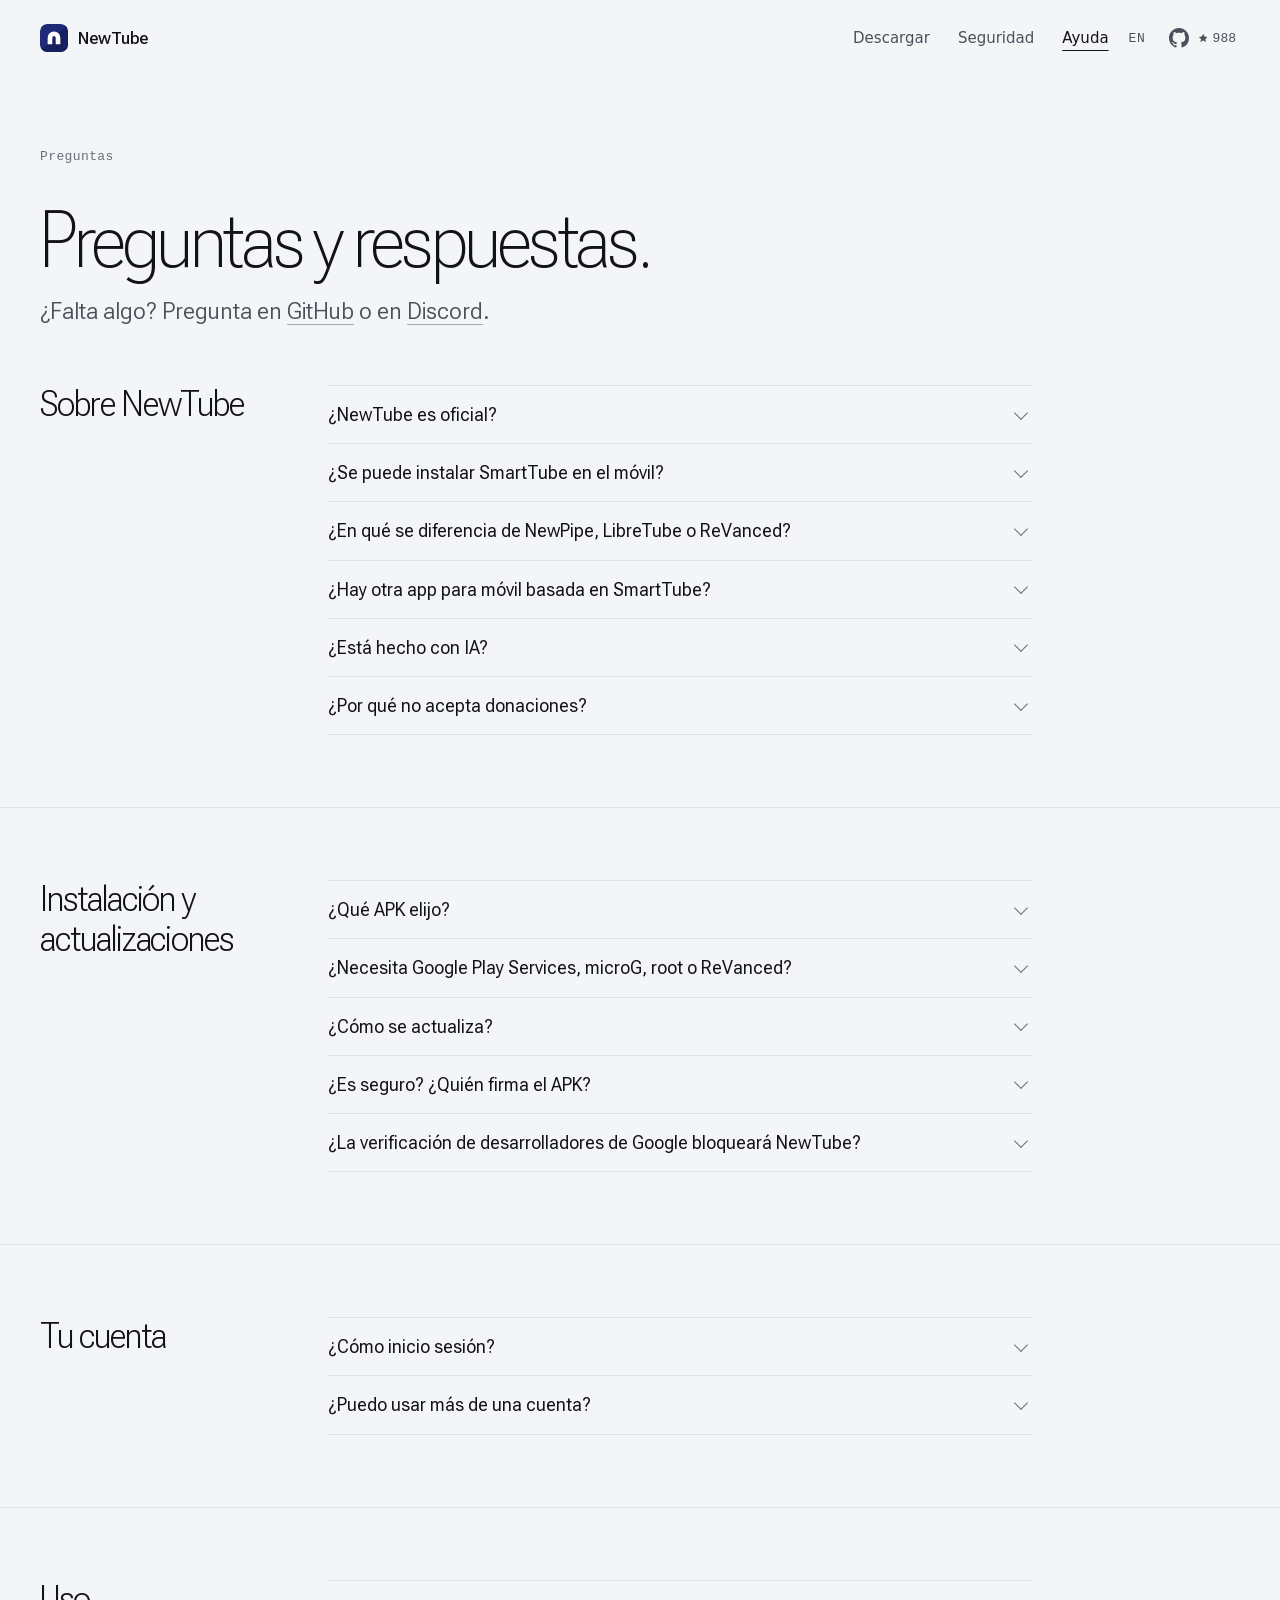
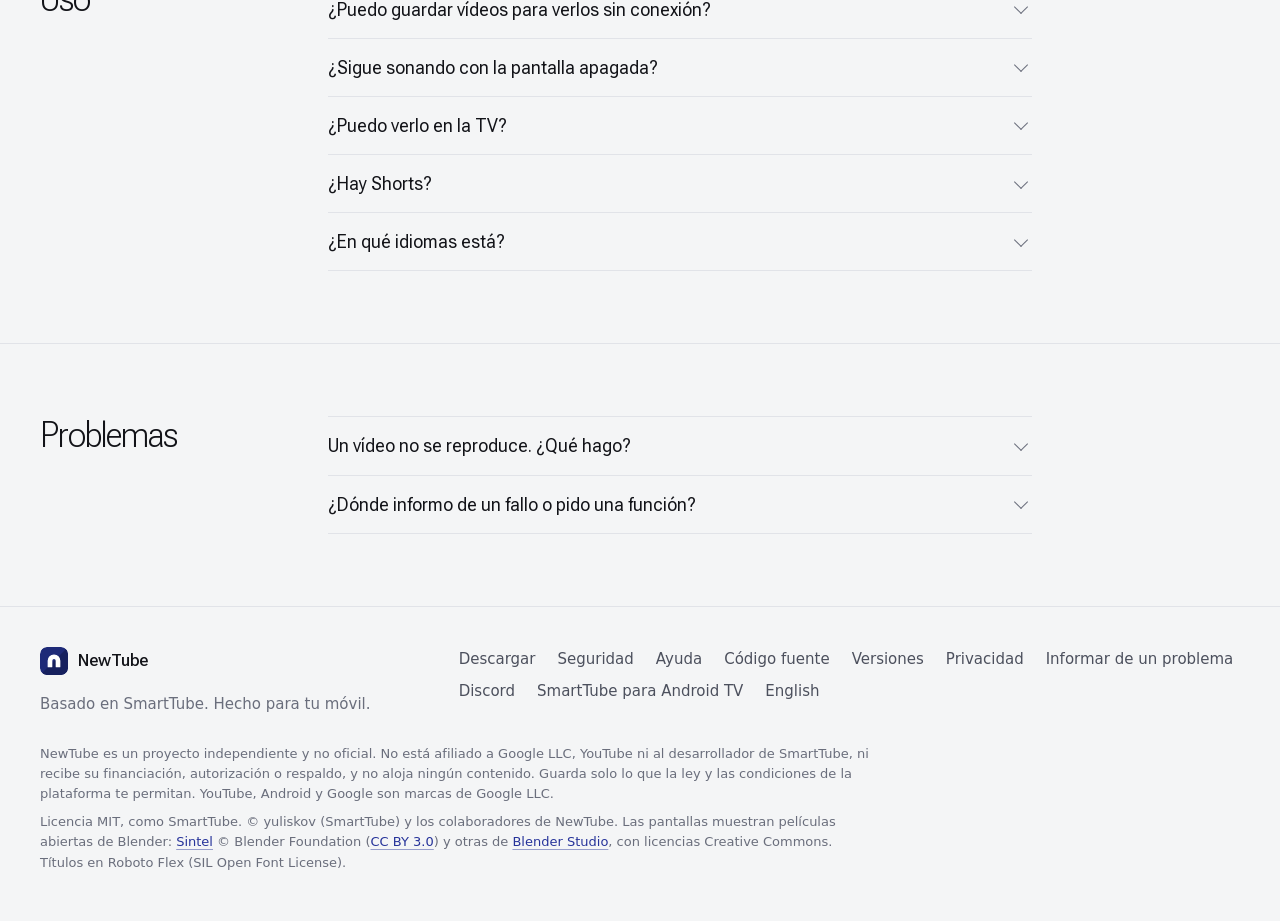
<file: es/faq/index.html>
<!doctype html>
<html lang="es">
<head>
  <meta charset="utf-8">
  <meta name="viewport" content="width=device-width, initial-scale=1">
  <meta http-equiv="Content-Security-Policy" content="default-src 'self'; img-src 'self' data:; style-src 'self'; script-src 'self'; font-src 'self'; media-src 'self'; connect-src 'none'; base-uri 'none'; form-action 'none'; object-src 'none'">
  <title>Preguntas sobre NewTube: SmartTube para móviles, no oficial</title>
  <meta name="description" content="Respuestas sobre NewTube, SmartTube para móviles no oficial: inicio de sesión, qué APK elegir, actualizaciones, Google Play Services, guardar vídeos para verlos sin conexión, enviar a la TV y en qué se diferencia de NewPipe, LibreTube y ReVanced.">
  <link rel="canonical" href="https://newtube.org/es/faq/">
  <link rel="alternate" hreflang="en" href="https://newtube.org/faq/">
  <link rel="alternate" hreflang="es" href="https://newtube.org/es/faq/">
  <link rel="alternate" hreflang="x-default" href="https://newtube.org/faq/">
  <meta name="robots" content="index, follow, max-image-preview:large">
  <meta name="color-scheme" content="light dark">
  <meta name="theme-color" content="#f4f5f6" media="(prefers-color-scheme: light)">
  <meta name="theme-color" content="#0d0e12" media="(prefers-color-scheme: dark)">
  <link rel="icon" href="/assets/icon.svg" type="image/svg+xml">
  <link rel="apple-touch-icon" href="/assets/apple-touch-icon.png">

  <meta property="og:type" content="website">
  <meta property="og:site_name" content="NewTube">
  <meta property="og:locale" content="es_ES">
  <meta property="og:locale:alternate" content="en_US">
  <meta property="og:url" content="https://newtube.org/es/faq/">
  <meta property="og:title" content="Preguntas sobre NewTube: SmartTube para móviles, no oficial">
  <meta property="og:description" content="Respuestas sobre NewTube, SmartTube para móviles no oficial: inicio de sesión, qué APK elegir, actualizaciones, Google Play Services, guardar vídeos para verlos sin conexión, enviar a la TV y en qué se diferencia de NewPipe, LibreTube y ReVanced.">
  <meta property="og:image" content="https://newtube.org/assets/og-image-es.jpg">
  <meta property="og:image:width" content="1280">
  <meta property="og:image:height" content="640">
  <meta property="og:image:alt" content="NewTube: SmartTube para móviles. Rápido, cuidado y de código abierto; no oficial, basado en SmartTube de @yuliskov. Un móvil muestra la página de un vídeo con Sintel.">
  <meta name="twitter:card" content="summary_large_image">

  <link rel="preload" href="/assets/fonts/roboto-flex-display.woff2" as="font" type="font/woff2" crossorigin>
  <link rel="stylesheet" href="/styles.css">
  <script src="/main.js" defer></script>
  <script type="application/ld+json">
{
  "@context": "https://schema.org",
  "@type": "FAQPage",
  "inLanguage": "es",
  "mainEntity": [
    {
      "@type": "Question",
      "name": "¿NewTube es oficial?",
      "acceptedAnswer": {
        "@type": "Answer",
        "text": "No. NewTube es un proyecto independiente y no oficial. No está afiliado a Google LLC, YouTube ni al desarrollador de SmartTube, ni recibe su financiación, autorización o respaldo. Está basado en el código abierto de SmartTube (MIT), de @yuliskov, y lo reconoce."
      }
    },
    {
      "@type": "Question",
      "name": "¿Se puede instalar SmartTube en el móvil?",
      "acceptedAnswer": {
        "@type": "Answer",
        "text": "SmartTube está hecho para Android TV y TV boxes. Su README dice que no es para móviles y que no da soporte en ellos: «There will not be a phone version» (no habrá versión para móvil). NewTube es un cliente no oficial para móviles basado en el motor de SmartTube: el mismo inicio de sesión y las mismas integraciones de SponsorBlock y DeArrow, con una interfaz táctil, su propio reproductor y la opción de guardar vídeos para verlos sin conexión. Si tienes una TV con Android TV, instala SmartTube en ella."
      }
    },
    {
      "@type": "Question",
      "name": "¿En qué se diferencia de NewPipe, LibreTube o ReVanced?",
      "acceptedAnswer": {
        "@type": "Answer",
        "text": "Todas son buenas apps, y cuál te encaja depende de lo que busques. NewPipe y LibreTube no inician sesión con una cuenta de Google: guardan tus suscripciones en el móvil o en un servidor de Piped. ReVanced parchea la app oficial y necesita GmsCore si no tienes root. NewTube está basado en SmartTube, así que usa tu cuenta real sin nada de eso."
      }
    },
    {
      "@type": "Question",
      "name": "¿Hay otra app para móvil basada en SmartTube?",
      "acceptedAnswer": {
        "@type": "Answer",
        "text": "Sí. SmarterTube es otro fork independiente de SmartTube para móviles, y vale la pena compararlos. Son proyectos separados. Una diferencia cuando se comprobó, en septiembre de 2026: NewTube puede guardar vídeos para verlos sin conexión."
      }
    },
    {
      "@type": "Question",
      "name": "¿Está hecho con IA?",
      "acceptedAnswer": {
        "@type": "Answer",
        "text": "Sí, en gran parte. NewTube es el proyecto de una sola persona, y la mayor parte de su código propio (la interfaz del móvil, el reproductor y la parte de red) se escribió con asistentes de programación con IA, Claude y Codex; los commits lo indican. El responsable dirige y revisa ese trabajo y usa la app a diario. Cada registro de versión (en inglés) indica qué se comprobó en un móvil real, qué solo se comprobó con pruebas automáticas y qué sigue pendiente. El motor que hay debajo es el de SmartTube, que @yuliskov y sus colaboradores llevan años escribiendo."
      }
    },
    {
      "@type": "Question",
      "name": "¿Por qué no acepta donaciones?",
      "acceptedAnswer": {
        "@type": "Answer",
        "text": "NewTube no acepta donaciones. El trabajo duro lo hizo SmartTube, así que si quieres apoyar el proyecto original, apoya a SmartTube."
      }
    },
    {
      "@type": "Question",
      "name": "¿Qué APK elijo?",
      "acceptedAnswer": {
        "@type": "Answer",
        "text": "arm64-v8a sirve para casi cualquier móvil de los últimos ocho años, más o menos. armeabi-v7a es para móviles antiguos de 32 bits, universal funciona en cualquier móvil ARM si tienes dudas (ocupa más) y x86 es para dispositivos x86 antiguos y emuladores. NewTube necesita Android 7.0 o posterior. Los cuatro están en la página de descarga."
      }
    },
    {
      "@type": "Question",
      "name": "¿Necesita Google Play Services, microG, root o ReVanced?",
      "acceptedAnswer": {
        "@type": "Answer",
        "text": "No. NewTube no es una app de YouTube parcheada. Inicia sesión con un código, como una TV, así que no necesita Google Play Services ni nada que los sustituya, y su APK no contiene ninguna biblioteca de Google Play Services."
      }
    },
    {
      "@type": "Question",
      "name": "¿Cómo se actualiza?",
      "acceptedAnswer": {
        "@type": "Answer",
        "text": "NewTube comprueba si hay una versión nueva en GitHub y te la ofrece en la app; después, el instalador de Android la instala encima de la anterior y conserva tu cuenta y tus ajustes. También puedes añadir https://github.com/aleixrodriala/newtube a Obtainium, o instalar tú un APK más nuevo encima del anterior."
      }
    },
    {
      "@type": "Question",
      "name": "¿Es seguro? ¿Quién firma el APK?",
      "acceptedAnswer": {
        "@type": "Answer",
        "text": "Todos los APK de NewTube están firmados con la misma clave, que es del responsable, @aleixrodriala. Desde la 1.10.3, GitHub Actions compila y firma los APK a partir del código etiquetado, y cada archivo tiene una atestación de compilación. Cada versión incluye una suma SHA-256 y un análisis de VirusTotal de cada APK. La app no tiene analíticas, ni informes de errores, ni SDK de anuncios. Cómo comprobar cada cosa está en la página de seguridad."
      }
    },
    {
      "@type": "Question",
      "name": "¿La verificación de desarrolladores de Google bloqueará NewTube?",
      "acceptedAnswer": {
        "@type": "Answer",
        "text": "De momento no, según Google. El requisito que empezó el 30 de septiembre de 2026 afecta a las apps que se instalan desde tiendas participantes, como Google Play, en algunas regiones y en dispositivos Android certificados. Las preguntas frecuentes de Google dicen que, si los usuarios instalan una app directamente, «these new verification requirements won't apply to your app yet» (estos nuevos requisitos aún no se aplicarán a tu app). NewTube se instala desde GitHub, es decir, directamente. Google prevé extenderlo a todo el mundo en 2027, con un «flujo avanzado»: un ajuste que se hace una sola vez y permite instalar apps de desarrolladores no verificados tras aceptar los riesgos. Qué hará NewTube en 2027 aún no está decidido."
      }
    },
    {
      "@type": "Question",
      "name": "¿Cómo inicio sesión?",
      "acceptedAnswer": {
        "@type": "Answer",
        "text": "Abre la pestaña Tú y toca la fila de la cuenta. NewTube te muestra un código corto. Toca Continuar con Google. Se abre la propia página de Google: elige tu cuenta y permite el acceso. Puede mencionar una TV, porque NewTube inicia sesión igual que una TV. Vuelve a NewTube. La sesión se completa sola. Tu contraseña solo se escribe en la página de Google, nunca en NewTube, e iniciar sesión es opcional. El token se guarda en tu móvil y nunca se envía al desarrollador. Desde la 1.15.1 no se incluye en la copia de seguridad de Android, en la transferencia entre móviles ni en la Copia de seguridad/restaurar de la app. Puedes revocarlo cuando quieras en myaccount.google.com/security, en Tus conexiones con aplicaciones y servicios de terceros."
      }
    },
    {
      "@type": "Question",
      "name": "¿Puedo usar más de una cuenta?",
      "acceptedAnswer": {
        "@type": "Answer",
        "text": "Sí. NewTube guarda varias cuentas con un selector, o ninguna: cuando ya tienes una, la fila de la cuenta abre el selector, desde donde puedes añadir otra. Sin iniciar sesión, YouTube sigue personalizando Inicio según lo que ves en ese móvil."
      }
    },
    {
      "@type": "Question",
      "name": "¿Puedo guardar vídeos para verlos sin conexión?",
      "acceptedAnswer": {
        "@type": "Answer",
        "text": "Sí. Elige una calidad de hasta 1080p, o quédate solo con el audio. Los vídeos guardados se reproducen sin conexión en el mismo reproductor y aparecen en tu galería. Los subtítulos no se guardan con ellos, los directos y los estrenos no se pueden guardar, y una lista no se puede guardar entera de una vez. Guarda solo lo que la ley y las condiciones de la plataforma te permitan."
      }
    },
    {
      "@type": "Question",
      "name": "¿Sigue sonando con la pantalla apagada?",
      "acceptedAnswer": {
        "@type": "Answer",
        "text": "Sí. Se reproduce en segundo plano con controles en la pantalla de bloqueo y en los auriculares, y en imagen en imagen desde Android 8. Desliza el vídeo hacia abajo y sigue sonando en un minirreproductor mientras navegas."
      }
    },
    {
      "@type": "Question",
      "name": "¿Puedo verlo en la TV?",
      "acceptedAnswer": {
        "@type": "Answer",
        "text": "Vincula NewTube con SmartTube en la TV con el código de su sección Control remoto. También puedes enviar el vídeo directamente a un Chromecast desde el móvil (sin directos ni subtítulos en ese modo) o usar la app de YouTube de la TV."
      }
    },
    {
      "@type": "Question",
      "name": "¿Hay Shorts?",
      "acceptedAnswer": {
        "@type": "Answer",
        "text": "No. Los Shorts no aparecen en Inicio, Suscripciones, Historial, la búsqueda, los canales, las listas ni A continuación, y la reproducción automática se los salta. Un enlace a un Short que te compartan sigue abriéndose, en el reproductor normal."
      }
    },
    {
      "@type": "Question",
      "name": "¿En qué idiomas está?",
      "acceptedAnswer": {
        "@type": "Answer",
        "text": "Las pantallas propias de NewTube están en inglés y español por ahora. Los ajustes y mensajes que hereda de SmartTube existen en unos 45 idiomas. Cualquier ayuda con más idiomas es bienvenida: mira TRANSLATING.md (en inglés)."
      }
    },
    {
      "@type": "Question",
      "name": "Un vídeo no se reproduce. ¿Qué hago?",
      "acceptedAnswer": {
        "@type": "Answer",
        "text": "YouTube a veces rechaza un vídeo o una cuenta. NewTube lo reintenta por otras vías, pero algunos vídeos siguen sin poder reproducirse: algunos solo funcionan en la app de YouTube o tras una compra, como las películas de pago y parte de la música. Si uno sigue fallando, abre una incidencia con el enlace del vídeo y tu versión de NewTube."
      }
    },
    {
      "@type": "Question",
      "name": "¿Dónde informo de un fallo o pido una función?",
      "acceptedAnswer": {
        "@type": "Answer",
        "text": "En las incidencias de GitHub, o pásate a saludar por Discord."
      }
    }
  ]
}
  </script>
</head>
<body class="page-faq">
  <a class="skip" href="#main">Saltar al contenido</a>

  <svg class="sprite" aria-hidden="true" focusable="false">
    <symbol id="i-down" viewBox="0 0 24 24"><path d="M12 4.5v11m-4.75-4.75L12 15.5l4.75-4.75M5.5 19.5h13"/></symbol>
    <symbol id="i-arrow" viewBox="0 0 24 24"><path d="M5 12h13.5m-5.25-5.25L18.5 12l-5.25 5.25"/></symbol>
    <symbol id="i-copy" viewBox="0 0 24 24"><rect x="8.5" y="8.5" width="11" height="11" rx="2.25"/><path d="M15.5 8.5v-2a2 2 0 0 0-2-2h-7a2 2 0 0 0-2 2v7a2 2 0 0 0 2 2h2"/></symbol>
    <symbol id="i-star" viewBox="0 0 24 24"><path class="fill" d="M12 3.3l2.55 5.47 6 .72-4.43 4.1 1.17 5.92L12 16.56l-5.29 2.95 1.17-5.92-4.43-4.1 6-.72z"/></symbol>
    <symbol id="i-github" viewBox="0 0 16 16"><path class="fill" d="M8 0C3.58 0 0 3.58 0 8c0 3.54 2.29 6.53 5.47 7.59.4.07.55-.17.55-.38 0-.19-.01-.82-.01-1.49-2.01.37-2.53-.49-2.69-.94-.09-.23-.48-.94-.82-1.13-.28-.15-.68-.52-.01-.53.63-.01 1.08.58 1.23.82.72 1.21 1.87.87 2.33.66.07-.52.28-.87.51-1.07-1.78-.2-3.64-.89-3.64-3.95 0-.87.31-1.59.82-2.15-.08-.2-.36-1.02.08-2.12 0 0 .67-.21 2.2.82.64-.18 1.32-.27 2-.27.68 0 1.36.09 2 .27 1.53-1.04 2.2-.82 2.2-.82.44 1.1.16 1.92.08 2.12.51.56.82 1.27.82 2.15 0 3.07-1.87 3.75-3.65 3.95.29.25.54.73.54 1.48 0 1.07-.01 1.93-.01 2.2 0 .21.15.46.55.38A8.01 8.01 0 0 0 16 8c0-4.42-3.58-8-8-8Z"/></symbol>
  </svg>

  <header class="site-header">
    <div class="wrap bar">
      <a class="brand" href="/es/"><img src="/assets/icon.svg" width="28" height="28" alt=""><span>NewTube</span></a>
      <nav class="nav" aria-label="Principal">
        <ul>
          <li><a href="/es/download/">Descargar</a></li>
          <li><a href="/es/trust/">Seguridad</a></li>
          <li><a href="/es/faq/" aria-current="page">Ayuda</a></li>
        </ul>
      </nav>
      <a class="lang" href="/faq/" hreflang="en" lang="en" title="Read in English">EN</a>
      <a class="gh" href="https://github.com/aleixrodriala/newtube"><svg aria-hidden="true"><use href="#i-github"/></svg><span class="visually-hidden">Código fuente de NewTube en GitHub</span><span class="gh-stars" data-stars="988"><svg class="i fill" aria-hidden="true"><use href="#i-star"/></svg>988<span class="visually-hidden"> estrellas</span></span></a>
    </div>
  </header>

  <main id="main">
<section class="page-head">
      <div class="wrap">
        <p class="kicker">Preguntas</p>
        <h1>Preguntas y respuestas.</h1>
        <p class="lead">¿Falta algo? Pregunta en <a href="https://github.com/aleixrodriala/newtube/issues">GitHub</a> o en <a href="https://discord.gg/xu3v6euSHq">Discord</a>.</p>
      </div>
    </section>

    <section class="block" aria-labelledby="faq-about">
      <div class="wrap two">
        <h2 id="faq-about">Sobre NewTube</h2>
        <div class="faq">
          <details id="official">
            <summary>¿NewTube es oficial?</summary>
            <div><p>No. NewTube es un proyecto independiente y no oficial. No está afiliado a Google LLC, YouTube ni al desarrollador de SmartTube, ni recibe su financiación, autorización o respaldo. Está basado en el código abierto de SmartTube (MIT), de <a href="https://github.com/yuliskov">@yuliskov</a>, y lo reconoce.</p></div>
          </details>
          <details id="smarttube-on-phones">
            <summary>¿Se puede instalar SmartTube en el móvil?</summary>
            <div><p>SmartTube está hecho para Android TV y TV boxes. Su README dice que no es para móviles y que no da soporte en ellos: «There will not be a phone version» (no habrá versión para móvil). NewTube es un cliente no oficial para móviles basado en el motor de SmartTube: el mismo inicio de sesión y las mismas integraciones de SponsorBlock y DeArrow, con una interfaz táctil, su propio reproductor y la opción de guardar vídeos para verlos sin conexión. Si tienes una TV con Android TV, instala <a href="https://github.com/yuliskov/SmartTube">SmartTube</a> en ella.</p></div>
          </details>
          <details id="compare">
            <summary>¿En qué se diferencia de NewPipe, LibreTube o ReVanced?</summary>
            <div><p>Todas son buenas apps, y cuál te encaja depende de lo que busques. NewPipe y LibreTube no inician sesión con una cuenta de Google: guardan tus suscripciones en el móvil o en un servidor de Piped. ReVanced parchea la app oficial y necesita GmsCore si no tienes root. NewTube está basado en SmartTube, así que usa tu cuenta real sin nada de eso.</p></div>
          </details>
          <details id="smartertube">
            <summary>¿Hay otra app para móvil basada en SmartTube?</summary>
            <div><p>Sí. <a href="https://github.com/CodeSculptor/SmarterTube">SmarterTube</a> es otro fork independiente de SmartTube para móviles, y vale la pena compararlos. Son proyectos separados. Una diferencia cuando se comprobó, en septiembre de 2026: NewTube puede guardar vídeos para verlos sin conexión.</p></div>
          </details>
          <details id="ai">
            <summary>¿Está hecho con IA?</summary>
            <div><p>Sí, en gran parte. NewTube es el proyecto de una sola persona, y la mayor parte de su código propio (la interfaz del móvil, el reproductor y la parte de red) se escribió con asistentes de programación con IA, Claude y Codex; los commits lo indican. El responsable dirige y revisa ese trabajo y usa la app a diario. Cada <a href="https://github.com/aleixrodriala/newtube/tree/main/docs/releases">registro de versión</a> (en inglés) indica qué se comprobó en un móvil real, qué solo se comprobó con pruebas automáticas y qué sigue pendiente. El motor que hay debajo es el de SmartTube, que @yuliskov y sus colaboradores llevan años escribiendo.</p></div>
          </details>
          <details id="donations">
            <summary>¿Por qué no acepta donaciones?</summary>
            <div><p>NewTube no acepta donaciones. El trabajo duro lo hizo SmartTube, así que si quieres apoyar el proyecto original, <a href="https://github.com/yuliskov/SmartTube#donation">apoya a SmartTube</a>.</p></div>
          </details>
        </div>
      </div>
    </section>

    <section class="block" aria-labelledby="faq-install">
      <div class="wrap two">
        <h2 id="faq-install">Instalación y actualizaciones</h2>
        <div class="faq">
          <details id="which-apk">
            <summary>¿Qué APK elijo?</summary>
            <div><p><code>arm64-v8a</code> sirve para casi cualquier móvil de los últimos ocho años, más o menos. <code>armeabi-v7a</code> es para móviles antiguos de 32 bits, <code>universal</code> funciona en cualquier móvil ARM si tienes dudas (ocupa más) y <code>x86</code> es para dispositivos x86 antiguos y emuladores. NewTube necesita Android 7.0 o posterior. Los cuatro están en la <a href="/es/download/">página de descarga</a>.</p></div>
          </details>
          <details id="gms">
            <summary>¿Necesita Google Play Services, microG, root o ReVanced?</summary>
            <div><p>No. NewTube no es una app de YouTube parcheada. Inicia sesión con un código, como una TV, así que no necesita Google Play Services ni nada que los sustituya, y su APK no contiene ninguna biblioteca de Google Play Services.</p></div>
          </details>
          <details id="updates">
            <summary>¿Cómo se actualiza?</summary>
            <div><p>NewTube comprueba si hay una versión nueva en GitHub y te la ofrece en la app; después, el instalador de Android la instala encima de la anterior y conserva tu cuenta y tus ajustes. También puedes añadir <code>https://github.com/aleixrodriala/newtube</code> a <a href="https://obtainium.imranr.dev">Obtainium</a>, o instalar tú un APK más nuevo encima del anterior.</p></div>
          </details>
          <details id="safe">
            <summary>¿Es seguro? ¿Quién firma el APK?</summary>
            <div><p>Todos los APK de NewTube están firmados con la misma clave, que es del responsable, <a href="https://github.com/aleixrodriala">@aleixrodriala</a>. Desde la 1.10.3, GitHub Actions compila y firma los APK a partir del código etiquetado, y cada archivo tiene una atestación de compilación. Cada versión incluye una suma SHA-256 y un análisis de VirusTotal de cada APK. La app no tiene analíticas, ni informes de errores, ni SDK de anuncios. Cómo comprobar cada cosa está en la <a href="/es/trust/">página de seguridad</a>.</p></div>
          </details>
          <details id="verification">
            <summary>¿La verificación de desarrolladores de Google bloqueará NewTube?</summary>
            <div><p>De momento no, según Google. El requisito que empezó el 30 de septiembre de 2026 afecta a las apps que se instalan desde tiendas participantes, como Google Play, en algunas regiones y en dispositivos Android certificados. <a href="https://developer.android.com/developer-verification/guides/faq">Las preguntas frecuentes de Google</a> dicen que, si los usuarios instalan una app directamente, «these new verification requirements won't apply to your app yet» (estos nuevos requisitos aún no se aplicarán a tu app). NewTube se instala desde GitHub, es decir, directamente. Google prevé extenderlo a todo el mundo en 2027, con un «flujo avanzado»: un ajuste que se hace una sola vez y permite instalar apps de desarrolladores no verificados tras aceptar los riesgos. Qué hará NewTube en 2027 aún no está decidido.</p></div>
          </details>
        </div>
      </div>
    </section>

    <section class="block" aria-labelledby="faq-account">
      <div class="wrap two">
        <h2 id="faq-account">Tu cuenta</h2>
        <div class="faq">
          <details id="sign-in">
            <summary>¿Cómo inicio sesión?</summary>
            <div>
              <ol class="steps">
                <li>Abre la pestaña <strong>Tú</strong> y toca la fila de la cuenta. NewTube te muestra un código corto.</li>
                <li>Toca <strong>Continuar con Google</strong>. Se abre la propia página de Google: elige tu cuenta y permite el acceso. Puede mencionar una TV, porque NewTube inicia sesión igual que una TV.</li>
                <li>Vuelve a NewTube. La sesión se completa sola.</li>
              </ol>
              <p>Tu contraseña solo se escribe en la página de Google, nunca en NewTube, e iniciar sesión es opcional. El token se guarda en tu móvil y nunca se envía al desarrollador. Desde la 1.15.1 no se incluye en la copia de seguridad de Android, en la transferencia entre móviles ni en la Copia de seguridad/restaurar de la app. Puedes revocarlo cuando quieras en <a href="https://myaccount.google.com/security">myaccount.google.com/security</a>, en <em>Tus conexiones con aplicaciones y servicios de terceros</em>.</p>
            </div>
          </details>
          <details id="accounts">
            <summary>¿Puedo usar más de una cuenta?</summary>
            <div><p>Sí. NewTube guarda varias cuentas con un selector, o ninguna: cuando ya tienes una, la fila de la cuenta abre el selector, desde donde puedes añadir otra. Sin iniciar sesión, YouTube sigue personalizando Inicio según lo que ves en ese móvil.</p></div>
          </details>
        </div>
      </div>
    </section>

    <section class="block" aria-labelledby="faq-using">
      <div class="wrap two">
        <h2 id="faq-using">Uso</h2>
        <div class="faq">
          <details id="offline">
            <summary>¿Puedo guardar vídeos para verlos sin conexión?</summary>
            <div><p>Sí. Elige una calidad de hasta 1080p, o quédate solo con el audio. Los vídeos guardados se reproducen sin conexión en el mismo reproductor y aparecen en tu galería. Los subtítulos no se guardan con ellos, los directos y los estrenos no se pueden guardar, y una lista no se puede guardar entera de una vez. Guarda solo lo que la ley y las condiciones de la plataforma te permitan.</p></div>
          </details>
          <details id="background">
            <summary>¿Sigue sonando con la pantalla apagada?</summary>
            <div><p>Sí. Se reproduce en segundo plano con controles en la pantalla de bloqueo y en los auriculares, y en imagen en imagen desde Android 8. Desliza el vídeo hacia abajo y sigue sonando en un minirreproductor mientras navegas.</p></div>
          </details>
          <details id="cast">
            <summary>¿Puedo verlo en la TV?</summary>
            <div><p>Vincula NewTube con SmartTube en la TV con el código de su sección <em>Control remoto</em>. También puedes enviar el vídeo directamente a un Chromecast desde el móvil (sin directos ni subtítulos en ese modo) o usar la app de YouTube de la TV.</p></div>
          </details>
          <details id="shorts">
            <summary>¿Hay Shorts?</summary>
            <div><p>No. Los Shorts no aparecen en Inicio, Suscripciones, Historial, la búsqueda, los canales, las listas ni A continuación, y la reproducción automática se los salta. Un enlace a un Short que te compartan sigue abriéndose, en el reproductor normal.</p></div>
          </details>
          <details id="languages">
            <summary>¿En qué idiomas está?</summary>
            <div><p>Las pantallas propias de NewTube están en inglés y español por ahora. Los ajustes y mensajes que hereda de SmartTube existen en unos 45 idiomas. Cualquier ayuda con más idiomas es bienvenida: mira <a href="https://github.com/aleixrodriala/newtube/blob/main/TRANSLATING.md">TRANSLATING.md</a> (en inglés).</p></div>
          </details>
        </div>
      </div>
    </section>

    <section class="block" aria-labelledby="faq-problems">
      <div class="wrap two">
        <h2 id="faq-problems">Problemas</h2>
        <div class="faq">
          <details id="wont-play">
            <summary>Un vídeo no se reproduce. ¿Qué hago?</summary>
            <div><p>YouTube a veces rechaza un vídeo o una cuenta. NewTube lo reintenta por otras vías, pero algunos vídeos siguen sin poder reproducirse: algunos solo funcionan en la app de YouTube o tras una compra, como las películas de pago y parte de la música. Si uno sigue fallando, <a href="https://github.com/aleixrodriala/newtube/issues/new/choose">abre una incidencia</a> con el enlace del vídeo y tu versión de NewTube.</p></div>
          </details>
          <details id="report">
            <summary>¿Dónde informo de un fallo o pido una función?</summary>
            <div><p>En las <a href="https://github.com/aleixrodriala/newtube/issues">incidencias de GitHub</a>, o pásate a saludar por <a href="https://discord.gg/xu3v6euSHq">Discord</a>.</p></div>
          </details>
        </div>
      </div>
    </section>

  </main>

  <footer class="site-footer">
    <div class="wrap foot">
      <div class="foot-brand">
        <a class="brand" href="/es/"><img src="/assets/icon.svg" width="28" height="28" alt=""><span>NewTube</span></a>
        <p>Basado en SmartTube. Hecho para tu móvil.</p>
      </div>
      <nav aria-label="Pie de página">
        <ul class="foot-links">
          <li><a href="/es/download/">Descargar</a></li>
          <li><a href="/es/trust/">Seguridad</a></li>
          <li><a href="/es/faq/">Ayuda</a></li>
          <li><a href="https://github.com/aleixrodriala/newtube">Código fuente</a></li>
          <li><a href="https://github.com/aleixrodriala/newtube/releases">Versiones</a></li>
          <li><a href="https://github.com/aleixrodriala/newtube/blob/main/PRIVACY.md">Privacidad</a></li>
          <li><a href="https://github.com/aleixrodriala/newtube/issues">Informar de un problema</a></li>
          <li><a href="https://discord.gg/xu3v6euSHq">Discord</a></li>
          <li><a href="https://github.com/yuliskov/SmartTube">SmartTube para Android TV</a></li>
          <li><a href="/faq/" hreflang="en" lang="en">English</a></li>
        </ul>
      </nav>
    </div>
    <div class="wrap fine">
      <p>NewTube es un proyecto independiente y no oficial. No está afiliado a Google LLC, YouTube ni al desarrollador de SmartTube, ni recibe su financiación, autorización o respaldo, y no aloja ningún contenido. Guarda solo lo que la ley y las condiciones de la plataforma te permitan. YouTube, Android y Google son marcas de Google LLC.</p>
      <p>Licencia MIT, como SmartTube. © yuliskov (SmartTube) y los colaboradores de NewTube. Las pantallas muestran películas abiertas de Blender: <a href="https://durian.blender.org/">Sintel</a> © Blender Foundation (<a href="https://creativecommons.org/licenses/by/3.0/deed.es">CC BY 3.0</a>) y otras de <a href="https://studio.blender.org/films/">Blender Studio</a>, con licencias Creative Commons. Títulos en Roboto Flex (SIL Open Font License).</p>
    </div>
  </footer>
</body>
</html>
</file>
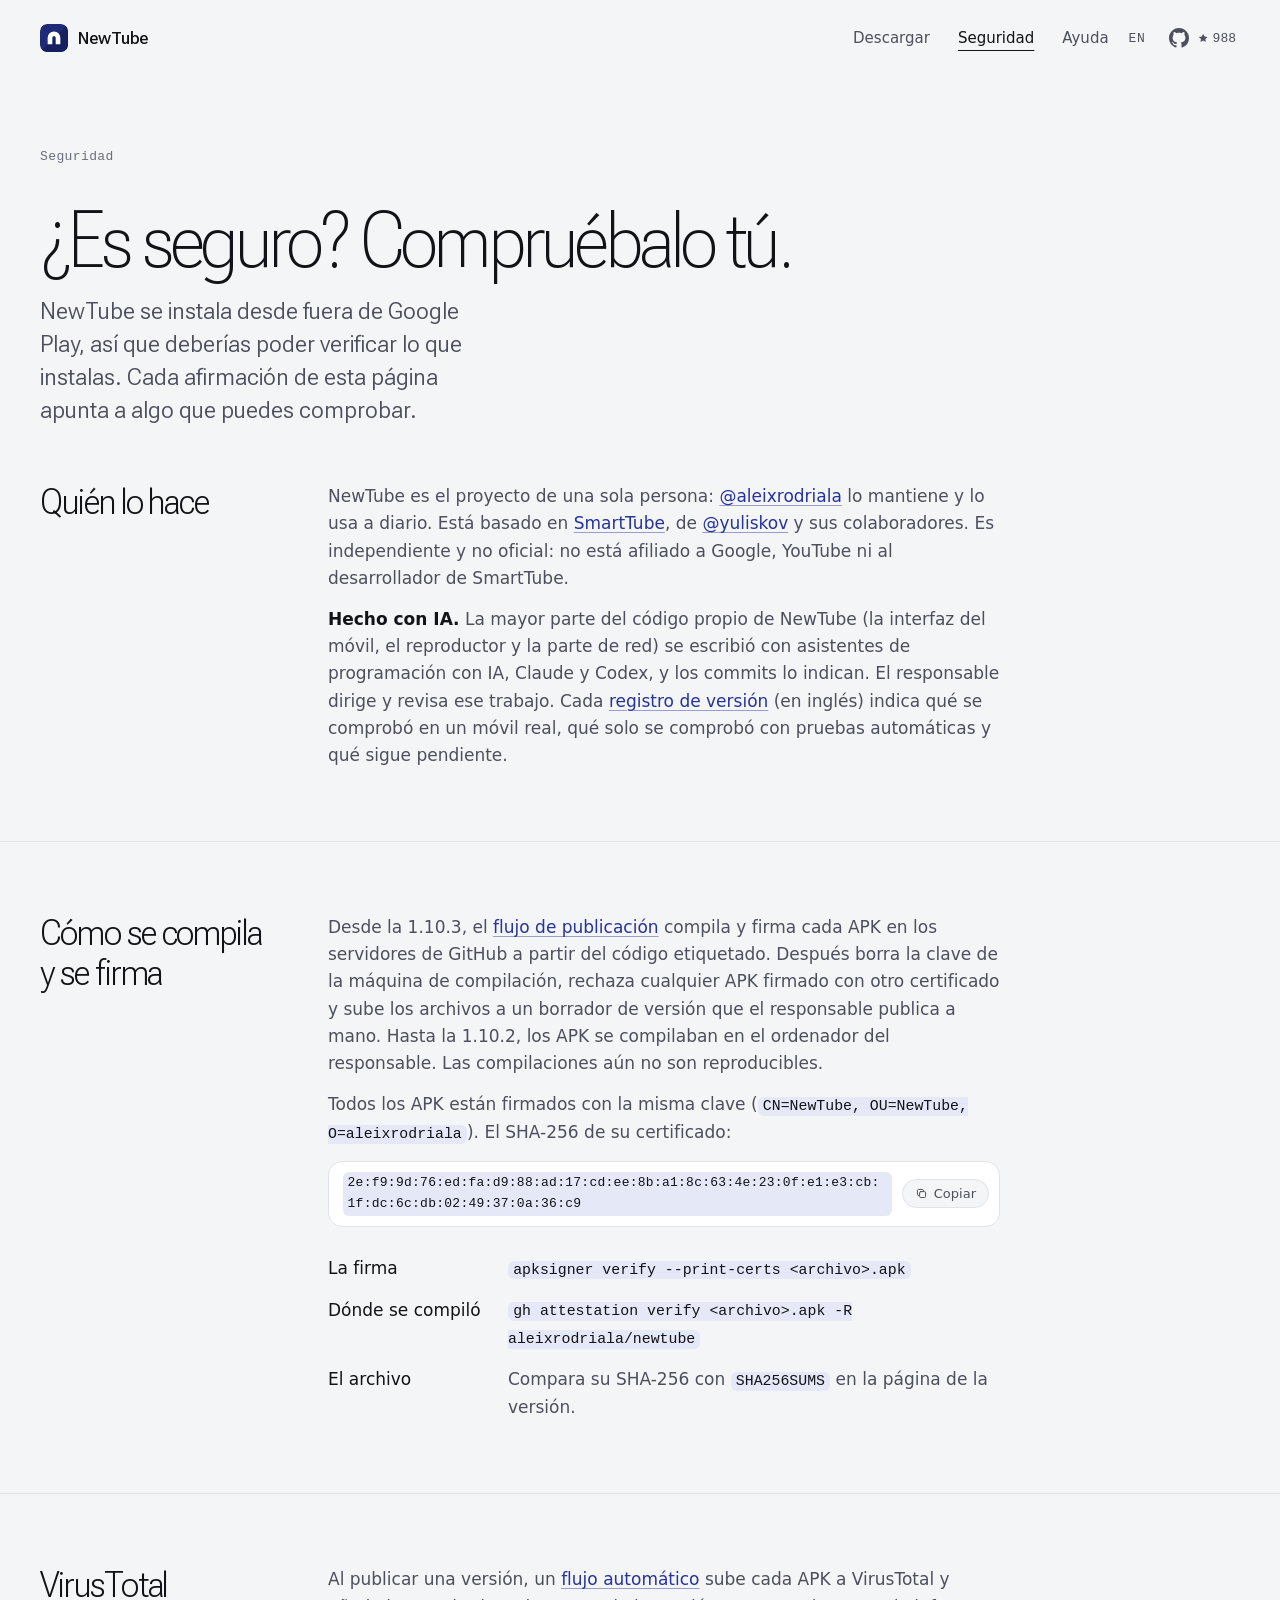
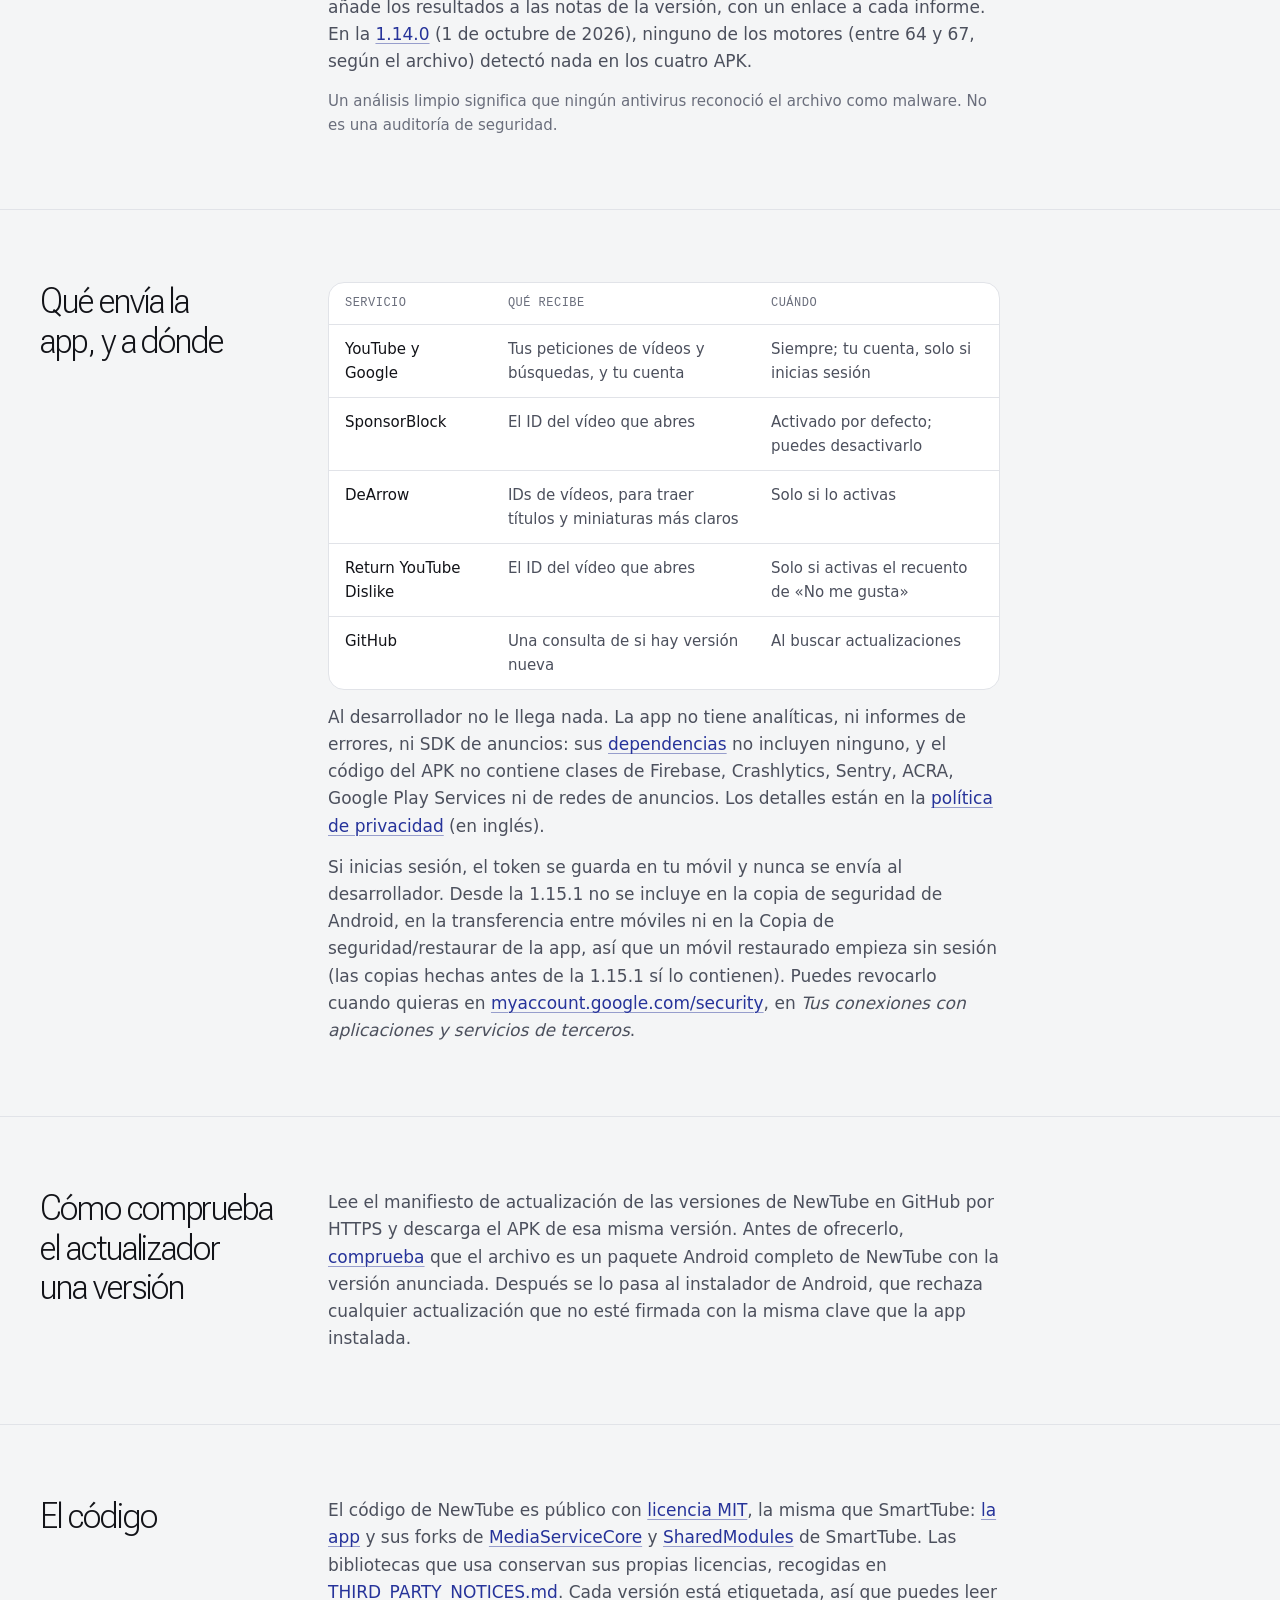
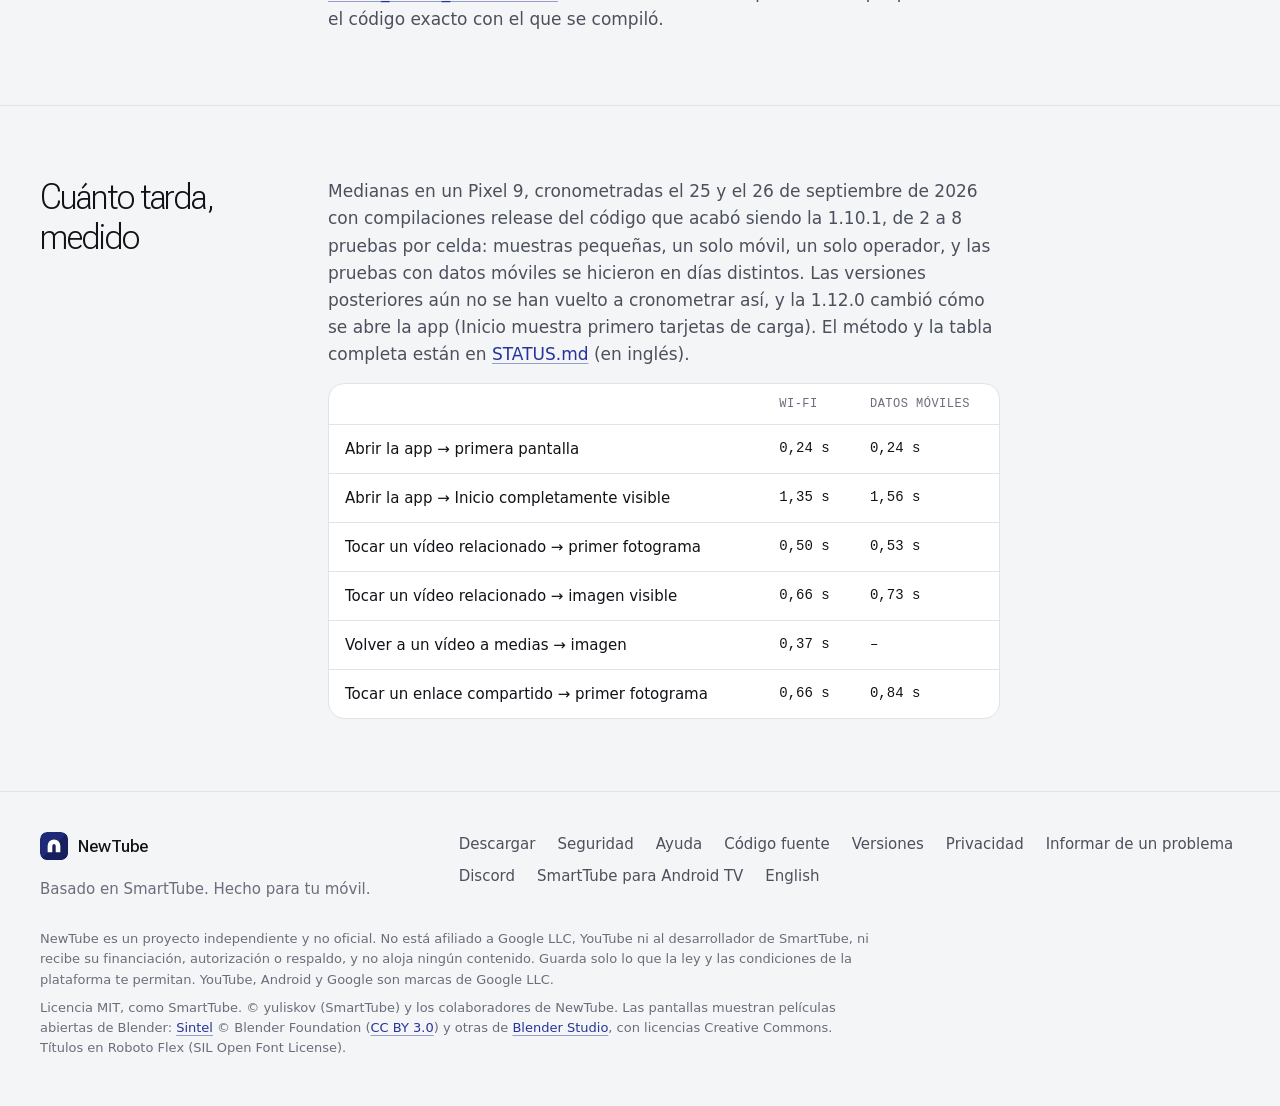
<file: es/trust/index.html>
<!doctype html>
<html lang="es">
<head>
  <meta charset="utf-8">
  <meta name="viewport" content="width=device-width, initial-scale=1">
  <meta http-equiv="Content-Security-Policy" content="default-src 'self'; img-src 'self' data:; style-src 'self'; script-src 'self'; font-src 'self'; media-src 'self'; connect-src 'none'; base-uri 'none'; form-action 'none'; object-src 'none'">
  <title>¿Es seguro NewTube? Confianza y verificación</title>
  <meta name="description" content="Quién hace NewTube, cómo se compilan y firman sus APK, qué envía la app y a dónde, y cómo comprobar cada cosa por tu cuenta.">
  <link rel="canonical" href="https://newtube.org/es/trust/">
  <link rel="alternate" hreflang="en" href="https://newtube.org/trust/">
  <link rel="alternate" hreflang="es" href="https://newtube.org/es/trust/">
  <link rel="alternate" hreflang="x-default" href="https://newtube.org/trust/">
  <meta name="robots" content="index, follow, max-image-preview:large">
  <meta name="color-scheme" content="light dark">
  <meta name="theme-color" content="#f4f5f6" media="(prefers-color-scheme: light)">
  <meta name="theme-color" content="#0d0e12" media="(prefers-color-scheme: dark)">
  <link rel="icon" href="/assets/icon.svg" type="image/svg+xml">
  <link rel="apple-touch-icon" href="/assets/apple-touch-icon.png">

  <meta property="og:type" content="website">
  <meta property="og:site_name" content="NewTube">
  <meta property="og:locale" content="es_ES">
  <meta property="og:locale:alternate" content="en_US">
  <meta property="og:url" content="https://newtube.org/es/trust/">
  <meta property="og:title" content="¿Es seguro NewTube? Confianza y verificación">
  <meta property="og:description" content="Quién hace NewTube, cómo se compilan y firman sus APK, qué envía la app y a dónde, y cómo comprobar cada cosa por tu cuenta.">
  <meta property="og:image" content="https://newtube.org/assets/og-image-es.jpg">
  <meta property="og:image:width" content="1280">
  <meta property="og:image:height" content="640">
  <meta property="og:image:alt" content="NewTube: SmartTube para móviles. Rápido, cuidado y de código abierto; no oficial, basado en SmartTube de @yuliskov. Un móvil muestra la página de un vídeo con Sintel.">
  <meta name="twitter:card" content="summary_large_image">

  <link rel="preload" href="/assets/fonts/roboto-flex-display.woff2" as="font" type="font/woff2" crossorigin>
  <link rel="stylesheet" href="/styles.css">
  <script src="/main.js" defer></script>
  
</head>
<body class="page-trust">
  <a class="skip" href="#main">Saltar al contenido</a>

  <svg class="sprite" aria-hidden="true" focusable="false">
    <symbol id="i-down" viewBox="0 0 24 24"><path d="M12 4.5v11m-4.75-4.75L12 15.5l4.75-4.75M5.5 19.5h13"/></symbol>
    <symbol id="i-arrow" viewBox="0 0 24 24"><path d="M5 12h13.5m-5.25-5.25L18.5 12l-5.25 5.25"/></symbol>
    <symbol id="i-copy" viewBox="0 0 24 24"><rect x="8.5" y="8.5" width="11" height="11" rx="2.25"/><path d="M15.5 8.5v-2a2 2 0 0 0-2-2h-7a2 2 0 0 0-2 2v7a2 2 0 0 0 2 2h2"/></symbol>
    <symbol id="i-star" viewBox="0 0 24 24"><path class="fill" d="M12 3.3l2.55 5.47 6 .72-4.43 4.1 1.17 5.92L12 16.56l-5.29 2.95 1.17-5.92-4.43-4.1 6-.72z"/></symbol>
    <symbol id="i-github" viewBox="0 0 16 16"><path class="fill" d="M8 0C3.58 0 0 3.58 0 8c0 3.54 2.29 6.53 5.47 7.59.4.07.55-.17.55-.38 0-.19-.01-.82-.01-1.49-2.01.37-2.53-.49-2.69-.94-.09-.23-.48-.94-.82-1.13-.28-.15-.68-.52-.01-.53.63-.01 1.08.58 1.23.82.72 1.21 1.87.87 2.33.66.07-.52.28-.87.51-1.07-1.78-.2-3.64-.89-3.64-3.95 0-.87.31-1.59.82-2.15-.08-.2-.36-1.02.08-2.12 0 0 .67-.21 2.2.82.64-.18 1.32-.27 2-.27.68 0 1.36.09 2 .27 1.53-1.04 2.2-.82 2.2-.82.44 1.1.16 1.92.08 2.12.51.56.82 1.27.82 2.15 0 3.07-1.87 3.75-3.65 3.95.29.25.54.73.54 1.48 0 1.07-.01 1.93-.01 2.2 0 .21.15.46.55.38A8.01 8.01 0 0 0 16 8c0-4.42-3.58-8-8-8Z"/></symbol>
  </svg>

  <header class="site-header">
    <div class="wrap bar">
      <a class="brand" href="/es/"><img src="/assets/icon.svg" width="28" height="28" alt=""><span>NewTube</span></a>
      <nav class="nav" aria-label="Principal">
        <ul>
          <li><a href="/es/download/">Descargar</a></li>
          <li><a href="/es/trust/" aria-current="page">Seguridad</a></li>
          <li><a href="/es/faq/">Ayuda</a></li>
        </ul>
      </nav>
      <a class="lang" href="/trust/" hreflang="en" lang="en" title="Read in English">EN</a>
      <a class="gh" href="https://github.com/aleixrodriala/newtube"><svg aria-hidden="true"><use href="#i-github"/></svg><span class="visually-hidden">Código fuente de NewTube en GitHub</span><span class="gh-stars" data-stars="988"><svg class="i fill" aria-hidden="true"><use href="#i-star"/></svg>988<span class="visually-hidden"> estrellas</span></span></a>
    </div>
  </header>

  <main id="main">
<section class="page-head">
      <div class="wrap">
        <p class="kicker">Seguridad</p>
        <h1>¿Es seguro? Compruébalo tú.</h1>
        <p class="lead">NewTube se instala desde fuera de Google Play, así que deberías poder verificar lo que instalas. Cada afirmación de esta página apunta a algo que puedes comprobar.</p>
      </div>
    </section>

    <section class="block" id="who" aria-labelledby="who-title">
      <div class="wrap two">
        <h2 id="who-title">Quién lo hace</h2>
        <div class="prose">
          <p>NewTube es el proyecto de una sola persona: <a href="https://github.com/aleixrodriala">@aleixrodriala</a> lo mantiene y lo usa a diario. Está basado en <a href="https://github.com/yuliskov/SmartTube">SmartTube</a>, de <a href="https://github.com/yuliskov">@yuliskov</a> y sus colaboradores. Es independiente y no oficial: no está afiliado a Google, YouTube ni al desarrollador de SmartTube.</p>
          <p id="ai"><strong>Hecho con IA.</strong> La mayor parte del código propio de NewTube (la interfaz del móvil, el reproductor y la parte de red) se escribió con asistentes de programación con IA, Claude y Codex, y los commits lo indican. El responsable dirige y revisa ese trabajo. Cada <a href="https://github.com/aleixrodriala/newtube/tree/main/docs/releases">registro de versión</a> (en inglés) indica qué se comprobó en un móvil real, qué solo se comprobó con pruebas automáticas y qué sigue pendiente.</p>
        </div>
      </div>
    </section>

    <section class="block" id="build" aria-labelledby="build-title">
      <div class="wrap two">
        <h2 id="build-title">Cómo se compila y se firma</h2>
        <div class="prose">
          <p>Desde la 1.10.3, el <a href="https://github.com/aleixrodriala/newtube/blob/main/.github/workflows/release.yml">flujo de publicación</a> compila y firma cada APK en los servidores de GitHub a partir del código etiquetado. Después borra la clave de la máquina de compilación, rechaza cualquier APK firmado con otro certificado y sube los archivos a un borrador de versión que el responsable publica a mano. Hasta la 1.10.2, los APK se compilaban en el ordenador del responsable. Las compilaciones aún no son reproducibles.</p>
          <p>Todos los APK están firmados con la misma clave (<code>CN=NewTube, OU=NewTube, O=aleixrodriala</code>). El SHA-256 de su certificado:</p>
          <div class="copy">
            <code id="cert-sha" class="hash">2e:f9:9d:76:ed:fa:d9:88:ad:17:cd:ee:8b:a1:8c:63:4e:23:0f:e1:e3:cb:1f:dc:6c:db:02:49:37:0a:36:c9</code>
            <button class="copy-btn" type="button" data-copy="cert-sha" hidden><svg class="i" aria-hidden="true"><use href="#i-copy"/></svg><span>Copiar</span></button>
          </div>
          <dl class="checks">
            <dt>La firma</dt><dd><code>apksigner verify --print-certs &lt;archivo&gt;.apk</code></dd>
            <dt>Dónde se compiló</dt><dd><code>gh attestation verify &lt;archivo&gt;.apk -R aleixrodriala/newtube</code></dd>
            <dt>El archivo</dt><dd>Compara su SHA-256 con <code>SHA256SUMS</code> en la página de la versión.</dd>
          </dl>
        </div>
      </div>
      <p class="visually-hidden" role="status" aria-live="polite" data-copy-status></p>
    </section>

    <section class="block" id="virustotal" aria-labelledby="vt-title">
      <div class="wrap two">
        <h2 id="vt-title">VirusTotal</h2>
        <div class="prose">
          <p>Al publicar una versión, un <a href="https://github.com/aleixrodriala/newtube/blob/main/.github/workflows/virustotal_scan.yml">flujo automático</a> sube cada APK a VirusTotal y añade los resultados a las notas de la versión, con un enlace a cada informe. En la <a href="https://github.com/aleixrodriala/newtube/releases/tag/v1.14.0">1.14.0</a> (1 de octubre de 2026), ninguno de los motores (entre 64 y 67, según el archivo) detectó nada en los cuatro APK.</p>
          <p class="quiet">Un análisis limpio significa que ningún antivirus reconoció el archivo como malware. No es una auditoría de seguridad.</p>
        </div>
      </div>
    </section>

    <section class="block" id="data" aria-labelledby="data-title">
      <div class="wrap two">
        <h2 id="data-title">Qué envía la app, y a dónde</h2>
        <div class="prose">
          <div class="table-scroll">
            <table class="flows">
              <thead><tr><th scope="col">Servicio</th><th scope="col">Qué recibe</th><th scope="col">Cuándo</th></tr></thead>
              <tbody>
                <tr><th scope="row">YouTube y Google</th><td>Tus peticiones de vídeos y búsquedas, y tu cuenta</td><td>Siempre; tu cuenta, solo si inicias sesión</td></tr>
                <tr><th scope="row">SponsorBlock</th><td>El ID del vídeo que abres</td><td>Activado por defecto; puedes desactivarlo</td></tr>
                <tr><th scope="row">DeArrow</th><td>IDs de vídeos, para traer títulos y miniaturas más claros</td><td>Solo si lo activas</td></tr>
                <tr><th scope="row">Return YouTube Dislike</th><td>El ID del vídeo que abres</td><td>Solo si activas el recuento de «No me gusta»</td></tr>
                <tr><th scope="row">GitHub</th><td>Una consulta de si hay versión nueva</td><td>Al buscar actualizaciones</td></tr>
              </tbody>
            </table>
          </div>
          <p>Al desarrollador no le llega nada. La app no tiene analíticas, ni informes de errores, ni SDK de anuncios: sus <a href="https://github.com/aleixrodriala/newtube/blob/main/smarttubetv/build.gradle">dependencias</a> no incluyen ninguno, y el código del APK no contiene clases de Firebase, Crashlytics, Sentry, ACRA, Google Play Services ni de redes de anuncios. Los detalles están en la <a href="https://github.com/aleixrodriala/newtube/blob/main/PRIVACY.md">política de privacidad</a> (en inglés).</p>
          <p>Si inicias sesión, el token se guarda en tu móvil y nunca se envía al desarrollador. Desde la 1.15.1 no se incluye en la copia de seguridad de Android, en la transferencia entre móviles ni en la Copia de seguridad/restaurar de la app, así que un móvil restaurado empieza sin sesión (las copias hechas antes de la 1.15.1 sí lo contienen). Puedes revocarlo cuando quieras en <a href="https://myaccount.google.com/security">myaccount.google.com/security</a>, en <em>Tus conexiones con aplicaciones y servicios de terceros</em>.</p>
        </div>
      </div>
    </section>

    <section class="block" id="updater" aria-labelledby="updater-title">
      <div class="wrap two">
        <h2 id="updater-title">Cómo comprueba el actualizador una versión</h2>
        <div class="prose">
          <p>Lee el manifiesto de actualización de las versiones de NewTube en GitHub por HTTPS y descarga el APK de esa misma versión. Antes de ofrecerlo, <a href="https://github.com/aleixrodriala/SharedModules/blob/master/appupdatechecker2/src/main/java/com/liskovsoft/appupdatechecker2/AppUpdateChecker.java">comprueba</a> que el archivo es un paquete Android completo de NewTube con la versión anunciada. Después se lo pasa al instalador de Android, que rechaza cualquier actualización que no esté firmada con la misma clave que la app instalada.</p>
        </div>
      </div>
    </section>

    <section class="block" id="source" aria-labelledby="source-title">
      <div class="wrap two">
        <h2 id="source-title">El código</h2>
        <div class="prose">
          <p>El código de NewTube es público con <a href="https://github.com/aleixrodriala/newtube/blob/main/LICENSE">licencia MIT</a>, la misma que SmartTube: <a href="https://github.com/aleixrodriala/newtube">la app</a> y sus forks de <a href="https://github.com/aleixrodriala/MediaServiceCore">MediaServiceCore</a> y <a href="https://github.com/aleixrodriala/SharedModules">SharedModules</a> de SmartTube. Las bibliotecas que usa conservan sus propias licencias, recogidas en <a href="https://github.com/aleixrodriala/newtube/blob/main/THIRD_PARTY_NOTICES.md">THIRD_PARTY_NOTICES.md</a>. Cada versión está etiquetada, así que puedes leer el código exacto con el que se compiló.</p>
        </div>
      </div>
    </section>

    <section class="block" id="speed" aria-labelledby="speed-title">
      <div class="wrap two">
        <h2 id="speed-title">Cuánto tarda, medido</h2>
        <div class="prose">
          <p>Medianas en un Pixel 9, cronometradas el 25 y el 26 de septiembre de 2026 con compilaciones release del código que acabó siendo la 1.10.1, de 2 a 8 pruebas por celda: muestras pequeñas, un solo móvil, un solo operador, y las pruebas con datos móviles se hicieron en días distintos. Las versiones posteriores aún no se han vuelto a cronometrar así, y la 1.12.0 cambió cómo se abre la app (Inicio muestra primero tarjetas de carga). El método y la tabla completa están en <a href="https://github.com/aleixrodriala/newtube/blob/main/docs/mobile-port/STATUS.md">STATUS.md</a> (en inglés).</p>
          <div class="table-scroll">
            <table class="nums">
              <thead><tr><th scope="col"><span class="visually-hidden">Acción</span></th><th scope="col">Wi-Fi</th><th scope="col">Datos móviles</th></tr></thead>
              <tbody>
                <tr><th scope="row">Abrir la app → primera pantalla</th><td>0,24 s</td><td>0,24 s</td></tr>
                <tr><th scope="row">Abrir la app → Inicio completamente visible</th><td>1,35 s</td><td>1,56 s</td></tr>
                <tr><th scope="row">Tocar un vídeo relacionado → primer fotograma</th><td>0,50 s</td><td>0,53 s</td></tr>
                <tr><th scope="row">Tocar un vídeo relacionado → imagen visible</th><td>0,66 s</td><td>0,73 s</td></tr>
                <tr><th scope="row">Volver a un vídeo a medias → imagen</th><td>0,37 s</td><td><span aria-label="sin medir">–</span></td></tr>
                <tr><th scope="row">Tocar un enlace compartido → primer fotograma</th><td>0,66 s</td><td>0,84 s</td></tr>
              </tbody>
            </table>
          </div>
        </div>
      </div>
    </section>

  </main>

  <footer class="site-footer">
    <div class="wrap foot">
      <div class="foot-brand">
        <a class="brand" href="/es/"><img src="/assets/icon.svg" width="28" height="28" alt=""><span>NewTube</span></a>
        <p>Basado en SmartTube. Hecho para tu móvil.</p>
      </div>
      <nav aria-label="Pie de página">
        <ul class="foot-links">
          <li><a href="/es/download/">Descargar</a></li>
          <li><a href="/es/trust/">Seguridad</a></li>
          <li><a href="/es/faq/">Ayuda</a></li>
          <li><a href="https://github.com/aleixrodriala/newtube">Código fuente</a></li>
          <li><a href="https://github.com/aleixrodriala/newtube/releases">Versiones</a></li>
          <li><a href="https://github.com/aleixrodriala/newtube/blob/main/PRIVACY.md">Privacidad</a></li>
          <li><a href="https://github.com/aleixrodriala/newtube/issues">Informar de un problema</a></li>
          <li><a href="https://discord.gg/xu3v6euSHq">Discord</a></li>
          <li><a href="https://github.com/yuliskov/SmartTube">SmartTube para Android TV</a></li>
          <li><a href="/trust/" hreflang="en" lang="en">English</a></li>
        </ul>
      </nav>
    </div>
    <div class="wrap fine">
      <p>NewTube es un proyecto independiente y no oficial. No está afiliado a Google LLC, YouTube ni al desarrollador de SmartTube, ni recibe su financiación, autorización o respaldo, y no aloja ningún contenido. Guarda solo lo que la ley y las condiciones de la plataforma te permitan. YouTube, Android y Google son marcas de Google LLC.</p>
      <p>Licencia MIT, como SmartTube. © yuliskov (SmartTube) y los colaboradores de NewTube. Las pantallas muestran películas abiertas de Blender: <a href="https://durian.blender.org/">Sintel</a> © Blender Foundation (<a href="https://creativecommons.org/licenses/by/3.0/deed.es">CC BY 3.0</a>) y otras de <a href="https://studio.blender.org/films/">Blender Studio</a>, con licencias Creative Commons. Títulos en Roboto Flex (SIL Open Font License).</p>
    </div>
  </footer>
</body>
</html>
</file>
<file: styles.css>
/* newtube.org. Plain CSS, no build step for styles, nothing loaded from third parties.
   Layout: a quiet page. Short sections on a pale ground, generous space, light display type;
   the only images are the app and the film it plays. Follows the system theme. */

@font-face {
  font-family: "NewTube Display";
  /* Roboto Flex (SIL OFL), cut to Latin + Spanish, wght 300–600 and the opsz axis. */
  src: url("/assets/fonts/roboto-flex-display.woff2") format("woff2");
  font-weight: 300 600;
  font-style: normal;
  font-display: swap;
}

:root {
  --ground: #f4f5f6;
  --surface: #ffffff;
  --ink: #121318;
  --ink-2: #4c505d;
  --ink-3: #6a6e7c;
  --line: #e1e3e8;
  --accent: #26339a;
  --accent-hover: #1c287f;
  --accent-ink: #ffffff;
  --accent-soft: #e5e8f6;
  --link: #26339a;
  --device: #101116;
  --shadow: 0 30px 60px -28px rgba(18, 22, 48, 0.35), 0 12px 24px -16px rgba(18, 22, 48, 0.18);

  --display: "NewTube Display", "Roboto Flex", Roboto, system-ui, -apple-system, "Segoe UI", sans-serif;
  --text: system-ui, -apple-system, "Segoe UI", Roboto, "Noto Sans", "Helvetica Neue", Arial, sans-serif;
  --mono: ui-monospace, "Roboto Mono", "SF Mono", Menlo, Consolas, "Liberation Mono", monospace;

  --gutter: 20px;
  --maxw: 1200px;
  --space: clamp(88px, 12vw, 168px);
  --ease-out: cubic-bezier(0.22, 1, 0.36, 1);
  color-scheme: light;
}

@media (prefers-color-scheme: dark) {
  :root {
    --ground: #0d0e12;
    --surface: #16171d;
    --ink: #ecedf1;
    --ink-2: #a9acb8;
    --ink-3: #7d818e;
    --line: #24262e;
    --accent: #dde1ff;
    --accent-hover: #ffffff;
    --accent-ink: #141a52;
    --accent-soft: #1d2036;
    --link: #b9c1ff;
    --device: #000000;
    --shadow: 0 30px 70px -30px rgba(0, 0, 0, 0.8), 0 12px 24px -16px rgba(0, 0, 0, 0.6);
    color-scheme: dark;
  }
}

@media (min-width: 700px) { :root { --gutter: 32px; } }
@media (min-width: 1100px) { :root { --gutter: 40px; } }

/* ---------- Base ---------- */
*, *::before, *::after { box-sizing: border-box; }
html { -webkit-text-size-adjust: 100%; text-size-adjust: 100%; }
@media (prefers-reduced-motion: no-preference) { html { scroll-behavior: smooth; } }
body {
  margin: 0;
  background: var(--ground);
  color: var(--ink);
  font: 400 1.0625rem/1.6 var(--text);
  -webkit-font-smoothing: antialiased;
  -moz-osx-font-smoothing: grayscale;
}
img, video, svg { display: block; max-width: 100%; }
img, video { height: auto; }
h1, h2, h3 { margin: 0; font-family: var(--display); text-wrap: balance; }
p, ul, ol, figure { margin: 0; }
ul, ol { padding: 0; list-style: none; }
a { color: var(--link); text-decoration-thickness: 1px; text-underline-offset: 0.2em;
  text-decoration-color: color-mix(in srgb, currentColor 45%, transparent);
  transition: color 0.18s ease, text-decoration-color 0.18s ease; }
a:hover { text-decoration-color: currentColor; }
:focus-visible { outline: 2px solid var(--link); outline-offset: 3px; border-radius: 4px; }
.sprite { display: none; }
.i { width: 1.15em; height: 1.15em; fill: none; stroke: currentColor; stroke-width: 1.8; stroke-linecap: round; stroke-linejoin: round; flex: none; }
.fill { fill: currentColor; stroke: none; }

.wrap { width: 100%; max-width: calc(var(--maxw) + 2 * var(--gutter)); margin-inline: auto; padding-inline: var(--gutter); }

.skip { position: absolute; left: var(--gutter); top: -100px; background: var(--surface); color: var(--ink); padding: 10px 14px; border-radius: 10px; z-index: 10; }
.skip:focus { top: 12px; }

/* ---------- Header ---------- */
.site-header { padding-block: 14px; }
.bar { display: flex; align-items: center; gap: 18px; min-height: 48px; }
.brand { display: inline-flex; align-items: center; gap: 10px; color: var(--ink); text-decoration: none;
  font: 500 1.0625rem/1 var(--display); letter-spacing: -0.005em; }
.brand img { width: 28px; height: 28px; border-radius: 7px; }
.nav { margin-left: auto; }
.nav ul { display: flex; gap: clamp(12px, 3vw, 28px); }
.nav a, .lang { color: var(--ink-2); text-decoration: none; font-size: 0.9375rem; }
.nav a, .lang, .gh, .get-more a, .foot-links a, .apk-list a, .copy-btn, .faq summary { transition: color 0.18s ease, background-color 0.18s ease; }
.nav a:hover, .lang:hover, .nav a[aria-current="page"] { color: var(--ink); }
.nav a[aria-current="page"] { text-decoration: underline; text-decoration-thickness: 1px; text-underline-offset: 0.45em; }
.lang { font: 500 0.8125rem/1 var(--mono); letter-spacing: 0.04em; padding: 6px 2px; }
.gh { color: var(--ink-2); display: inline-flex; align-items: center; gap: 8px; padding: 4px; text-decoration: none; }
.gh > svg { width: 20px; height: 20px; }
.gh:hover { color: var(--ink); }
.gh-stars { display: inline-flex; align-items: center; gap: 3px; font: 500 0.8125rem/1 var(--mono); font-variant-numeric: tabular-nums; }
.gh-stars .i { width: 0.95em; height: 0.95em; }
.gh-stars[data-stars=""] { display: none; }
.brand, .lang, .gh { flex: none; }
@media (max-width: 459px) {
  .brand span { display: none; }
  .bar { gap: 12px; }
  .nav ul { gap: 12px; }
  .gh { gap: 6px; padding: 4px 0; }
}
/* small phones (360 px and below): the Spanish menu is the longest one */
@media (max-width: 379px) {
  :root { --gutter: 16px; }
  .bar { gap: 9px; }
  .nav ul { gap: 9px; }
  .nav a { font-size: 0.875rem; }
  .brand img { width: 26px; height: 26px; }
  .gh { gap: 4px; }
  .gh > svg { width: 18px; height: 18px; }
}

/* ---------- Type ---------- */
.kicker { font: 500 0.8125rem/1.4 var(--mono); letter-spacing: 0.03em; color: var(--ink-3); }
h1 {
  font-weight: 300;
  font-size: clamp(2.75rem, 1.35rem + 5.6vw, 6rem);
  line-height: 0.98;
  letter-spacing: -0.035em;
  margin-top: 0.45em;
}
h2 {
  font-weight: 300;
  font-size: clamp(2rem, 1.3rem + 2.8vw, 3.4rem);
  line-height: 1.04;
  letter-spacing: -0.03em;
}
h3 { font-weight: 500; font-size: 1.0625rem; line-height: 1.3; letter-spacing: -0.005em; }
.lead {
  font: 350 clamp(1.15rem, 1rem + 0.55vw, 1.45rem)/1.42 var(--display);
  color: var(--ink-2);
  margin-top: 1.1rem;
  max-width: 33ch;
}
.lead a { color: inherit; }
.quiet { color: var(--ink-3); font-size: 0.9375rem; }

/* ---------- Download ---------- */
.get { display: grid; justify-items: start; gap: 12px; margin-top: 2rem; }
.btn {
  display: inline-flex; align-items: center; gap: 10px;
  min-height: 54px; padding: 0 26px 0 22px;
  border-radius: 999px;
  background: var(--accent); color: var(--accent-ink);
  font: 600 1rem/1 var(--text); text-decoration: none;
  transition: background-color 0.2s ease, transform 0.25s var(--ease-out), box-shadow 0.25s ease;
}
.btn .i { transition: transform 0.3s var(--ease-out); }
.btn:hover { background: var(--accent-hover); color: var(--accent-ink); }
@media (hover: hover) {
  .btn:hover { transform: translateY(-2px); box-shadow: 0 12px 26px -12px color-mix(in srgb, var(--accent) 75%, transparent); }
  .btn:hover .i { transform: translateY(2px); }
}
.btn:active { transform: scale(0.97); transition-duration: 0.08s; }
.get-meta { font: 400 0.8125rem/1.5 var(--mono); color: var(--ink-3); letter-spacing: 0.01em; }
.get-more { display: flex; flex-wrap: wrap; gap: 6px 20px; font-size: 0.9375rem; }
.get-more a { color: var(--ink-2); }
.get-more a:hover { color: var(--ink); }

/* ---------- Hero ---------- */
.hero { padding-block: clamp(20px, 5vw, 56px) 0; }
.hero-grid { display: grid; gap: 48px; grid-template-columns: minmax(0, 1fr); align-items: center; }
@media (min-width: 900px) { .hero-grid { grid-template-columns: minmax(0, 1fr) minmax(0, 360px); gap: clamp(48px, 7vw, 120px); } }
.hero-text { max-width: 40rem; }
.hero .lead { max-width: 36ch; }
.hero-phone { margin: 0; justify-self: center; width: min(72vw, 280px); }
@media (min-width: 900px) { .hero-phone { width: 100%; max-width: 340px; justify-self: end; } }
.hero-phone img { width: 100%; border-radius: clamp(30px, 3vw, 42px); border: 7px solid var(--device); background: var(--device); box-shadow: var(--shadow); }

/* release line under the download button; it disappears when the build had no release data */
.get-meta .rl:not(:empty)::after { content: " · "; }
.btn-size { font: 400 0.8125rem/1 var(--mono); opacity: 0.8; margin-left: 4px; }
.btn-size:empty { display: none; }

.section-lead { margin-top: 1.1rem; max-width: 40rem; color: var(--ink-2);
  font: 350 clamp(1.1rem, 1rem + 0.4vw, 1.3rem)/1.45 var(--display); }

/* ---------- Speed ---------- */
.speed { padding-block: var(--space) 0; }
.stats { display: grid; grid-template-columns: repeat(2, minmax(0, 1fr)); gap: 32px 24px; margin-top: clamp(36px, 5vw, 64px); }
@media (min-width: 900px) { .stats { grid-template-columns: repeat(4, minmax(0, 1fr)); gap: 40px; } }
.stats li { border-top: 1px solid var(--line); padding-top: 18px; }
.stat { font: 300 1.5rem/1 var(--display); color: var(--ink-2); font-variant-numeric: tabular-nums; }
.stat .n { font-size: clamp(3rem, 2.2rem + 3.6vw, 5.25rem); color: var(--ink); letter-spacing: -0.04em; transition: color 0.8s ease; }
.stat.ticking .n { color: var(--link); transition: none; }
.stat-label { margin-top: 12px; color: var(--ink-2); font-size: 0.9875rem; line-height: 1.45; max-width: 16rem; }
.speed .quiet { margin-top: 32px; }

/* ---------- Demo with chapters ---------- */
.demo { padding-block: var(--space) 0; }
.demo h2 { max-width: 20ch; }
.demo-grid { display: grid; gap: 36px; grid-template-columns: minmax(0, 1fr); margin-top: clamp(36px, 5vw, 64px); align-items: center; }
@media (min-width: 900px) { .demo-grid { grid-template-columns: minmax(0, 340px) minmax(0, 1fr); gap: clamp(48px, 7vw, 120px); } }
.device { position: relative; width: min(100%, 300px); justify-self: center; }
@media (min-width: 900px) { .device { width: 100%; } }
.device video {
  width: 100%; aspect-ratio: 540 / 1212; object-fit: cover;
  border-radius: 34px; border: 6px solid var(--device); background: var(--device);
  box-shadow: var(--shadow);
}
.play {
  position: absolute; left: 50%; bottom: 22px; transform: translateX(-50%);
  border: 0; border-radius: 999px; padding: 8px 16px; cursor: pointer;
  font: 500 0.8125rem/1 var(--mono); letter-spacing: 0.02em;
  background: rgba(16, 17, 22, 0.72); color: #fff;
  -webkit-backdrop-filter: blur(6px); backdrop-filter: blur(6px);
}
.play[aria-pressed="true"] { opacity: 0; }
.device:hover .play[aria-pressed="true"], .play:focus-visible { opacity: 1; }

.chapters { display: grid; gap: 2px; }
.chapters button {
  all: unset; box-sizing: border-box; cursor: pointer; width: 100%;
  display: grid; grid-template-columns: 3.4rem minmax(0, 1fr); column-gap: 8px; row-gap: 2px;
  padding: 14px 12px 16px; border-radius: 14px; position: relative;
}
.chapters button { transition: background-color 0.2s ease; }
.chapters .ch, .chapters .cd { transition: color 0.3s ease; }
.chapters button:hover { background: color-mix(in srgb, var(--surface) 70%, transparent); }
.chapters button:focus-visible { outline: 2px solid var(--link); outline-offset: 0; }
.chapters .ts { grid-row: 1 / span 2; font: 400 0.8125rem/1.7 var(--mono); color: var(--ink-3); font-variant-numeric: tabular-nums; }
.chapters .ch { font: 500 1.125rem/1.35 var(--display); color: var(--ink-2); }
.chapters .cd { color: var(--ink-3); font-size: 0.9375rem; line-height: 1.5; }
.chapters .ch-bar { position: absolute; left: calc(12px + 3.4rem + 8px); right: 12px; bottom: 6px; height: 2px; border-radius: 2px; background: var(--line); overflow: hidden; }
.chapters .ch-bar i { display: block; height: 100%; width: 0; background: var(--ink); }
.chapters .on .ch { color: var(--ink); }
.chapters .on .cd { color: var(--ink-2); }
@media (max-width: 899px) {
  .chapters button { padding: 10px 6px 14px; }
  .chapters .cd { display: none; }
  .chapters .on .cd { display: block; }
  .chapters .ch-bar { left: calc(6px + 3.4rem + 8px); right: 6px; }
}

.also { display: flex; flex-wrap: wrap; gap: 8px 10px; margin-top: clamp(48px, 6vw, 80px); max-width: 60rem; }
.also li { font-size: 0.9375rem; color: var(--ink-2); padding: 7px 14px; border-radius: 999px; border: 1px solid var(--line); }

/* ---------- Sign-in ---------- */
.signin { padding-block: var(--space) 0; }
.signin-grid { display: grid; gap: 40px; grid-template-columns: minmax(0, 1fr); align-items: center; }
@media (min-width: 900px) { .signin-grid { grid-template-columns: minmax(0, 1.1fr) minmax(0, 1fr); gap: 80px; } }
.signin p { max-width: 36rem; margin-top: 1.25rem; color: var(--ink-2); }
.signin p.quiet { margin-top: 1rem; color: var(--ink-3); }
.code { display: flex; flex-wrap: wrap; gap: 10px; justify-content: flex-start; }
@media (min-width: 900px) { .code { justify-content: center; } }
.code span {
  font: 400 clamp(1.6rem, 1rem + 2.4vw, 2.6rem)/1 var(--mono); letter-spacing: 0.14em;
  padding: 0.55em 0.5em 0.55em 0.64em; border-radius: 16px;
  background: var(--surface); color: var(--ink); border: 1px solid var(--line);
}

/* ---------- Trust summary ---------- */
.trust-sum { padding-block: var(--space) 0; }
.facts { display: grid; gap: 28px; grid-template-columns: minmax(0, 1fr); margin-top: clamp(28px, 4vw, 48px); }
@media (min-width: 800px) { .facts { grid-template-columns: repeat(3, minmax(0, 1fr)); gap: 40px; } }
.facts li { border-top: 1px solid var(--line); padding-top: 18px; }
.facts p { margin-top: 8px; color: var(--ink-2); font-size: 0.9875rem; }
.more { margin-top: 28px; }
.more a { display: inline-flex; align-items: center; gap: 8px; }

/* ---------- Closing call ---------- */
.end { padding-block: var(--space); }
.end .wrap { display: grid; justify-items: center; text-align: center; }
.end-icon { width: 76px; height: 76px; margin-bottom: 28px;
  filter: drop-shadow(0 18px 24px rgba(20, 28, 90, 0.22)) drop-shadow(0 4px 8px rgba(20, 28, 90, 0.12)); }
.end .get { margin-top: 1.75rem; justify-items: center; }
.end .get-more { justify-content: center; }

/* ---------- Footer ---------- */
.site-footer { border-top: 1px solid var(--line); padding-block: 40px 48px; font-size: 0.9375rem; color: var(--ink-3); }
.foot { display: grid; gap: 28px; grid-template-columns: minmax(0, 1fr); }
@media (min-width: 800px) { .foot { grid-template-columns: minmax(0, 1fr) minmax(0, 2fr); } }
.foot-brand p { margin-top: 10px; }
.foot-links { display: flex; flex-wrap: wrap; gap: 8px 22px; }
.foot-links a { color: var(--ink-2); text-decoration: none; }
.foot-links a:hover { color: var(--ink); text-decoration: underline; }
.fine { margin-top: 28px; display: grid; gap: 8px; font-size: 0.8125rem; line-height: 1.55; }
.fine p { max-width: 52rem; }


/* ---------- Inner pages: download, trust, FAQ ---------- */
.visually-hidden { position: absolute !important; width: 1px; height: 1px; margin: -1px; padding: 0; overflow: hidden; clip: rect(0 0 0 0); white-space: nowrap; border: 0; }
.page-head { padding-block: clamp(28px, 6vw, 72px) clamp(24px, 4vw, 48px); }
.page-head h1 { font-size: clamp(2.5rem, 1.4rem + 4.4vw, 5rem); }
.page-head .lead { max-width: 38ch; }
.block { padding-block: clamp(40px, 6vw, 72px); border-top: 1px solid var(--line); }
.page-head + .block { border-top: 0; padding-top: 8px; }
.two { display: grid; gap: 18px 48px; grid-template-columns: minmax(0, 1fr); }
@media (min-width: 900px) { .two { grid-template-columns: minmax(0, 15rem) minmax(0, 1fr); } }
.two > h2 { font-size: clamp(1.6rem, 1.2rem + 1.4vw, 2.2rem); line-height: 1.12; }
.prose { display: grid; gap: 14px; max-width: 42rem; color: var(--ink-2); }
.prose strong { color: var(--ink); font-weight: 600; }
.quiet a { color: inherit; }
code { font-family: var(--mono); font-size: 0.875em; overflow-wrap: anywhere; }
.prose code, .faq code { padding: 0.1em 0.35em; border-radius: 6px; background: var(--accent-soft); color: var(--ink); }
.steps { list-style: none; counter-reset: step; display: grid; gap: 10px; }
.steps li { counter-increment: step; position: relative; padding-left: 2rem; }
.steps li::before { content: counter(step); position: absolute; left: 0; top: 0; font: 400 0.875rem/1.75 var(--mono); color: var(--ink-3); }

/* the file picker */
.apk-main { display: grid; gap: 18px; align-items: center; grid-template-columns: minmax(0, 1fr);
  padding: clamp(20px, 3vw, 32px); border-radius: 22px; background: var(--surface); border: 1px solid var(--line); }
@media (min-width: 700px) { .apk-main { grid-template-columns: minmax(0, 1fr) auto; } }
.apk-for { font: 400 clamp(1.25rem, 1rem + 0.8vw, 1.6rem)/1.3 var(--display); letter-spacing: -0.01em; }
.apk-name { margin-top: 8px; color: var(--ink-3); font-size: 0.875rem; }
.apk-name code { overflow-wrap: anywhere; }
.apk-list { margin-top: 10px; display: grid; }
.apk-list a { display: grid; grid-template-columns: 7.5rem minmax(0, 1fr) auto; gap: 6px 16px; align-items: baseline;
  padding: 16px clamp(20px, 3vw, 32px); border-bottom: 1px solid var(--line); color: var(--ink-2); text-decoration: none; }
.apk-list a:hover { color: var(--ink); background: color-mix(in srgb, var(--surface) 60%, transparent); }
.apk-list code { color: var(--ink); font-size: 0.9375rem; }
.apk-list .sz { font: 400 0.8125rem/1 var(--mono); color: var(--ink-3); }
@media (max-width: 559px) { .apk-list a { grid-template-columns: minmax(0, 1fr) auto; } .apk-list a > span:not(.sz) { grid-column: 1 / -1; grid-row: 2; } }
.block .get-meta { margin-top: 18px; padding-inline: clamp(20px, 3vw, 32px); }
.block .get-meta a { color: var(--ink-2); }

/* copyable values */
.copy { display: flex; align-items: center; gap: 10px; padding: 10px 10px 10px 14px; border-radius: 14px;
  background: var(--surface); border: 1px solid var(--line); }
.copy code { flex: 1 1 auto; min-width: 0; font-size: 0.875rem; color: var(--ink); }
.copy .hash { font-size: 0.8125rem; line-height: 1.6; letter-spacing: 0.02em; }
.copy-btn { flex: none; display: inline-flex; align-items: center; gap: 6px; border: 1px solid var(--line); background: var(--ground);
  color: var(--ink-2); border-radius: 999px; padding: 7px 12px; font: 500 0.8125rem/1 var(--text); cursor: pointer; }
.copy-btn:hover { color: var(--ink); }
.copy-btn .i { width: 1em; height: 1em; }
.checks { display: grid; grid-template-columns: minmax(0, 1fr); gap: 4px 20px; margin: 4px 0 0; }
@media (min-width: 640px) { .checks { grid-template-columns: 10rem minmax(0, 1fr); } }
.checks dt { color: var(--ink); font-weight: 500; padding-top: 10px; }
.checks dd { margin: 0; padding-top: 10px; }
@media (max-width: 639px) { .checks dd { padding-top: 2px; } }

/* tables */
.table-scroll { overflow-x: auto; border: 1px solid var(--line); border-radius: 16px; background: var(--surface); }
table { width: 100%; border-collapse: collapse; font-size: 0.9375rem; }
th, td { text-align: left; padding: 12px 16px; border-bottom: 1px solid var(--line); vertical-align: top; }
tbody tr:last-child th, tbody tr:last-child td { border-bottom: 0; }
thead th { font: 500 0.75rem/1.4 var(--mono); letter-spacing: 0.04em; color: var(--ink-3); text-transform: uppercase; }
tbody th { font-weight: 500; color: var(--ink); }
td { color: var(--ink-2); }
.nums td { font: 400 0.875rem/1.6 var(--mono); font-variant-numeric: tabular-nums; white-space: nowrap; color: var(--ink); }
/* the data-flow table becomes a list of cards on phones instead of scrolling sideways */
@media (max-width: 599px) {
  .flows thead { position: absolute; width: 1px; height: 1px; overflow: hidden; clip: rect(0 0 0 0); }
  .flows tr { display: grid; gap: 2px; padding: 14px 16px; border-bottom: 1px solid var(--line); }
  .flows tbody tr:last-child { border-bottom: 0; }
  .flows th, .flows td { display: block; padding: 0; border: 0; }
  .flows td:last-child { font-size: 0.875rem; color: var(--ink-3); }
}

/* FAQ */
.faq { display: grid; max-width: 44rem; }
.faq details { border-bottom: 1px solid var(--line); }
.faq details:first-child { border-top: 1px solid var(--line); }
.faq summary { list-style: none; cursor: pointer; padding: 16px 40px 16px 0; position: relative;
  font: 400 1.125rem/1.4 var(--display); color: var(--ink); }
.faq summary::-webkit-details-marker { display: none; }
.faq summary:hover { color: var(--link); }
.faq summary::after { content: ""; position: absolute; right: 6px; top: 50%; width: 10px; height: 10px; margin-top: -7px;
  border-right: 1.5px solid var(--ink-3); border-bottom: 1.5px solid var(--ink-3); transform: rotate(45deg); transition: transform 0.3s var(--ease-out), margin-top 0.3s var(--ease-out); }
.faq details[open] summary::after { transform: rotate(-135deg); margin-top: -2px; }
.faq details > div { padding: 0 0 20px; display: grid; gap: 12px; color: var(--ink-2); }
.faq :target > summary { color: var(--link); }

/* ---------- Motion ----------
   Entrances on load for the first screen, reveals tied to scrolling for the rest (CSS scroll-driven
   animations: smooth, no script, and simply absent where unsupported), a crossfade between pages
   with the header held still, and FAQ answers that open smoothly. "Reduce motion" turns all of it off. */
@keyframes rise-in { from { opacity: 0; transform: translateY(18px); } }
@keyframes phone-in { from { opacity: 0; transform: translateY(44px) scale(0.97); } }
@keyframes reveal { from { opacity: 0; transform: translateY(34px); } to { opacity: 1; transform: none; } }
@keyframes pop { from { opacity: 0; transform: translateY(20px) scale(0.86); } to { opacity: 1; transform: none; } }
@keyframes drift { to { transform: translateY(56px); } }
@keyframes page-out { to { opacity: 0; } }
@keyframes page-in { from { opacity: 0; } }

@media (prefers-reduced-motion: no-preference) {
  .hero-text > *, .page-head .wrap > * { animation: rise-in 0.8s var(--ease-out) both; }
  .hero-text > :nth-child(2), .page-head .wrap > :nth-child(2) { animation-delay: 0.07s; }
  .hero-text > :nth-child(3), .page-head .wrap > :nth-child(3) { animation-delay: 0.14s; }
  .hero-text > :nth-child(4), .page-head .wrap > :nth-child(4) { animation-delay: 0.21s; }
  .hero-phone { animation: phone-in 1.1s var(--ease-out) 0.12s both; }
  .faq details[open] > div { animation: rise-in 0.45s var(--ease-out) both; }

  @supports (animation-timeline: view()) {
    :is(.speed, .demo, .trust-sum) :is(h2, .section-lead, .quiet, .more),
    .stats li, .demo-grid > *, .also li, .signin-grid > div, .facts li, .end .get, .end h2,
    .block .wrap > * {
      animation: reveal linear both;
      animation-timeline: view();
      animation-range: entry 0% entry 75%;
    }
    /* rows cascade instead of arriving as one block */
    .stats li:nth-child(2), .facts li:nth-child(2), .code span:nth-child(2) { animation-range: entry 8% entry 83%; }
    .stats li:nth-child(3), .facts li:nth-child(3), .code span:nth-child(3) { animation-range: entry 16% entry 91%; }
    .stats li:nth-child(4) { animation-range: entry 24% entry 99%; }
    .also li:nth-child(3n + 2) { animation-range: entry 6% entry 81%; }
    .also li:nth-child(3n) { animation-range: entry 12% entry 87%; }
    .code span, .end-icon { animation: pop linear both; animation-timeline: view(); animation-range: entry 10% entry 80%; }
    .end-icon { animation-range: entry 20% entry 90%; }
  }
  /* the hero phone drifts a little slower than the page */
  @supports (animation-timeline: scroll()) {
    @media (min-width: 900px) {
      .hero-phone img { animation: drift linear both; animation-timeline: scroll(root); animation-range: 0 100vh; }
    }
  }
  /* FAQ answers open smoothly where the browser can animate to auto height */
  @supports (interpolate-size: allow-keywords) and selector(::details-content) {
    .faq { interpolate-size: allow-keywords; }
    .faq details::details-content { block-size: 0; overflow-y: clip;
      transition: block-size 0.35s var(--ease-out), content-visibility 0.35s allow-discrete; }
    .faq details[open]::details-content { block-size: auto; }
  }
}

/* moving between pages: the old page fades, the new one fades in, the header stays put */
@view-transition { navigation: auto; }
.site-header { view-transition-name: site-header; }
::view-transition-old(root) { animation: page-out 0.16s ease both; }
::view-transition-new(root) { animation: page-in 0.3s var(--ease-out) both; }

@media (prefers-reduced-motion: reduce) {
  *, *::before, *::after { transition: none !important; animation: none !important; scroll-behavior: auto !important; }
  ::view-transition-group(*), ::view-transition-old(*), ::view-transition-new(*) { animation: none !important; }
}
</file>
